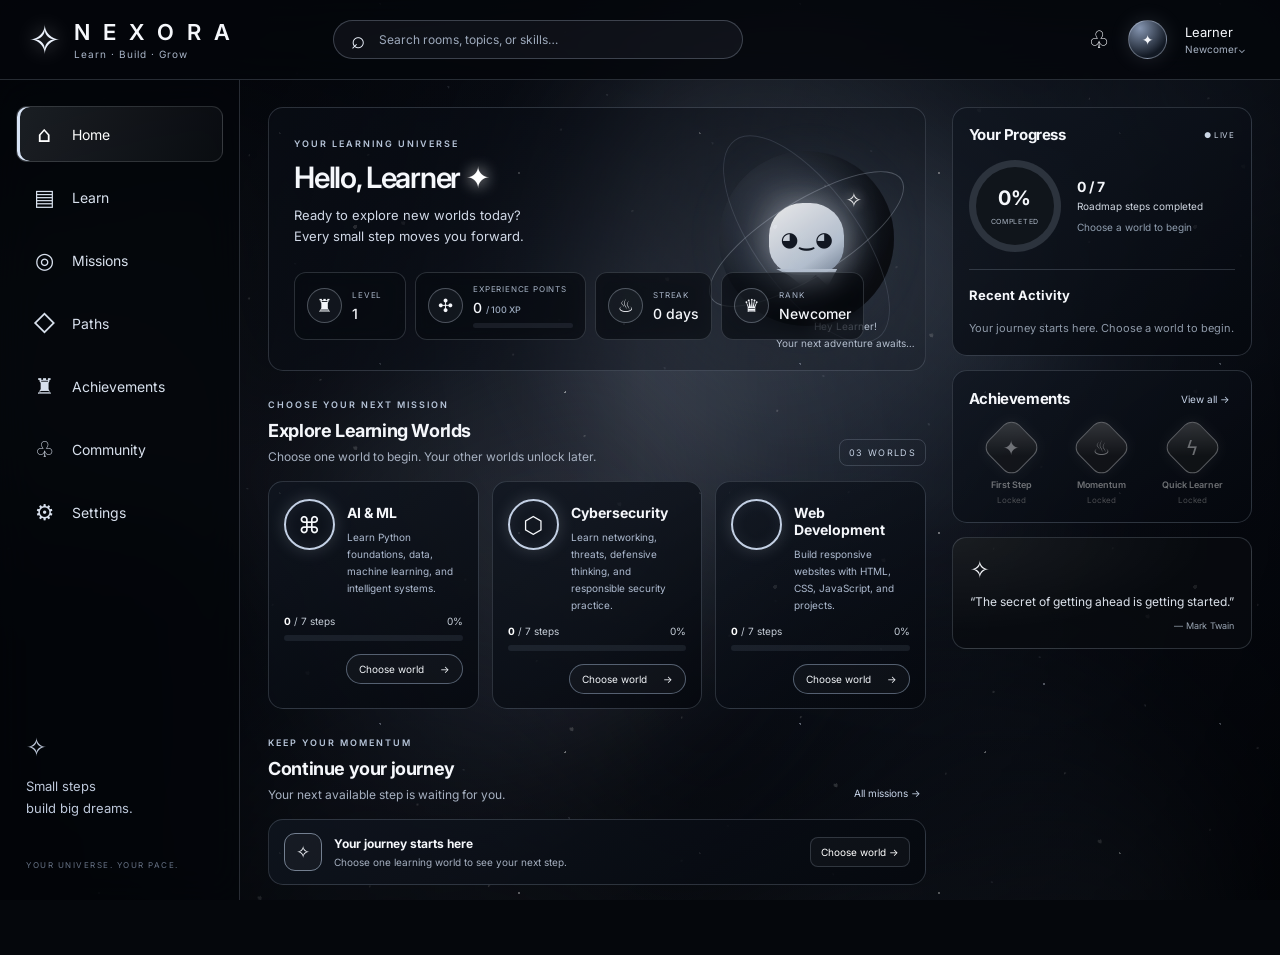
<file: index.html>
<!DOCTYPE html>
<html lang="en">
<head>
<meta charset="UTF-8"><meta name="viewport" content="width=device-width, initial-scale=1.0">
<meta name="theme-color" content="#05070c"><title>NEXORA — Learning Universe</title>
<link rel="preconnect" href="https://fonts.googleapis.com"><link rel="preconnect" href="https://fonts.gstatic.com" crossorigin>
<link href="https://fonts.googleapis.com/css2?family=Inter:wght@400;500;600;700;800&display=swap" rel="stylesheet"><link rel="stylesheet" href="style.css">
</head>
<body>
<div class="space-bg" aria-hidden="true"><div class="nebula nebula-one"></div><div class="nebula nebula-two"></div><div class="nebula nebula-three"></div><div class="starfield"></div><div class="dust"></div></div>
<header class="topbar"><button class="mobile-menu" id="mobileMenu" aria-label="Toggle navigation">☰</button><a class="brand" href="#home"><span class="brand-star">✧</span><span><strong>N E X O R A</strong><small>Learn · Build · Grow</small></span></a><label class="search"><span>⌕</span><input id="searchInput" type="search" placeholder="Search rooms, topics, or skills…" autocomplete="off"></label><div class="top-actions"><button class="icon-button" id="notifications" aria-label="Notifications" title="Notifications">♧</button><span class="avatar">✦</span><button id="profileButton" class="profile-button"><span id="topUsername">Learner</span><small id="topRank">Newcomer⌄</small></button></div></header>
<aside class="sidebar" id="sidebar"><nav aria-label="Main navigation"><button class="nav-link active" data-view="home"><span>⌂</span>Home</button><button class="nav-link" data-view="learn"><span>▤</span>Learn</button><button class="nav-link" data-view="missions"><span>◎</span>Missions</button><button class="nav-link" data-view="paths"><span>◇</span>Paths</button><button class="nav-link" data-view="achievements"><span>♜</span>Achievements</button><button class="nav-link" data-view="community"><span>♧</span>Community</button><button class="nav-link" data-view="settings"><span>⚙</span>Settings</button></nav><div class="sidebar-quote"><span>✧</span><p>Small steps<br>build big dreams.</p></div><div class="sidebar-foot">YOUR UNIVERSE. YOUR PACE.</div></aside>
<main class="app-main">
<section class="view active" id="view-home"><div class="home-grid"><div class="main-column"><section class="welcome panel"><div class="welcome-copy"><p class="eyebrow">YOUR LEARNING UNIVERSE</p><h1>Hello, <span id="greetingName">Learner</span> <span class="shine">✦</span></h1><p class="subheading">Ready to explore new worlds today?<br>Every small step moves you forward.</p><div class="stat-row"><article class="stat-card"><span class="stat-icon">♜</span><div><small>LEVEL</small><strong id="levelValue">1</strong></div></article><article class="stat-card xp-stat"><span class="stat-icon">✣</span><div><small>EXPERIENCE POINTS</small><strong><span id="xpValue">0</span> <em>/ <span id="nextLevelXP">100</span> XP</em></strong><div class="mini-track"><span id="xpBar"></span></div></div></article><article class="stat-card"><span class="stat-icon">♨</span><div><small>STREAK</small><strong><span id="streakValue">0</span> days</strong></div></article><article class="stat-card"><span class="stat-icon">♛</span><div><small>RANK</small><strong id="rankValue">Newcomer</strong></div></article></div></div><div class="ghost-scene" aria-hidden="true"><div class="planet"></div><div class="orbit orbit-one"></div><div class="orbit orbit-two"></div><div class="ghost">◕‿◕<span>✧</span></div><p>Hey <span id="ghostName">Learner</span>!<br>Your next adventure awaits…</p></div></section>
<section class="section-block" id="worlds"><div class="section-heading"><div><p class="eyebrow">CHOOSE YOUR NEXT MISSION</p><h2>Explore Learning Worlds</h2><p>Choose one world to begin. Your other worlds unlock later.</p></div><span class="section-count">03 WORLDS</span></div><div class="world-grid" id="worldGrid"></div></section>
<section class="section-block" id="missionsPreview"><div class="section-heading"><div><p class="eyebrow">KEEP YOUR MOMENTUM</p><h2>Continue your journey</h2><p>Your next available step is waiting for you.</p></div><button class="text-link" data-view="missions">All missions →</button></div><div id="lessonList" class="lesson-list"></div></section>
</div><aside class="right-column"><section class="side-panel"><div class="panel-heading"><h2>Your Progress</h2><span class="live-dot">● LIVE</span></div><div class="completion-wrap"><div class="ring" id="completionRing"><div><strong id="completionPct">0%</strong><small>COMPLETED</small></div></div><div><strong id="completedCount">0 / 7</strong><p>Roadmap steps completed</p><small class="muted" id="selectedWorldText">No world selected</small></div></div><div class="divider"></div><div class="panel-heading"><h3>Recent Activity</h3></div><div id="activityList" class="activity-list"><p class="empty-state">Your journey starts here. Choose a world to begin.</p></div></section><section class="side-panel"><div class="panel-heading"><h2>Achievements</h2><button class="text-link" data-view="achievements">View all →</button></div><div id="achievementPreview" class="achievement-grid"></div></section><div class="quote-panel"><span>✧</span><blockquote>“The secret of getting ahead is getting started.”</blockquote><small>— Mark Twain</small></div></aside></div></section>
<section class="view" id="view-learn"><div class="page-heading"><p class="eyebrow">YOUR LEARNING UNIVERSE</p><h1>Learning Worlds</h1><p>Choose a world to unlock its seven-step roadmap.</p></div><div class="world-grid large-grid" id="learnWorldGrid"></div></section>
<section class="view" id="view-missions"><div class="page-heading"><p class="eyebrow">ONE STEP AT A TIME</p><h1>Missions</h1><p>Continue the selected world or revisit completed lessons.</p></div><div id="missionPageList" class="mission-page-list"></div></section>
<section class="view" id="view-paths"><div class="page-heading"><p class="eyebrow">YOUR ROADMAP</p><h1>Learning Paths</h1><p>A path contains seven numbered steps. Topic names appear after you enter the path.</p></div><div id="pathContent" class="path-content"></div></section>
<section class="view" id="view-achievements"><div class="page-heading"><p class="eyebrow">EVERY MILESTONE COUNTS</p><h1>Achievements</h1><p>These unlock from real activity in this browser profile.</p></div><div id="allAchievements" class="all-achievements"></div></section>
<section class="view" id="view-community"><div class="page-heading"><p class="eyebrow">LEARN TOGETHER</p><h1>Community</h1><p>Community features are a future module. For now, share your progress with your learning team.</p></div><div class="feature-panel"><span class="feature-icon">♧</span><h2>Your learning circle is coming soon</h2><p>This demo has no accounts or shared database yet, so other students cannot see your progress. A real community needs authentication and a backend.</p></div></section>
<section class="view" id="view-settings"><div class="page-heading"><p class="eyebrow">MAKE IT YOURS</p><h1>Settings</h1><p>Personalize your NEXORA profile and manage this demo's progress.</p></div><div class="settings-grid"><section class="side-panel settings-panel"><h2>Profile</h2><label class="field-label" for="usernameInput">Display name</label><div class="name-edit"><input id="usernameInput" maxlength="24" placeholder="Enter your name"><button id="saveName">Save</button></div><p class="tiny-note">Saved in this browser on this device.</p></section><section class="side-panel settings-panel"><h2>Learning access</h2><p id="settingsWorldText">No world selected yet.</p><button id="changeWorld" class="outline-button">Choose / change world</button><p class="tiny-note">This demo stores your choice locally. Production access rules must be enforced by a server.</p></section><section class="side-panel settings-panel"><h2>Reset demo</h2><p>This removes this browser's saved name, selected world, XP, activity, and completed steps.</p><button id="resetProgress" class="danger-button">Reset all demo progress</button></section></div></section>
<section class="view" id="view-roadmap"><button class="back-button" data-view="paths">← Back to paths</button><div class="page-heading roadmap-heading"><p class="eyebrow" id="roadmapEyebrow">YOUR SELECTED WORLD</p><h1 id="roadmapTitle">Roadmap</h1><p>Seven steps. One steady journey. Choose a number to open its access prompt.</p></div><div class="roadmap-shell"><div class="roadmap-line"></div><div id="roadmapNodes" class="roadmap-nodes"></div></div></section>
<section class="view" id="view-python"><button class="back-button" data-view="roadmap">← Back to roadmap</button><div class="python-welcome"><span class="python-orb">⌘</span><p class="eyebrow">ACCESS GRANTED · AI &amp; ML WORLD</p><h1>Welcome to the <span id="pythonWorldTitle">Python</span> World</h1><p id="pythonStepDescription">Your next learning step begins here.</p></div><div class="python-page-grid"><article class="lesson-content panel"><p class="eyebrow">LESSON SPACE</p><h2 id="pythonStepTitle">Python Foundations</h2><p>This is the connection point for your friends' Python lesson page. The current starter includes a placeholder so you can test the flow. Replace this content with your friends' existing Python page when you share their files.</p><div class="lesson-placeholder"><span>⌘</span><h3>Your lesson content goes here</h3><p>Embed or link the existing Python lesson interface, examples, exercises, and quiz here.</p></div><button class="primary-button" id="completeStep">Mark step complete · Earn XP</button></article><aside class="side-panel"><h2>Step details</h2><div class="detail-row"><span>World</span><strong id="detailWorld">AI &amp; ML</strong></div><div class="detail-row"><span>Step</span><strong id="detailStep">1 of 7</strong></div><div class="detail-row"><span>Reward</span><strong id="detailXP">+25 XP</strong></div><p class="tiny-note">Progress updates only when you click the completion button in this demo.</p></aside></div></section>
</main>
<dialog id="passwordDialog" class="modal"><form method="dialog" class="modal-close-form"><button class="modal-close" aria-label="Close">×</button></form><p class="eyebrow">RESTRICTED LEARNING AREA</p><h2 id="passwordTitle">Unlock step</h2><p id="passwordDescription">Enter the access password to continue.</p><form id="passwordForm"><label class="field-label" for="stepPassword">Access password</label><input id="stepPassword" class="password-input" type="password" autocomplete="off" placeholder="Enter password" required><p class="tiny-note">Demo access code: <code>python123</code>. This is only a front-end demo, not secure authentication.</p><p id="passwordError" class="error-message" role="alert"></p><button class="primary-button" type="submit">Unlock step →</button></form></dialog>
<div id="toast" class="toast" role="status" aria-live="polite"></div><script src="script.js"></script></body></html>
</file>
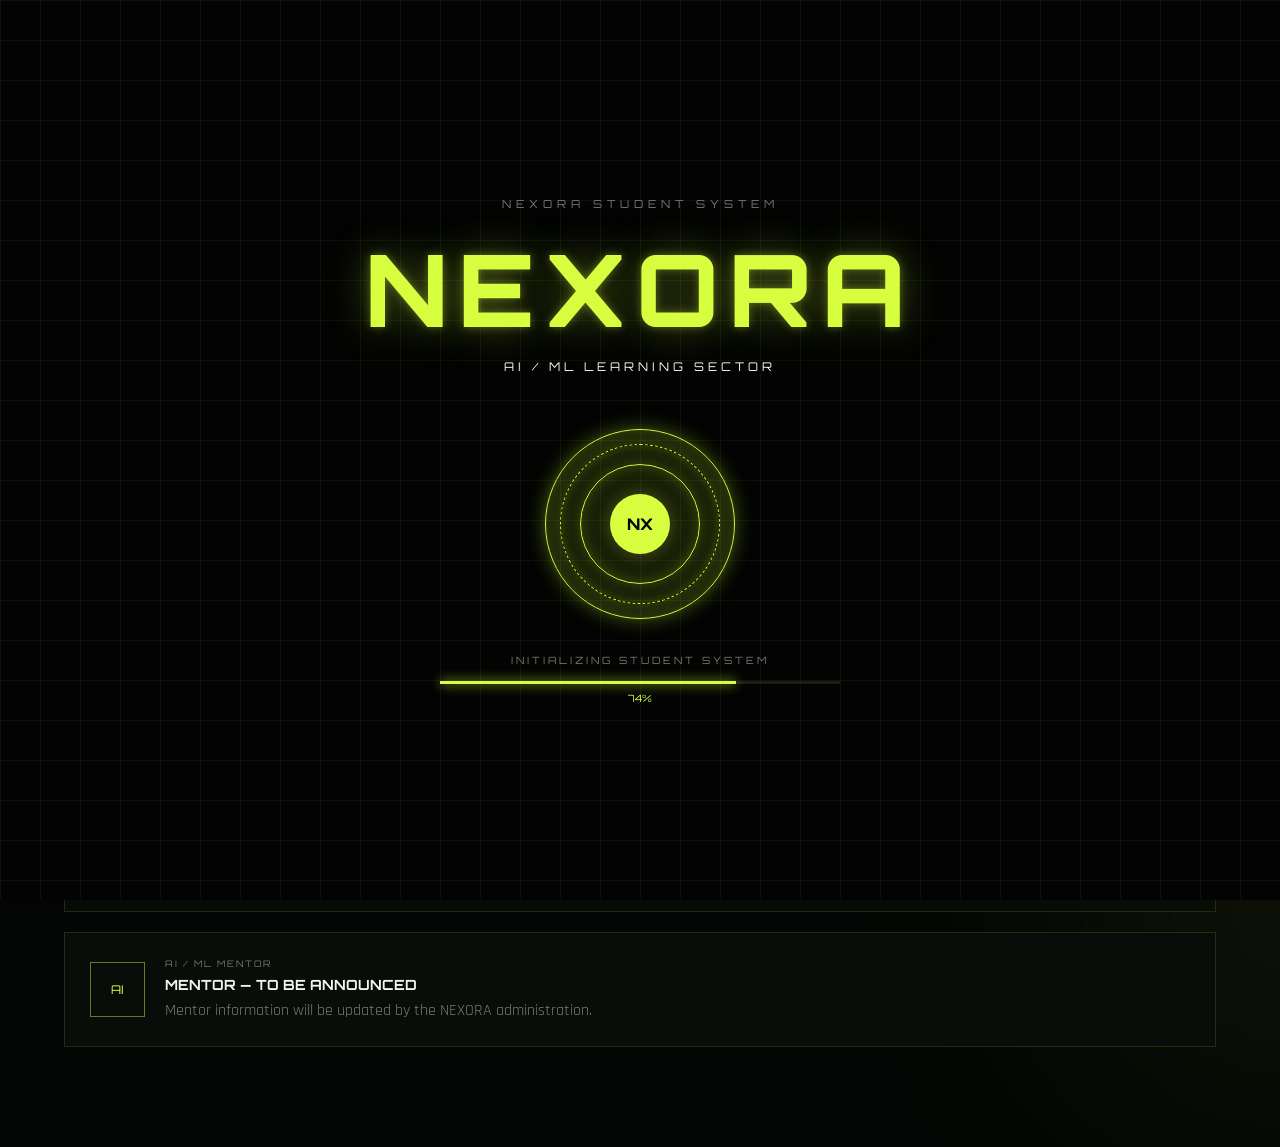
<file: aiml-dashboard.html>
<!DOCTYPE html>
<html lang="en">

<head>
    <meta charset="UTF-8">
    <meta name="viewport" content="width=device-width, initial-scale=1.0">

    <title>NEXORA | AI/ML Dashboard</title>

    <link rel="preconnect" href="https://fonts.googleapis.com">
    <link rel="preconnect" href="https://fonts.gstatic.com" crossorigin>

    <link
        href="https://fonts.googleapis.com/css2?family=Orbitron:wght@400;500;600;700;800&family=Rajdhani:wght@400;500;600;700&display=swap"
        rel="stylesheet">

    <link rel="stylesheet" href="aiml-dashboard.css">
</head>

<body>

    <!-- =====================================================
         BACKGROUND
         ===================================================== -->

    <div class="background-grid"></div>
    <div class="noise"></div>

    <div class="ambient ambient-one"></div>
    <div class="ambient ambient-two"></div>


    <!-- =====================================================
         INTRO SCREEN
         ===================================================== -->

    <section class="intro-screen" id="introScreen">

        <div class="intro-grid"></div>

        <div class="intro-content">

            <div class="intro-small">
                NEXORA STUDENT SYSTEM
            </div>

            <div class="intro-logo">
                NEXORA
            </div>

            <div class="intro-subtitle">
                AI / ML LEARNING SECTOR
            </div>

            <div class="portal">

                <div class="portal-ring ring-one"></div>
                <div class="portal-ring ring-two"></div>
                <div class="portal-ring ring-three"></div>

                <div class="portal-core">
                    NX
                </div>

            </div>

            <div class="boot-text">
                INITIALIZING STUDENT SYSTEM
            </div>

            <div class="boot-bar">
                <div id="bootProgress"></div>
            </div>

            <div class="boot-percent" id="bootPercent">
                0%
            </div>

        </div>

    </section>


    <!-- =====================================================
         NAVBAR
         ===================================================== -->

    <nav class="navbar">

        <div class="brand">

            <div class="brand-symbol">
                NX
            </div>

            <div>
                <div class="brand-name">
                    NEXORA
                </div>

                <div class="brand-tag">
                    STUDENT SYSTEM
                </div>
            </div>

        </div>


        <div class="nav-center">

            <span class="nav-sector">
                SECTOR
            </span>

            <span class="nav-divider">
                /
            </span>

            <span class="nav-current">
                AI / ML
            </span>

        </div>


        <div class="nav-right">

            <div class="xp-display">

                <span class="xp-label">
                    XP
                </span>

                <span id="xpValue">
                    0
                </span>

            </div>

            <button
                class="nav-button"
                onclick="showDashboard()">
                DASHBOARD
            </button>

            <button
                class="nav-button"
                onclick="showProfile()">
                PROFILE
            </button>

        </div>

    </nav>


    <!-- =====================================================
         DASHBOARD PAGE
         ===================================================== -->

    <main id="dashboardPage" class="page active">

        <div class="dashboard-wrapper">

            <div class="section-label">
                NEXORA / STUDENT PORTAL
            </div>


            <section class="hero">

                <div class="hero-content">

                    <div class="system-status">

                        <span class="status-dot"></span>

                        SYSTEM ONLINE

                    </div>

                    <h1>
                        FIND
                        <br>
                        YOUR
                        <br>
                        <span>PATH.</span>
                    </h1>

                    <p>
                        Enter the AI / ML learning sector and build
                        your technical journey level by level.
                    </p>

                    <button
                        class="primary-button"
                        onclick="openAIML()">

                        ENTER AI / ML

                        <span>
                            →
                        </span>

                    </button>

                </div>


                <div class="hud-card">

                    <div class="hud-title">
                        STUDENT SYSTEM
                    </div>

                    <div class="hud-sector">
                        AI / ML
                    </div>

                    <div class="hud-line"></div>

                    <div class="hud-row">

                        <span>
                            LEVELS
                        </span>

                        <strong>
                            10
                        </strong>

                    </div>

                    <div class="hud-row">

                        <span>
                            COMPLETED
                        </span>

                        <strong id="dashboardCompleted">
                            0 / 10
                        </strong>

                    </div>

                    <div class="hud-row">

                        <span>
                            PROGRESS
                        </span>

                        <strong
                            class="green-text"
                            id="dashboardProgress">
                            0%
                        </strong>

                    </div>

                    <div class="hud-row">

                        <span>
                            XP
                        </span>

                        <strong
                            class="green-text"
                            id="dashboardXP">
                            0
                        </strong>

                    </div>

                </div>

            </section>


            <!-- =================================================
                 AI/ML SECTOR CARD
                 ================================================= -->

            <section class="sector-card">

                <div class="sector-card-top">

                    <div>

                        <div class="card-label">
                            ACTIVE SECTOR
                        </div>

                        <h2>
                            Artificial Intelligence /
                            Machine Learning
                        </h2>

                        <p>
                            Your structured AI / ML learning path.
                        </p>

                    </div>

                    <div class="sector-symbol">
                        AI
                    </div>

                </div>


                <div class="sector-card-bottom">

                    <div class="mini-stat">

                        <span>
                            LEVELS
                        </span>

                        <strong>
                            10
                        </strong>

                    </div>

                    <div class="mini-stat">

                        <span>
                            COMPLETED
                        </span>

                        <strong id="sectorCompleted">
                            0
                        </strong>

                    </div>

                    <div class="mini-stat">

                        <span>
                            PROGRESS
                        </span>

                        <strong id="sectorProgress">
                            0%
                        </strong>

                    </div>

                    <button
                        class="outline-button"
                        onclick="openAIML()">

                        OPEN ROADMAP

                    </button>

                </div>

            </section>


            <!-- =================================================
                 MENTOR
                 ================================================= -->

            <section class="mentor-card">

                <div class="mentor-icon">
                    AI
                </div>

                <div class="mentor-info">

                    <div class="card-label">
                        AI / ML MENTOR
                    </div>

                    <h3>
                        MENTOR — TO BE ANNOUNCED
                    </h3>

                    <p>
                        Mentor information will be updated
                        by the NEXORA administration.
                    </p>

                </div>

            </section>

        </div>

    </main>


    <!-- =====================================================
         AI/ML ROADMAP PAGE
         ===================================================== -->

    <main id="aimlPage" class="page">

        <div class="aiml-wrapper">

            <div class="page-heading">

                <div>

                    <div class="section-label">
                        NEXORA / AI / ML
                    </div>

                    <h1>
                        AI / <span>ML</span>
                    </h1>

                    <p>
                        Select a level to reveal its concept.
                        Access requires the level password.
                    </p>

                </div>


                <div class="roadmap-hud">

                    <div>

                        <span>
                            LEVELS
                        </span>

                        <strong>
                            10
                        </strong>

                    </div>

                    <div>

                        <span>
                            COMPLETED
                        </span>

                        <strong id="roadmapCompleted">
                            0
                        </strong>

                    </div>

                    <div>

                        <span>
                            PROGRESS
                        </span>

                        <strong id="roadmapProgress">
                            0%
                        </strong>

                    </div>

                </div>

            </div>


            <!-- =================================================
                 ROADMAP
                 ================================================= -->

            <section class="roadmap-container">

                <div class="roadmap-line"></div>


                <!-- CONNECTORS -->

                <div class="connector connector-1"></div>
                <div class="connector connector-2"></div>
                <div class="connector connector-3"></div>
                <div class="connector connector-4"></div>
                <div class="connector connector-5"></div>
                <div class="connector connector-6"></div>
                <div class="connector connector-7"></div>
                <div class="connector connector-8"></div>
                <div class="connector connector-9"></div>


                <!-- LEVEL 1 -->

                <div class="roadmap-level level-left level-1">

                    <button
                        class="level-circle"
                        onclick="selectLevel(1)">
                        01
                    </button>

                    <div
                        class="level-reveal"
                        id="reveal-1">

                        <div class="reveal-tag">
                            LEVEL 01
                        </div>

                        <h2>
                            Python Foundation
                        </h2>

                        <p>
                            Build the programming foundation
                            required for AI and machine learning.
                        </p>

                        <button
                            onclick="openPassword(1)">
                            ACCESS LEVEL →
                        </button>

                    </div>

                </div>


                <!-- LEVEL 2 -->

                <div class="roadmap-level level-right level-2">

                    <button
                        class="level-circle"
                        onclick="selectLevel(2)">
                        02
                    </button>

                    <div
                        class="level-reveal"
                        id="reveal-2">

                        <div class="reveal-tag">
                            LEVEL 02
                        </div>

                        <h2>
                            Python for AI
                        </h2>

                        <p>
                            Learn Python concepts and libraries
                            used in AI development.
                        </p>

                        <button
                            onclick="openPassword(2)">
                            ACCESS LEVEL →
                        </button>

                    </div>

                </div>


                <!-- LEVEL 3 -->

                <div class="roadmap-level level-left level-3">

                    <button
                        class="level-circle"
                        onclick="selectLevel(3)">
                        03
                    </button>

                    <div
                        class="level-reveal"
                        id="reveal-3">

                        <div class="reveal-tag">
                            LEVEL 03
                        </div>

                        <h2>
                            Mathematics for AI
                        </h2>

                        <p>
                            Explore the mathematical foundations
                            behind AI and machine learning.
                        </p>

                        <button
                            onclick="openPassword(3)">
                            ACCESS LEVEL →
                        </button>

                    </div>

                </div>


                <!-- LEVEL 4 -->

                <div class="roadmap-level level-right level-4">

                    <button
                        class="level-circle"
                        onclick="selectLevel(4)">
                        04
                    </button>

                    <div
                        class="level-reveal"
                        id="reveal-4">

                        <div class="reveal-tag">
                            LEVEL 04
                        </div>

                        <h2>
                            Machine Learning
                        </h2>

                        <p>
                            Understand machine learning concepts,
                            algorithms and workflows.
                        </p>

                        <button
                            onclick="openPassword(4)">
                            ACCESS LEVEL →
                        </button>

                    </div>

                </div>


                <!-- LEVEL 5 -->

                <div class="roadmap-level level-left level-5">

                    <button
                        class="level-circle"
                        onclick="selectLevel(5)">
                        05
                    </button>

                    <div
                        class="level-reveal"
                        id="reveal-5">

                        <div class="reveal-tag">
                            LEVEL 05
                        </div>

                        <h2>
                            Data & Model Training
                        </h2>

                        <p>
                            Learn data preparation, model training
                            and evaluation workflows.
                        </p>

                        <button
                            onclick="openPassword(5)">
                            ACCESS LEVEL →
                        </button>

                    </div>

                </div>


                <!-- LEVEL 6 -->

                <div class="roadmap-level level-right level-6">

                    <button
                        class="level-circle"
                        onclick="selectLevel(6)">
                        06
                    </button>

                    <div
                        class="level-reveal"
                        id="reveal-6">

                        <div class="reveal-tag">
                            LEVEL 06
                        </div>

                        <h2>
                            Deep Learning
                        </h2>

                        <p>
                            Explore neural networks and deep learning
                            architectures.
                        </p>

                        <button
                            onclick="openPassword(6)">
                            ACCESS LEVEL →
                        </button>

                    </div>

                </div>


                <!-- LEVEL 7 -->

                <div class="roadmap-level level-left level-7">

                    <button
                        class="level-circle"
                        onclick="selectLevel(7)">
                        07
                    </button>

                    <div
                        class="level-reveal"
                        id="reveal-7">

                        <div class="reveal-tag">
                            LEVEL 07
                        </div>

                        <h2>
                            Computer Vision
                        </h2>

                        <p>
                            Learn how AI systems understand
                            and process visual information.
                        </p>

                        <button
                            onclick="openPassword(7)">
                            ACCESS LEVEL →
                        </button>

                    </div>

                </div>


                <!-- LEVEL 8 -->

                <div class="roadmap-level level-right level-8">

                    <button
                        class="level-circle"
                        onclick="selectLevel(8)">
                        08
                    </button>

                    <div
                        class="level-reveal"
                        id="reveal-8">

                        <div class="reveal-tag">
                            LEVEL 08
                        </div>

                        <h2>
                            Natural Language Processing
                        </h2>

                        <p>
                            Understand how AI systems process
                            and work with human language.
                        </p>

                        <button
                            onclick="openPassword(8)">
                            ACCESS LEVEL →
                        </button>

                    </div>

                </div>


                <!-- LEVEL 9 -->

                <div class="roadmap-level level-left level-9">

                    <button
                        class="level-circle"
                        onclick="selectLevel(9)">
                        09
                    </button>

                    <div
                        class="level-reveal"
                        id="reveal-9">

                        <div class="reveal-tag">
                            LEVEL 09
                        </div>

                        <h2>
                            Generative AI
                        </h2>

                        <p>
                            Explore modern generative AI systems,
                            models and applications.
                        </p>

                        <button
                            onclick="openPassword(9)">
                            ACCESS LEVEL →
                        </button>

                    </div>

                </div>


                <!-- LEVEL 10 -->

                <div class="roadmap-level level-right level-10">

                    <button
                        class="level-circle"
                        onclick="selectLevel(10)">
                        10
                    </button>

                    <div
                        class="level-reveal"
                        id="reveal-10">

                        <div class="reveal-tag">
                            LEVEL 10
                        </div>

                        <h2>
                            AI Capstone
                        </h2>

                        <p>
                            Bring your AI / ML knowledge together
                            through a final capstone journey.
                        </p>

                        <button
                            onclick="openPassword(10)">
                            ACCESS LEVEL →
                        </button>

                    </div>

                </div>

            </section>

        </div>

    </main>


    <!-- =====================================================
         PROFILE PAGE
         ===================================================== -->

    <main id="profilePage" class="page">

        <div class="profile-wrapper">

            <div class="section-label">
                NEXORA / STUDENT PROFILE
            </div>

            <h1>
                YOUR <span>PROFILE</span>
            </h1>


            <div class="profile-card">

                <div class="profile-avatar" id="profileAvatar">
                    ST
                </div>


                <div class="profile-details">

                    <label for="studentName">
                        STUDENT NAME
                    </label>

                    <input
                        type="text"
                        id="studentName"
                        placeholder="Enter your name">

                    <button
                        class="primary-button"
                        onclick="saveProfile()">
                        SAVE PROFILE
                    </button>

                </div>

            </div>


            <div class="profile-stats">

                <div>

                    <span>
                        COMPLETED LEVELS
                    </span>

                    <strong id="profileCompleted">
                        0 / 10
                    </strong>

                </div>

                <div>

                    <span>
                        PROGRESS
                    </span>

                    <strong id="profileProgress">
                        0%
                    </strong>

                </div>

                <div>

                    <span>
                        TOTAL XP
                    </span>

                    <strong id="profileXP">
                        0
                    </strong>

                </div>

            </div>

        </div>

    </main>


    <!-- =====================================================
         PASSWORD MODAL
         ===================================================== -->

    <div
        class="modal-overlay"
        id="passwordModal">

        <div class="password-modal">

            <button
                class="close-modal"
                onclick="closePassword()">
                ×
            </button>


            <div class="security-icon">
                LOCK
            </div>

            <div class="modal-tag">
                SECURE ACCESS
            </div>

            <h2>
                LEVEL <span id="passwordLevel">01</span>
            </h2>

            <p>
                Enter the password assigned to this
                AI / ML learning level.
            </p>


            <div class="selected-level">

                SELECTED LEVEL:

                <strong id="selectedLevelName">
                    Python Foundation
                </strong>

            </div>


            <input
                type="password"
                id="levelPassword"
                placeholder="ENTER PASSWORD"
                autocomplete="off">


            <button
                class="access-button"
                onclick="verifyPassword()">

                VERIFY & ENTER

            </button>


            <div
                class="password-error"
                id="passwordError">

                ACCESS DENIED

            </div>


            <div class="demo-hint">
                Password access is currently configured
                by the NEXORA system.
            </div>

        </div>

    </div>


    <!-- =====================================================
         SUCCESS MODAL
         ===================================================== -->

    <div
        class="modal-overlay"
        id="successModal">

        <div class="success-modal">

            <button
                class="close-modal"
                onclick="closeSuccess()">
                ×
            </button>


            <div class="success-symbol">
                ✓
            </div>

            <div class="modal-tag">
                ACCESS GRANTED
            </div>

            <h2>
                LEVEL UNLOCKED
            </h2>

            <p id="successMessage">
                Welcome to the learning module.
            </p>

            <button
                class="access-button"
                onclick="enterModule()">

                ENTER MODULE →

            </button>

        </div>

    </div>


    <!-- =====================================================
         TOAST
         ===================================================== -->

    <div
        class="toast"
        id="toast">
    </div>


    <!-- =====================================================
         JAVASCRIPT
         ===================================================== -->

    <script src="aiml-dashboard.js"></script>

</body>

</html>
</file>
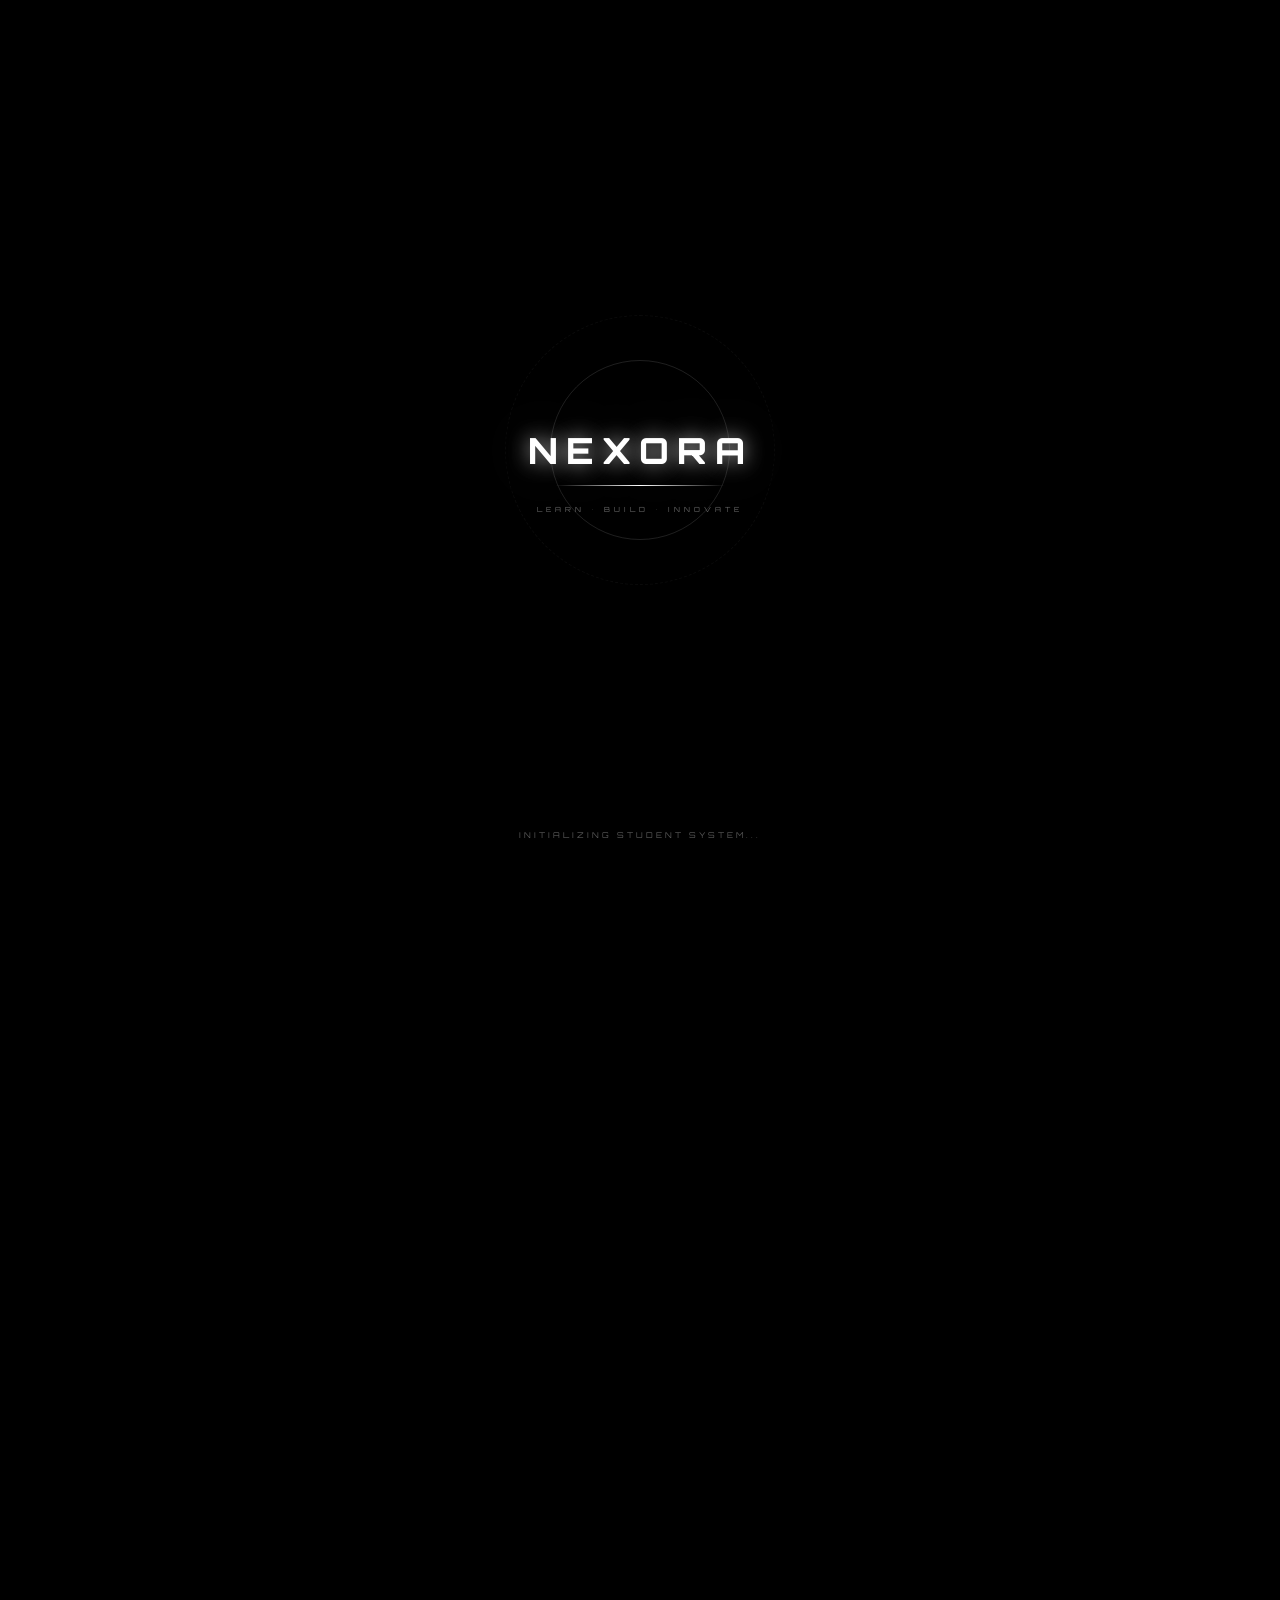
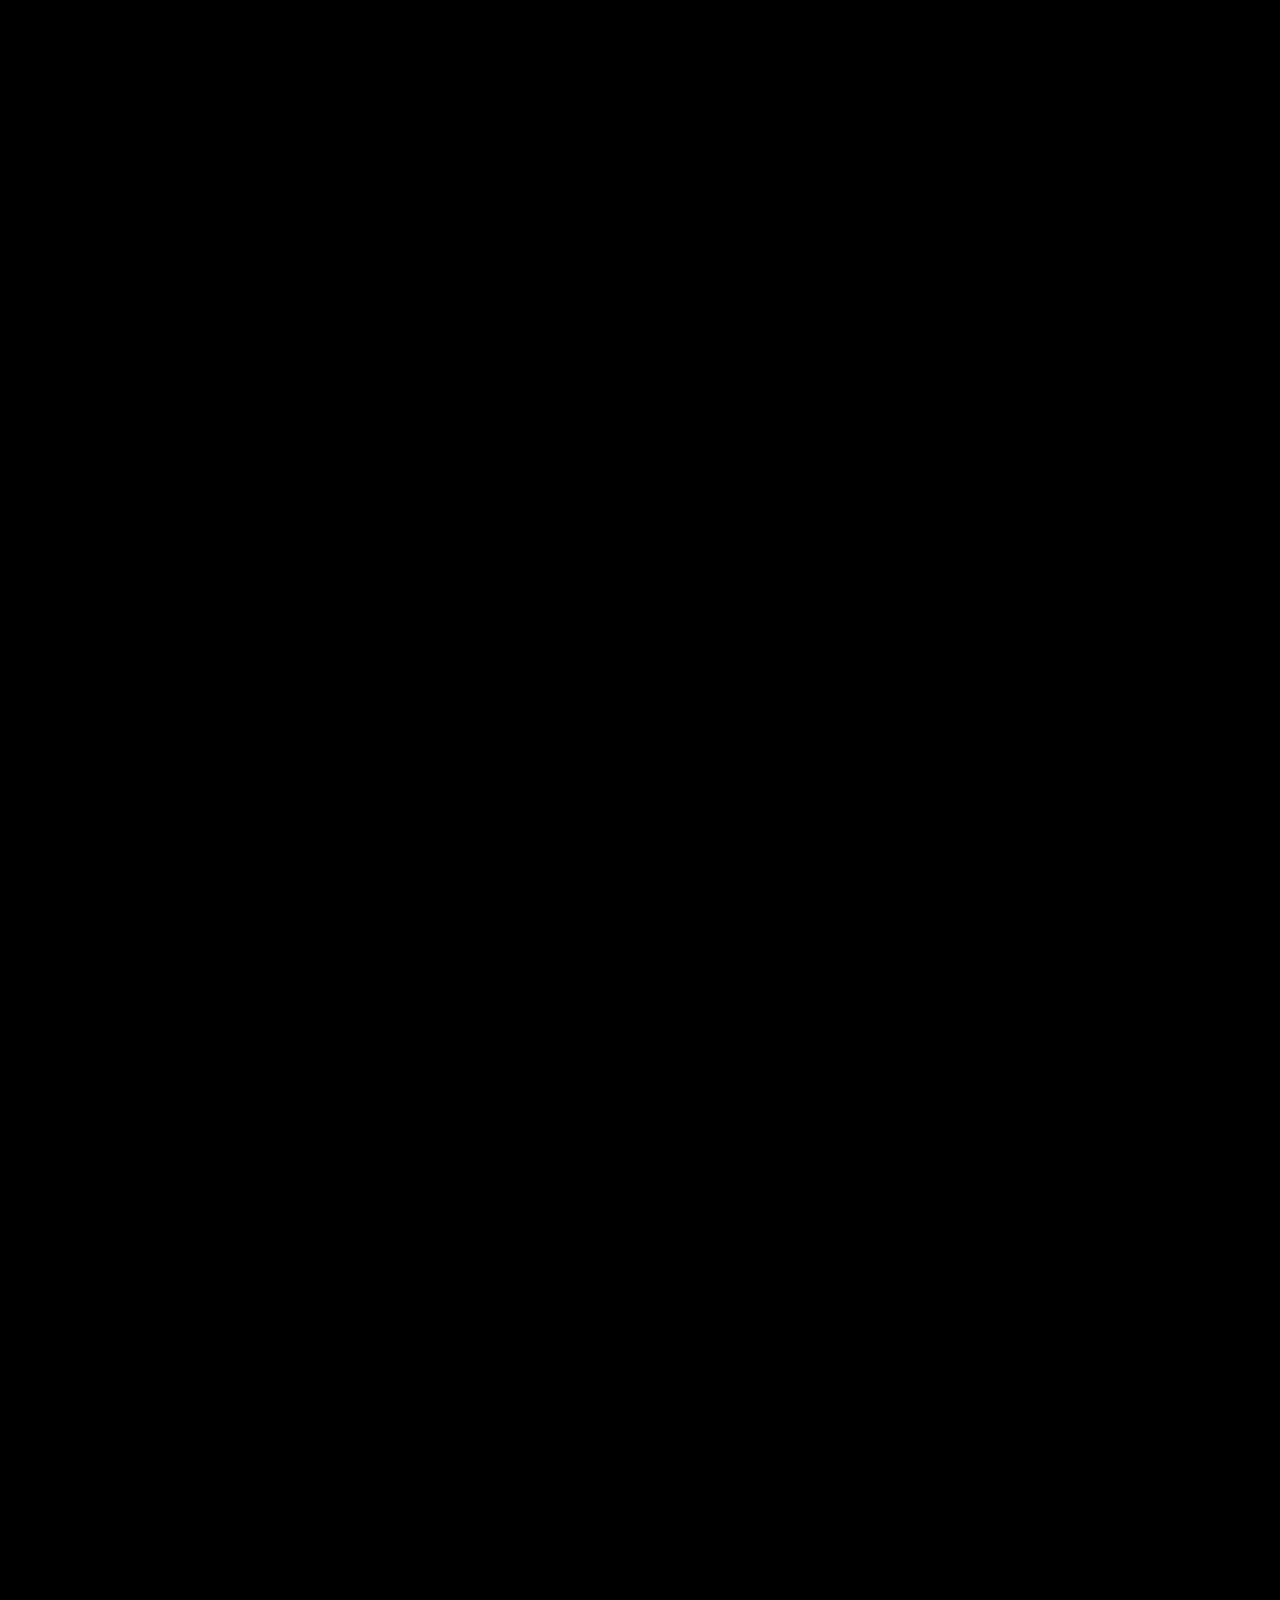
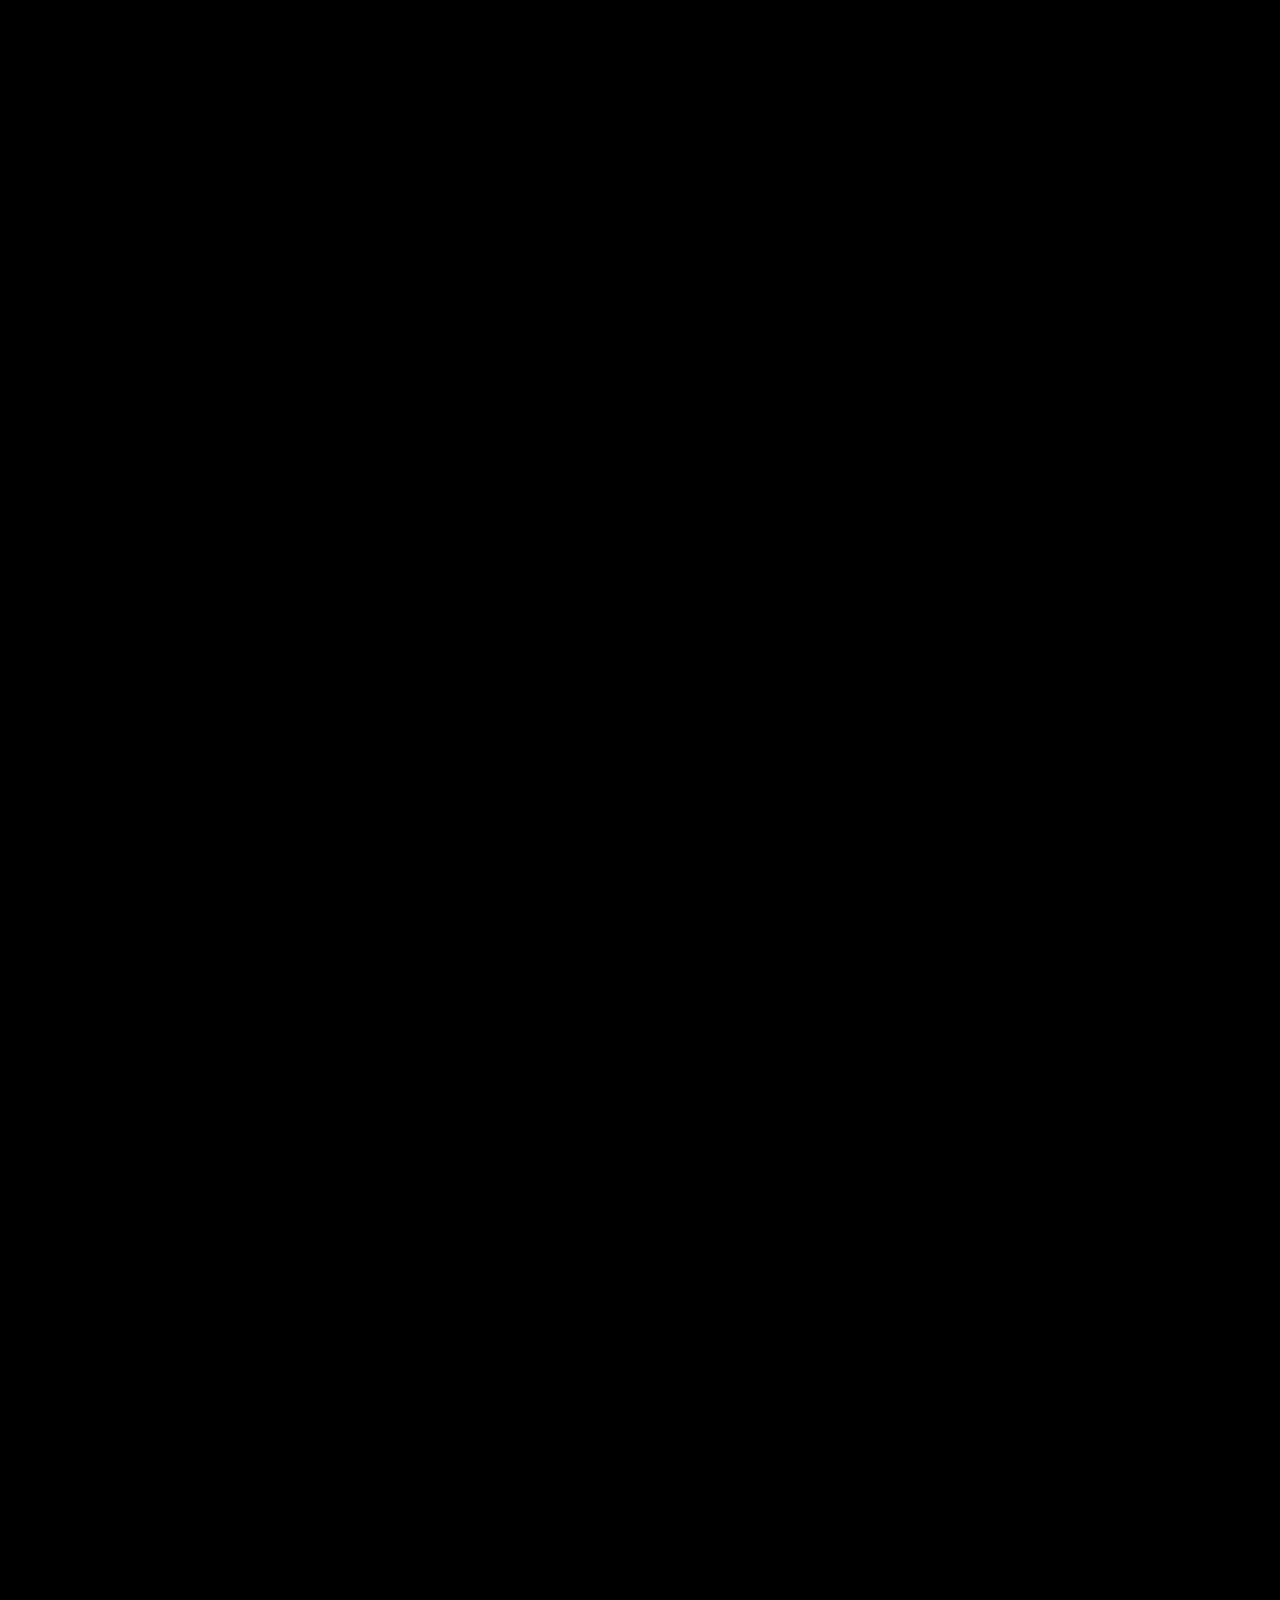
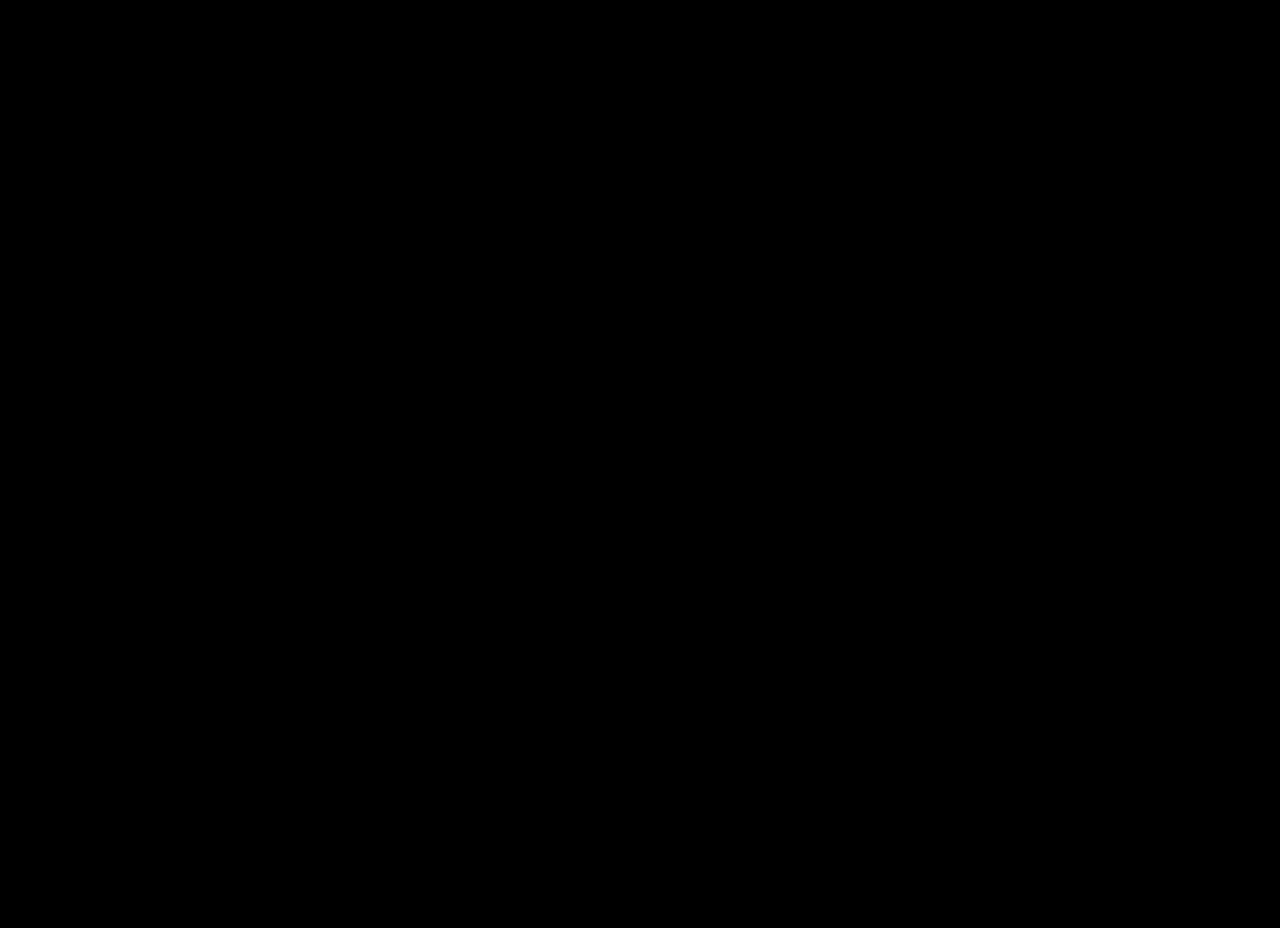
<file: dashbd.html>
<!DOCTYPE html>
<html lang="en">
<head>
    <meta charset="UTF-8">
    <meta name="viewport" content="width=device-width, initial-scale=1.0">

    <title>NEXORA | Student Dashboard</title>

    <link rel="stylesheet" href="dashbd.css">
</head>

<body>

    <!-- =====================================================
         GALAXY BACKGROUND
    ====================================================== -->

    <canvas id="galaxyCanvas"></canvas>

    <div class="space-overlay"></div>

    <div id="shootingStars"></div>


    <!-- =====================================================
         CINEMATIC INTRO
    ====================================================== -->

    <div id="introScreen">

        <div class="intro-stars"></div>

        <div class="intro-core">
            <div class="intro-ring ring-one"></div>
            <div class="intro-ring ring-two"></div>

            <div class="intro-logo">
                NEXORA
            </div>

            <div class="intro-line"></div>

            <div class="intro-tagline">
                LEARN • BUILD • INNOVATE
            </div>
        </div>

        <div class="intro-status">
            INITIALIZING STUDENT SYSTEM...
        </div>

    </div>


    <!-- =====================================================
         APP
    ====================================================== -->

    <div id="app" class="app hidden">


        <!-- =================================================
             NAVIGATION
        ================================================== -->

        <header class="topbar">

            <div class="brand">
                <div class="brand-mark">NX</div>

                <div>
                    <div class="brand-name">NEXORA</div>
                    <div class="brand-sub">STUDENT SYSTEM</div>
                </div>
            </div>


            <nav class="main-nav">

                <button class="nav-link active" data-target="home">
                    HOME
                </button>

                <button class="nav-link" data-target="learning">
                    LEARN
                </button>

                <button class="nav-link" data-target="quizzes">
                    QUIZZES
                </button>

                <button class="nav-link" data-target="projects">
                    PROJECTS
                </button>

                <button class="nav-link" data-target="achievements">
                    ACHIEVEMENTS
                </button>

                <button class="nav-link" data-target="community">
                    COMMUNITY
                </button>

            </nav>


            <div class="nav-actions">

                <button class="icon-button" id="notificationBtn">
                    ◇
                    <span class="notification-dot"></span>
                </button>

                <button class="profile-mini" id="profileNavBtn">
                    <span id="navAvatar">S</span>
                </button>

                <button class="icon-button" id="settingsBtn">
                    ⚙
                </button>

                <button class="logout-button" id="logoutBtn">
                    LOGOUT
                </button>

            </div>


            <button class="mobile-menu-button" id="mobileMenuButton">
                ☰
            </button>

        </header>


        <!-- MOBILE NAV -->

        <div class="mobile-nav" id="mobileNav">

            <button data-target="home">HOME</button>
            <button data-target="learning">LEARN</button>
            <button data-target="quizzes">QUIZZES</button>
            <button data-target="projects">PROJECTS</button>
            <button data-target="achievements">ACHIEVEMENTS</button>
            <button data-target="community">COMMUNITY</button>

        </div>


        <!-- =================================================
             MAIN
        ================================================== -->

        <main class="dashboard-container">


            <!-- =================================================
                 HOME
            ================================================== -->

            <section id="home" class="dashboard-section">


                <!-- WELCOME -->

                <div class="welcome-section reveal">

                    <div>

                        <div class="system-label">
                            NEXORA // STUDENT OPERATING SYSTEM
                        </div>

                        <h1>
                            WELCOME BACK,
                            <span id="welcomeName">SIDRAH</span>
                        </h1>

                        <p>
                            Explore your six learning domains.
                            Learn, build and practice.
                        </p>

                    </div>


                    <div class="welcome-date">

                        <span id="currentDate">
                            SYSTEM DATE
                        </span>

                        <strong id="currentTime">
                            00:00:00
                        </strong>

                    </div>

                </div>


                <!-- PROFILE + LEARNING -->

                <div class="profile-grid reveal">


                    <article class="profile-card glass-card">

                        <div class="card-topline">

                            <span>01 // IDENTITY</span>

                            <button id="editProfileBtn" class="text-button">
                                EDIT
                            </button>

                        </div>


                        <div class="profile-main">

                            <div class="avatar-large" id="profileAvatar">
                                S
                            </div>

                            <div class="profile-info">

                                <h2 id="profileName">
                                    Yejjipurapu Vasavi
                                </h2>

                                <span id="profileUsername">
                                    @sid
                                </span>

                                <p>
                                    Computer Science Engineering
                                </p>

                                <small>
                                    NEXORA STUDENT
                                </small>

                            </div>

                        </div>


                        <div class="profile-stats">

                            <div>
                                <span>STREAK</span>
                                <strong id="streakValue">12</strong>
                                <small>DAYS</small>
                            </div>

                            <div>
                                <span>COURSES</span>
                                <strong id="coursesValue">8</strong>
                                <small>DONE</small>
                            </div>

                            <div>
                                <span>PROJECTS</span>
                                <strong id="projectsValue">4</strong>
                                <small>DONE</small>
                            </div>

                        </div>

                    </article>


                    <!-- LEARNING STATUS -->

                    <article class="xp-card glass-card">

                        <div class="card-topline">
                            <span>02 // LEARNING SYSTEM</span>
                            <span>ACTIVE</span>
                        </div>

                        <div class="level-header">
                            <div>
                                <small>CURRENT FOCUS</small>
                                <strong>6 LEARNING DOMAINS</strong>
                            </div>

                            <div class="xp-total">
                                <strong>6</strong>
                                <span>TOPICS</span>
                            </div>
                        </div>

                        <div class="learning-details">
                            AI • CYBER SECURITY • WEB • DATA • CLOUD • APP DEVELOPMENT
                        </div>

                    </article>


                <!-- LEARNING DOMAINS -->

                <div class="today-grid reveal">

                    <article class="today-card glass-card">
                        <div class="card-topline">
                            <span>03 // LEARNING DOMAINS</span>
                            <span>NO FAKE PROGRESS</span>
                        </div>

                        <div class="progress-row">
                            <div class="progress-info">
                                <span>ARTIFICIAL INTELLIGENCE</span>
                                <strong>01</strong>
                            </div>
                        </div>

                        <div class="progress-row">
                            <div class="progress-info">
                                <span>CYBER SECURITY</span>
                                <strong>02</strong>
                            </div>
                        </div>

                        <div class="progress-row">
                            <div class="progress-info">
                                <span>WEB DEVELOPMENT</span>
                                <strong>03</strong>
                            </div>
                        </div>

                    </article>

                    <article class="coins-card glass-card">
                        <div class="card-topline">
                            <span>04 // LEARNING DOMAINS</span>
                            <span>CONTINUED</span>
                        </div>

                        <div class="coin-number">
                            <span>04</span>
                            <strong>06</strong>
                        </div>

                        <p>
                            Data Science • Cloud Computing • App Development
                        </p>

                        <div class="coin-source">
                            LEARN • BUILD • PRACTICE
                        </div>
                    </article>

                </div>


                <!-- FEATURED LEARNING -->

                <article class="continue-card glass-card reveal">

                    <div class="continue-left">
                        <div class="system-label">
                            FEATURED LEARNING DOMAIN
                        </div>

                        <h2>
                            Artificial Intelligence
                        </h2>

                        <p>
                            Explore AI concepts, intelligent systems, machine learning fundamentals and practical problem solving.
                        </p>

                        <button
                            class="primary-button"
                            data-target="learning"
                        >
                            EXPLORE LEARNING
                            <span>→</span>
                        </button>
                    </div>

                    <div class="continue-visual">
                        <div class="orbit orbit-one"></div>
                        <div class="orbit orbit-two"></div>
                        <div class="orbit-core">AI</div>
                    </div>

                </article>

            </section>


            <!-- =================================================
                 LEARNING
            ================================================== -->

            <section id="learning" class="dashboard-section">

                <div class="section-heading reveal">

                    <div>
                        <span>05 // LEARNING SYSTEM</span>

                        <h2>
                            MY LEARNING
                        </h2>

                        <p>
                            Build your skills one chapter at a time.
                        </p>
                    </div>

                </div>


                <div class="learning-grid">

                    <article class="learning-card glass-card reveal">
                        <div class="learning-icon">AI</div>
                        <div class="learning-title"><div><span>01</span><h3>Artificial Intelligence</h3></div></div>
                        <div class="learning-details">Intelligent systems • Machine Learning • Generative AI</div>
                        <button class="secondary-button" data-learning="Artificial Intelligence">EXPLORE</button>
                    </article>

                    <article class="learning-card glass-card reveal">
                        <div class="learning-icon">CY</div>
                        <div class="learning-title"><div><span>02</span><h3>Cyber Security</h3></div></div>
                        <div class="learning-details">Security fundamentals • Networks • Threat awareness</div>
                        <button class="secondary-button" data-learning="Cyber Security">EXPLORE</button>
                    </article>

                    <article class="learning-card glass-card reveal">
                        <div class="learning-icon">&lt;/&gt;</div>
                        <div class="learning-title"><div><span>03</span><h3>Web Development</h3></div></div>
                        <div class="learning-details">HTML • CSS • JavaScript • Web applications</div>
                        <button class="secondary-button" data-learning="Web Development">EXPLORE</button>
                    </article>

                    <article class="learning-card glass-card reveal">
                        <div class="learning-icon">DS</div>
                        <div class="learning-title"><div><span>04</span><h3>Data Science</h3></div></div>
                        <div class="learning-details">Data analysis • Visualization • Statistics • Python</div>
                        <button class="secondary-button" data-learning="Data Science">EXPLORE</button>
                    </article>

                    <article class="learning-card glass-card reveal">
                        <div class="learning-icon">CL</div>
                        <div class="learning-title"><div><span>05</span><h3>Cloud Computing</h3></div></div>
                        <div class="learning-details">Cloud fundamentals • Storage • Compute • Services</div>
                        <button class="secondary-button" data-learning="Cloud Computing">EXPLORE</button>
                    </article>

                    <article class="learning-card glass-card reveal">
                        <div class="learning-icon">AP</div>
                        <div class="learning-title"><div><span>06</span><h3>App Development</h3></div></div>
                        <div class="learning-details">Application design • Mobile concepts • User experience</div>
                        <button class="secondary-button" data-learning="App Development">EXPLORE</button>
                    </article>

                </div>

            </section>


            <!-- =================================================
                 QUIZZES
            ================================================== -->

            <section id="quizzes" class="dashboard-section">

                <div class="section-heading reveal">

                    <div>
                        <span>06 // KNOWLEDGE ENGINE</span>

                        <h2>
                            NEXORA QUIZ CENTER
                        </h2>

                        <p>
                            Test what you learned. Practice your knowledge.
                        </p>
                    </div>

                </div>


                <!-- DAILY QUIZ -->

                <article class="daily-quiz glass-card reveal">

                    <div class="daily-quiz-info">

                        <span class="system-label">
                            DAILY QUIZ
                        </span>

                        <h2>
                            Test what you learned today.
                        </h2>

                        <p>
                            A quick knowledge challenge designed
                            to keep your learning streak alive.
                        </p>

                        <div class="quiz-meta">

                            <span>10 QUESTIONS</span>
                            <span>MEDIUM</span>
                            <span>KNOWLEDGE CHECK</span>

                        </div>

                    </div>


                    <button
                        class="primary-button quiz-start"
                        data-quiz="daily"
                    >
                        START QUIZ
                        <span>→</span>
                    </button>

                </article>


                <!-- EXTRA CHALLENGES -->

                <div class="sub-heading">
                    EXTRA CHALLENGES
                </div>


                <div class="quiz-grid">


                    <article class="quiz-card glass-card">

                        <span>01</span>

                        <h3>Quick Quiz</h3>

                        <p>
                            5 questions
                        </p>

                        <div class="quiz-card-bottom">
                            <strong>KNOWLEDGE</strong>

                            <button
                                class="small-button"
                                data-quiz="quick"
                            >
                                START
                            </button>
                        </div>

                    </article>


                    <article class="quiz-card glass-card">

                        <span>02</span>

                        <h3>Brain Challenge</h3>

                        <p>
                            10 questions
                        </p>

                        <div class="quiz-card-bottom">
                            <strong>KNOWLEDGE</strong>

                            <button
                                class="small-button"
                                data-quiz="brain"
                            >
                                START
                            </button>
                        </div>

                    </article>


                    <article class="quiz-card glass-card">

                        <span>03</span>

                        <h3>Coding Quiz</h3>

                        <p>
                            Programming questions
                        </p>

                        <div class="quiz-card-bottom">
                            <strong>KNOWLEDGE</strong>

                            <button
                                class="small-button"
                                data-quiz="coding"
                            >
                                START
                            </button>
                        </div>

                    </article>


                    <article class="quiz-card glass-card">

                        <span>04</span>

                        <h3>Cyber Challenge</h3>

                        <p>
                            Cybersecurity questions
                        </p>

                        <div class="quiz-card-bottom">
                            <strong>KNOWLEDGE</strong>

                            <button
                                class="small-button"
                                data-quiz="cyber"
                            >
                                START
                            </button>
                        </div>

                    </article>


                    <article class="quiz-card glass-card">

                        <span>05</span>

                        <h3>AI Challenge</h3>

                        <p>
                            AI / ML questions
                        </p>

                        <div class="quiz-card-bottom">
                            <strong>KNOWLEDGE</strong>

                            <button
                                class="small-button"
                                data-quiz="ai"
                            >
                                START
                            </button>
                        </div>

                    </article>


                    <article class="quiz-card glass-card">

                        <span>06</span>

                        <h3>Random Challenge</h3>

                        <p>
                            Mixed questions
                        </p>

                        <div class="quiz-card-bottom">
                            <strong>KNOWLEDGE</strong>

                            <button
                                class="small-button"
                                data-quiz="random"
                            >
                                START
                            </button>
                        </div>

                    </article>

                </div>


                <!-- QUIZ STATISTICS -->

                <div class="quiz-stat-grid">

                    <article class="stats-card glass-card">

                        <div class="card-topline">
                            <span>07 // PERFORMANCE</span>
                            <span>QUIZ PERFORMANCE</span>
                        </div>

                        <div class="stat-numbers">

                            <div>
                                <strong id="quizzesCompleted">0</strong>
                                <span>QUIZZES</span>
                            </div>

                            <div>
                                <strong id="averageScore">0%</strong>
                                <span>AVERAGE</span>
                            </div>

                            <div>
                                <strong id="bestScore">0%</strong>
                                <span>BEST</span>
                            </div>

                            <div>
                                <strong id="questionsSolved">0</strong>
                                <span>QUESTIONS</span>
                            </div>

                            <div>
                                <strong id="correctAnswers">0</strong>
                                <span>CORRECT</span>
                            </div>

                            <div>
                                <strong id="accuracy">0%</strong>
                                <span>ACCURACY</span>
                            </div>

                        </div>

                    </article>


                    <!-- STREAK -->

                    <article class="streak-card glass-card">

                        <div class="card-topline">
                            <span>08 // CONSISTENCY</span>
                            <span>LEARNING STREAK</span>
                        </div>

                        <div class="streak-number">
                            <strong id="streakBig">
                                12
                            </strong>

                            <span>
                                DAYS
                            </span>
                        </div>

                        <p>
                            Keep your streak alive.
                        </p>


                        <div class="week">

                            <div class="day"><span>MON</span><b>○</b></div>
                            <div class="day"><span>TUE</span><b>○</b></div>
                            <div class="day"><span>WED</span><b>○</b></div>
                            <div class="day"><span>THU</span><b>○</b></div>
                            <div class="day"><span>FRI</span><b>○</b></div>
                            <div class="day"><span>SAT</span><b>○</b></div>
                            <div class="day"><span>SUN</span><b>○</b></div>

                        </div>

                    </article>

                </div>

            </section>


            <!-- =================================================
                 ACHIEVEMENTS
            ================================================== -->

            <section id="achievements" class="dashboard-section">

                <div class="section-heading reveal">

                    <div>
                        <span>09 // PROGRESSION</span>

                        <h2>
                            ACHIEVEMENTS
                        </h2>

                        <p>
                            Every milestone becomes part of your story.
                        </p>
                    </div>

                </div>


                <div class="achievement-grid" id="achievementGrid">


                    <article
                        class="achievement-card"
                        data-achievement="quiz"
                    >
                        <div class="achievement-icon">01</div>
                        <h3>First Quiz</h3>
                        <p>Complete your first quiz.</p>
                    </article>


                    <article
                        class="achievement-card"
                        data-achievement="streak"
                    >
                        <div class="achievement-icon">02</div>
                        <h3>7 Day Streak</h3>
                        <p>Maintain a seven-day streak.</p>
                    </article>


                    <article
                        class="achievement-card"
                        data-achievement="tenquiz"
                    >
                        <div class="achievement-icon">03</div>
                        <h3>10 Quizzes</h3>
                        <p>Complete ten quizzes.</p>
                    </article>


                    <article
                        class="achievement-card"
                        data-achievement="project"
                    >
                        <div class="achievement-icon">04</div>
                        <h3>First Project</h3>
                        <p>Build your first project.</p>
                    </article>

                </div>

            </section>


            <!-- =================================================
                 PROJECTS
            ================================================== -->

            <section id="projects" class="dashboard-section">

                <div class="section-heading reveal">

                    <div>
                        <span>10 // BUILD SYSTEM</span>

                        <h2>
                            PROJECT TRACKS
                        </h2>

                        <p>
                            Turn what you learn into something real.
                        </p>
                    </div>

                    <button
                        class="secondary-button"
                        id="newProjectBtn"
                    >
                        + NEW PROJECT
                    </button>

                </div>


                <div class="project-grid">

                    <article class="project-card glass-card">
                        <div class="project-number">PROJECT TRACK 01</div>
                        <h3>AI Document Intelligence</h3>
                        <span>ARTIFICIAL INTELLIGENCE</span>
                        <p>Build a system that classifies, summarizes or answers questions from documents.</p>
                    </article>

                    <article class="project-card glass-card">
                        <div class="project-number">PROJECT TRACK 02</div>
                        <h3>PhishLens</h3>
                        <span>CYBER SECURITY</span>
                        <p>Analyze suspicious emails and identify potential phishing indicators.</p>
                    </article>

                    <article class="project-card glass-card">
                        <div class="project-number">PROJECT TRACK 03</div>
                        <h3>Interactive Web Portal</h3>
                        <span>WEB DEVELOPMENT</span>
                        <p>Create a responsive web application with structured pages, forms and client-side interactions.</p>
                    </article>

                    <article class="project-card glass-card">
                        <div class="project-number">PROJECT TRACK 04</div>
                        <h3>Student Performance Analytics</h3>
                        <span>DATA SCIENCE</span>
                        <p>Analyze student data and present useful trends through tables and visualizations.</p>
                    </article>

                    <article class="project-card glass-card">
                        <div class="project-number">PROJECT TRACK 05</div>
                        <h3>Cloud File Workspace</h3>
                        <span>CLOUD COMPUTING</span>
                        <p>Design a cloud-based workspace for storing, organizing and accessing files.</p>
                    </article>

                    <article class="project-card glass-card">
                        <div class="project-number">PROJECT TRACK 06</div>
                        <h3>Campus Companion App</h3>
                        <span>APP DEVELOPMENT</span>
                        <p>Design a student-focused mobile application for schedules, tasks and campus information.</p>
                    </article>

                </div>

            </section>


            <!-- =================================================
                 AI
            ================================================== -->

            <section id="community" class="dashboard-section">

                <div class="section-heading reveal">

                    <div>
                        <span>11 // INTELLIGENCE</span>

                        <h2>
                            NEXORA AI
                        </h2>

                        <p>
                            Your learning companion is ready.
                        </p>
                    </div>

                </div>


                <article class="ai-card glass-card reveal">

                    <div class="ai-visual">

                        <div class="ai-orbit orbit-a"></div>
                        <div class="ai-orbit orbit-b"></div>
                        <div class="ai-orbit orbit-c"></div>

                        <div class="ai-core">

                            <div class="ai-core-inner">
                                NX
                            </div>

                        </div>

                    </div>


                    <div class="ai-content">

                        <span class="system-label">
                            NEXORA AI // ONLINE
                        </span>

                        <h2>
                            Your learning companion
                            is ready.
                        </h2>

                        <p>
                            Ask questions, understand difficult
                            topics, debug your code and plan your
                            next learning step.
                        </p>


                        <div class="ai-actions">

                            <button
                                class="primary-button ai-button"
                                data-ai="ASK NEXORA AI"
                            >
                                ASK NEXORA AI
                            </button>

                            <button
                                class="secondary-button ai-button"
                                data-ai="GET STUDY HELP"
                            >
                                GET STUDY HELP
                            </button>

                            <button
                                class="secondary-button ai-button"
                                data-ai="EXPLAIN THIS"
                            >
                                EXPLAIN THIS
                            </button>

                            <button
                                class="secondary-button ai-button"
                                data-ai="DEBUG MY CODE"
                            >
                                DEBUG MY CODE
                            </button>

                        </div>

                        <div
                            class="ai-response"
                            id="aiResponse"
                        >
                            NEXORA AI IS WAITING...
                        </div>

                    </div>

                </article>


                <!-- RECENT ACTIVITY -->

                <div class="activity-grid">

                    <article class="activity-card glass-card">

                        <div class="card-topline">
                            <span>12 // TIMELINE</span>
                            <span>RECENT ACTIVITY</span>
                        </div>


                        <div class="timeline">

                            <div class="timeline-item">
                                <span>•</span>
                                <div>
                                    <strong>No activity recorded yet.</strong>
                                    <small>Start learning to build your real activity history.</small>
                                </div>
                            </div>

                        </div>

                    </article>

                </div>

            </section>

        </main>


        <!-- =================================================
             FOOTER
        ================================================== -->

        <footer class="dashboard-footer">

            <span>
                NEXORA
            </span>

            <span>
                LEARN • BUILD • INNOVATE
            </span>

            <span>
                STUDENT SYSTEM ONLINE
            </span>

        </footer>

    </div>


    <!-- =====================================================
         QUIZ MODAL
    ====================================================== -->

    <div class="modal-overlay" id="quizModal">

        <div class="quiz-modal">

            <button class="modal-close" id="closeQuiz">
                ×
            </button>

            <div class="quiz-header">

                <span id="quizCategory">
                    NEXORA QUIZ
                </span>

                <strong id="quizProgress">
                    01 / 05
                </strong>

            </div>


            <div class="quiz-question">

                <span id="quizQuestionNumber">
                    QUESTION 01
                </span>

                <h2 id="quizQuestion">
                    Loading question...
                </h2>

            </div>


            <div
                class="quiz-options"
                id="quizOptions"
            ></div>


            <div class="quiz-footer">

                <span id="quizXpReward">
                    KNOWLEDGE CHECK
                </span>

                <button
                    class="primary-button"
                    id="nextQuestion"
                    disabled
                >
                    NEXT
                    <span>→</span>
                </button>

            </div>

        </div>

    </div>


    <!-- =====================================================
         QUIZ RESULT
    ====================================================== -->

    <div class="modal-overlay" id="resultModal">

        <div class="result-modal">

            <div class="result-icon">
                NX
            </div>

            <span>
                QUIZ COMPLETE
            </span>

            <h2 id="resultScore">
                --
            </h2>

            <p id="resultText">
                Great work.
            </p>

            <div class="result-stats">

                <div>
                    <strong id="resultCorrect">
                        --
                    </strong>

                    <span>
                        CORRECT
                    </span>
                </div>

                <div>
                    <strong id="resultQuestions">
                        --
                    </strong>

                    <span>
                        QUESTIONS
                    </span>
                </div>

                <div>
                    <strong id="resultXp">
                        CHECKED
                    </strong>

                    <span>
                        RESULT
                    </span>
                </div>

            </div>

            <button
                class="primary-button"
                id="closeResult"
            >
                CONTINUE
            </button>

        </div>

    </div>


    <!-- =====================================================
         PROFILE MODAL
    ====================================================== -->

    <div class="modal-overlay" id="profileModal">

        <div class="edit-modal">

            <button class="modal-close" id="closeProfile">
                ×
            </button>

            <span>
                NEXORA // PROFILE EDITOR
            </span>

            <h2>
                Edit Profile
            </h2>

            <label>
                NAME

                <input
                    type="text"
                    id="editName"
                    placeholder="Your name"
                >
            </label>

            <label>
                USERNAME

                <input
                    type="text"
                    id="editUsername"
                    placeholder="@username"
                >
            </label>

            <button
                class="primary-button"
                id="saveProfile"
            >
                SAVE PROFILE
            </button>

        </div>

    </div>


    <!-- =====================================================
         TOAST
    ====================================================== -->

    <div id="toast"></div>


    <script src="dashbd.js"></script>

</body>
</html>
</file>
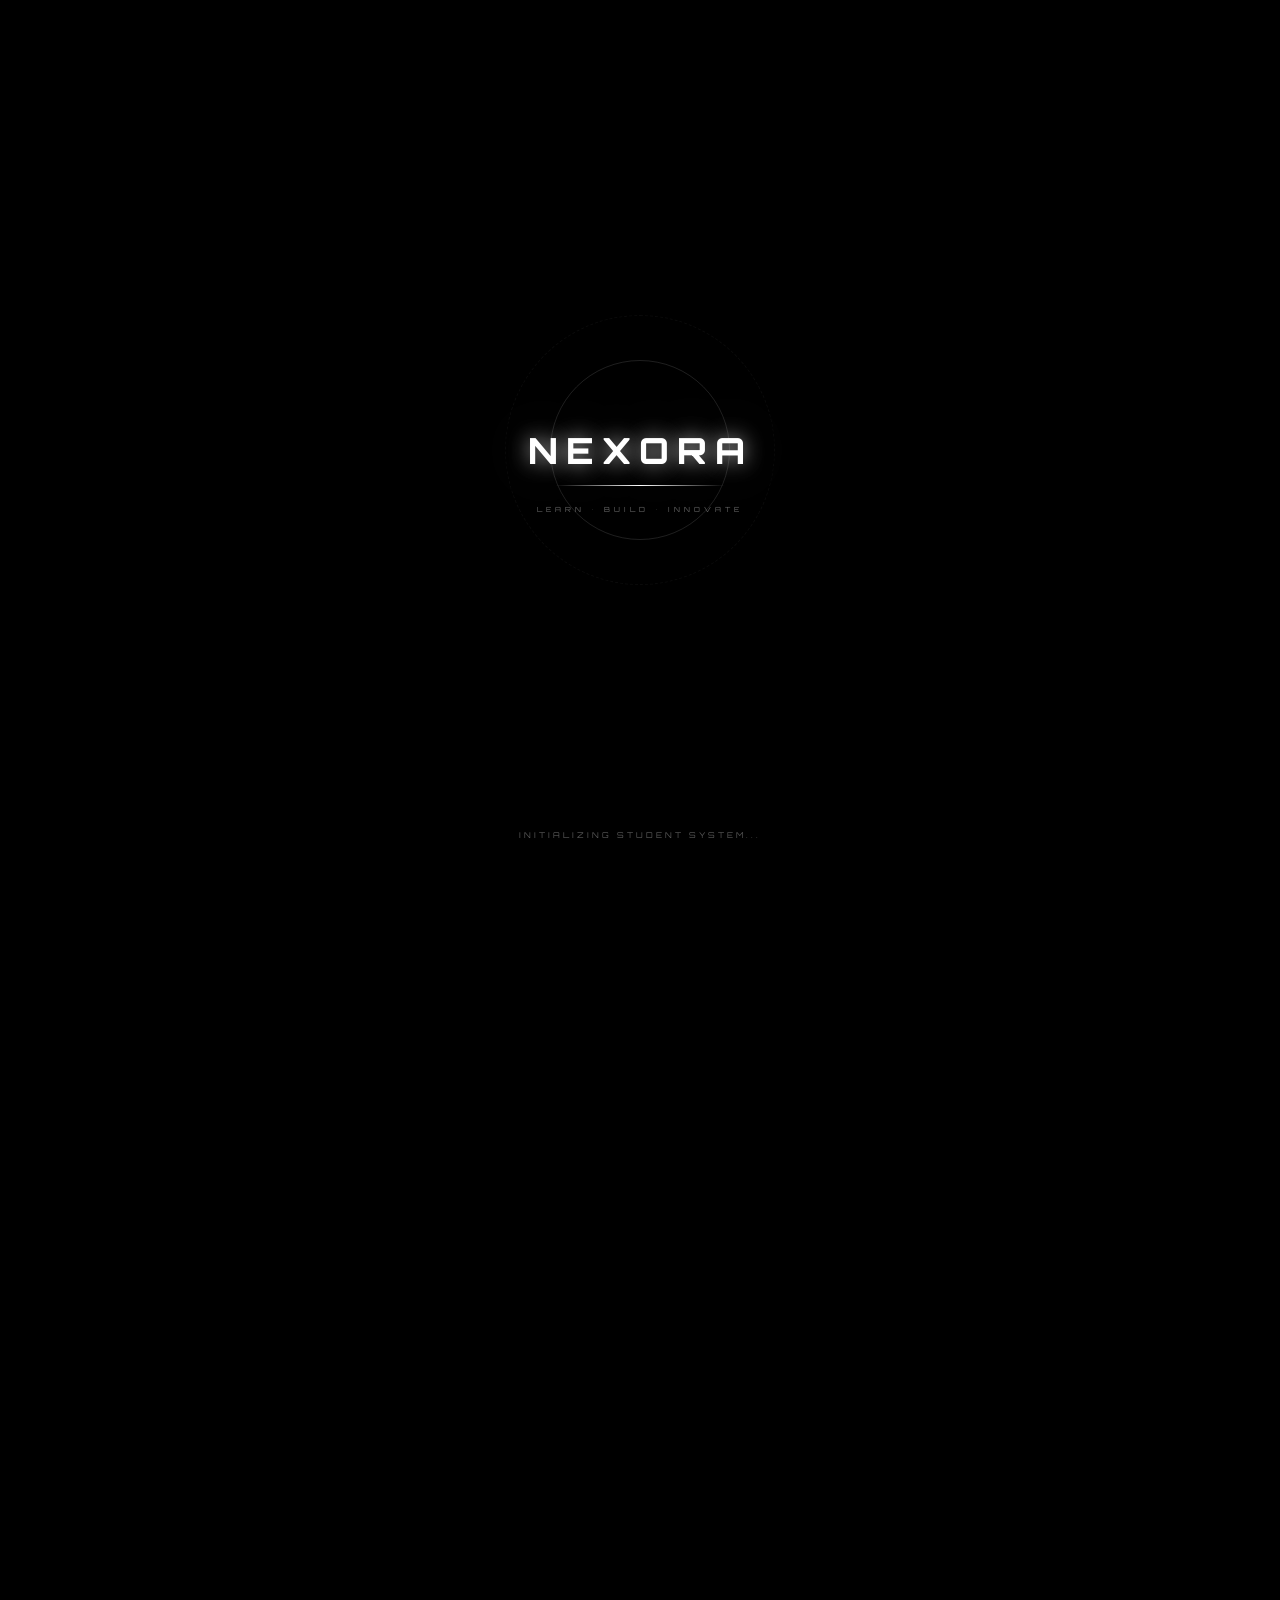
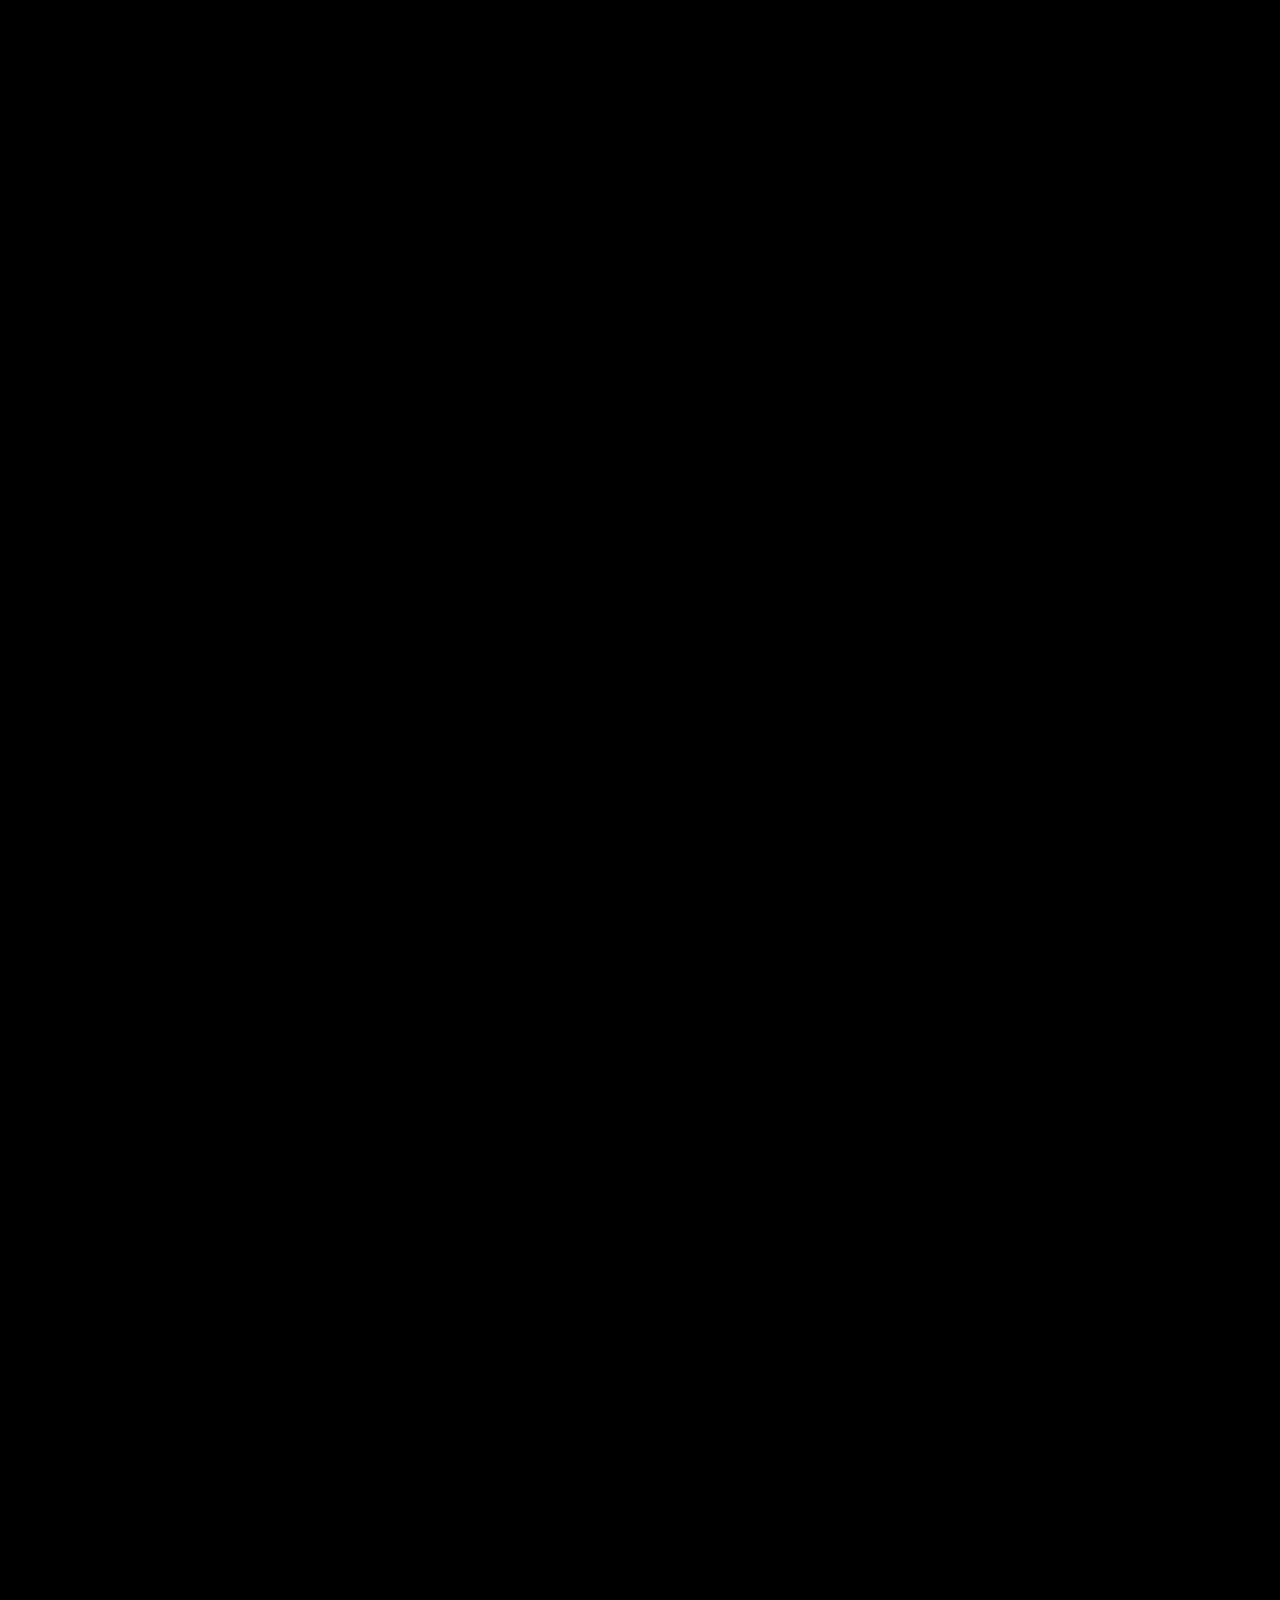
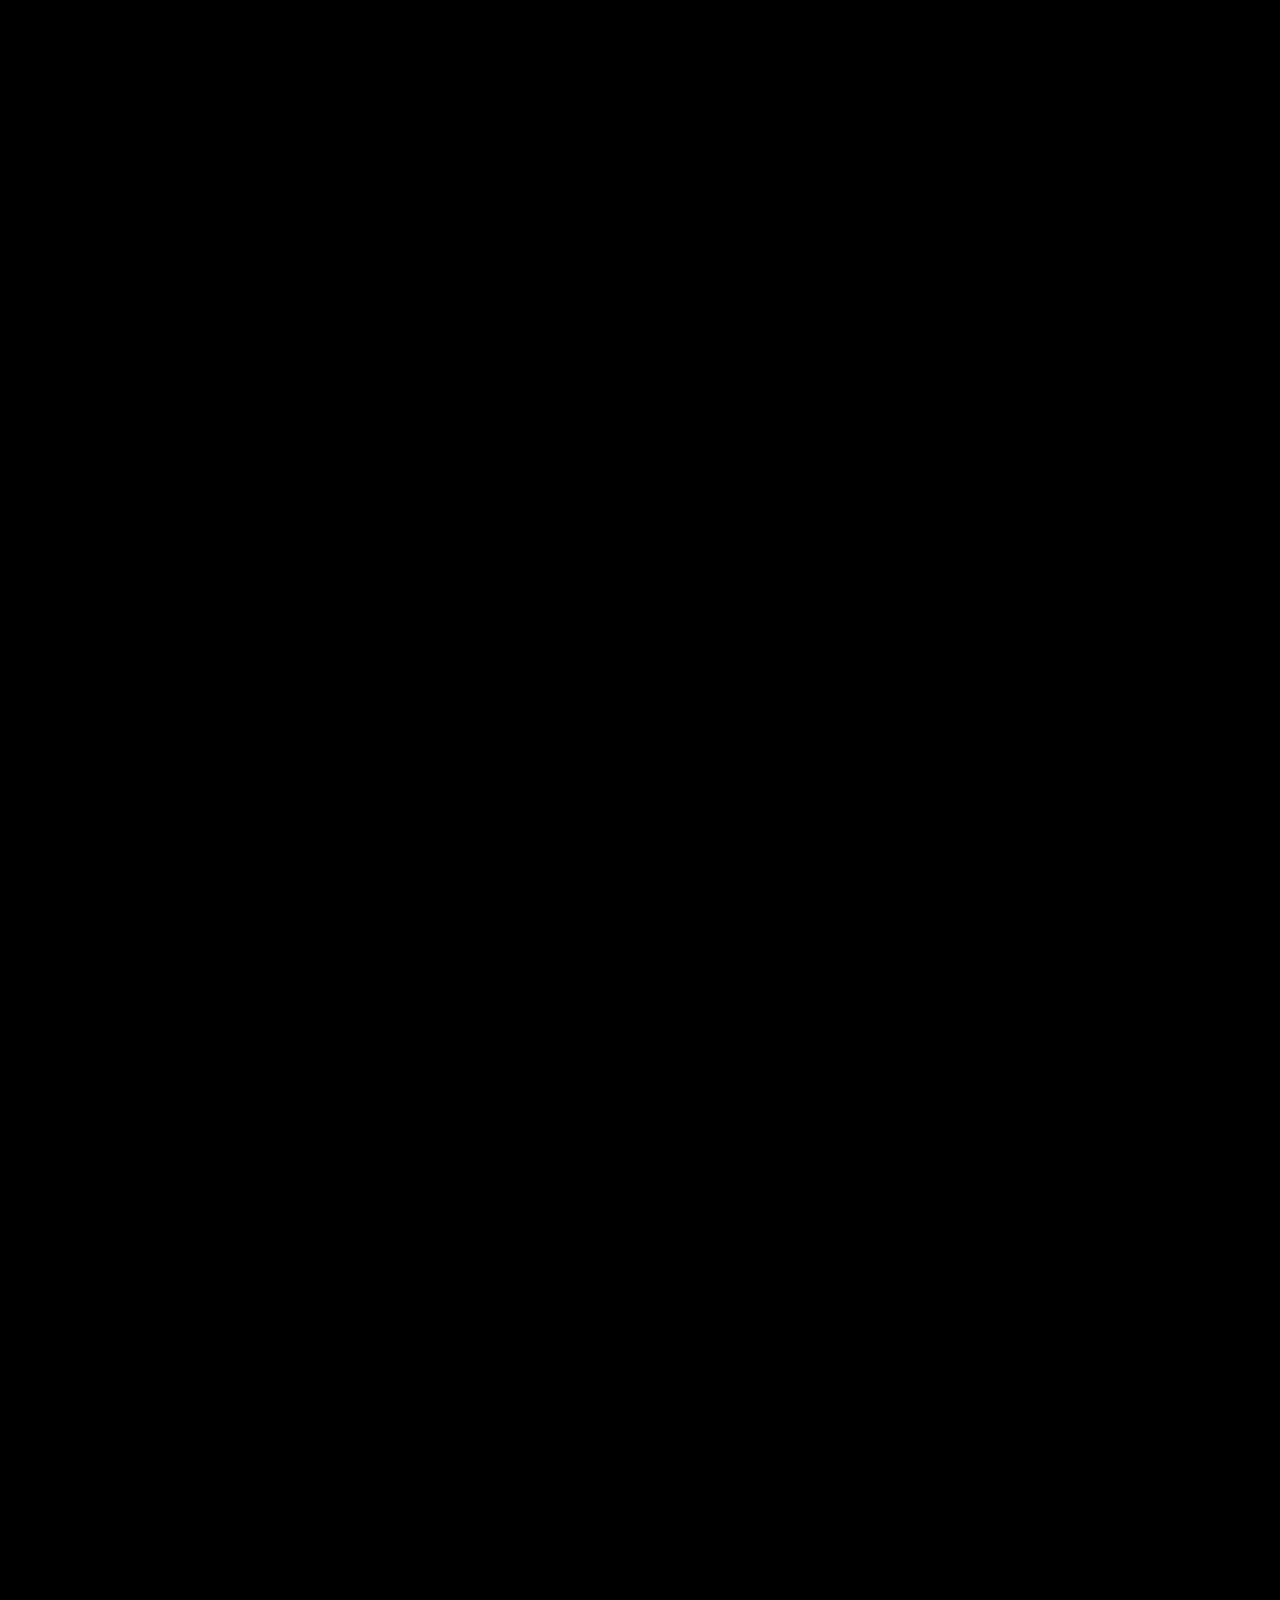
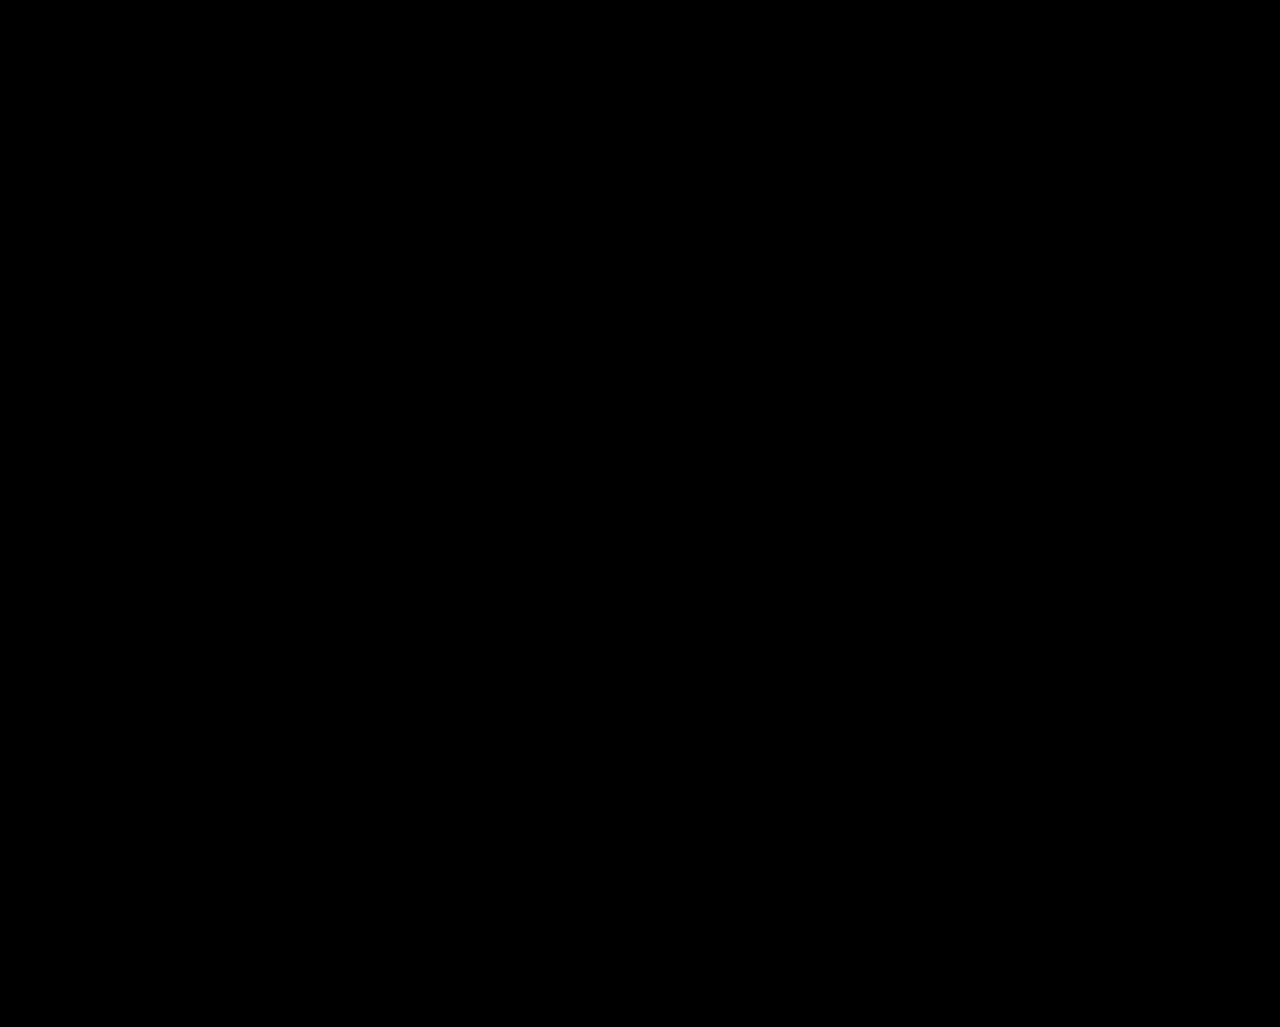
<file: dashboard.html>
<!DOCTYPE html>
<html lang="en">
<head>
    <meta charset="UTF-8">
    <meta name="viewport" content="width=device-width, initial-scale=1.0">

    <title>NEXORA | Student Dashboard</title>

    <link rel="stylesheet" href="dashboard.css">
</head>

<body>

    <!-- =====================================================
         GALAXY BACKGROUND
    ====================================================== -->

    <canvas id="galaxyCanvas"></canvas>

    <div class="space-overlay"></div>

    <div id="shootingStars"></div>


    <!-- =====================================================
         CINEMATIC INTRO
    ====================================================== -->

    <div id="introScreen">

        <div class="intro-stars"></div>

        <div class="intro-core">
            <div class="intro-ring ring-one"></div>
            <div class="intro-ring ring-two"></div>

            <div class="intro-logo">
                NEXORA
            </div>

            <div class="intro-line"></div>

            <div class="intro-tagline">
                LEARN • BUILD • INNOVATE
            </div>
        </div>

        <div class="intro-status">
            INITIALIZING STUDENT SYSTEM...
        </div>

    </div>


    <!-- =====================================================
         APP
    ====================================================== -->

    <div id="app" class="app hidden">


        <!-- =================================================
             NAVIGATION
        ================================================== -->

        <header class="topbar">

            <div class="brand">
                <div class="brand-mark">NX</div>

                <div>
                    <div class="brand-name">NEXORA</div>
                    <div class="brand-sub">STUDENT SYSTEM</div>
                </div>
            </div>


            <nav class="main-nav">

                <button class="nav-link active" data-target="home">
                    HOME
                </button>

                <button class="nav-link" data-target="learning">
                    LEARN
                </button>

                <button class="nav-link" data-target="quizzes">
                    QUIZZES
                </button>

                <button class="nav-link" data-target="projects">
                    PROJECTS
                </button>

                <button class="nav-link" data-target="achievements">
                    ACHIEVEMENTS
                </button>

                <button class="nav-link" data-target="community">
                    COMMUNITY
                </button>

            </nav>


            <div class="nav-actions">

                <button class="icon-button" id="notificationBtn">
                    ◇
                    <span class="notification-dot"></span>
                </button>

                <button class="profile-mini" id="profileNavBtn">
                    <span id="navAvatar">S</span>
                </button>

                <button class="icon-button" id="settingsBtn">
                    ⚙
                </button>

                <button class="logout-button" id="logoutBtn">
                    LOGOUT
                </button>

            </div>


            <button class="mobile-menu-button" id="mobileMenuButton">
                ☰
            </button>

        </header>


        <!-- MOBILE NAV -->

        <div class="mobile-nav" id="mobileNav">

            <button data-target="home">HOME</button>
            <button data-target="learning">LEARN</button>
            <button data-target="quizzes">QUIZZES</button>
            <button data-target="projects">PROJECTS</button>
            <button data-target="achievements">ACHIEVEMENTS</button>
            <button data-target="community">COMMUNITY</button>

        </div>


        <!-- =================================================
             MAIN
        ================================================== -->

        <main class="dashboard-container">


            <!-- =================================================
                 HOME
            ================================================== -->

            <section id="home" class="dashboard-section">


                <!-- WELCOME -->

                <div class="welcome-section reveal">

                    <div>

                        <div class="system-label">
                            NEXORA // STUDENT OPERATING SYSTEM
                        </div>

                        <h1>
                            WELCOME BACK,
                            <span id="welcomeName">SIDRAH</span>
                        </h1>

                        <p>
                            Your next level is waiting.
                            Keep learning. Keep building.
                        </p>

                    </div>


                    <div class="welcome-date">

                        <span id="currentDate">
                            SYSTEM DATE
                        </span>

                        <strong id="currentTime">
                            00:00:00
                        </strong>

                    </div>

                </div>


                <!-- PROFILE + XP -->

                <div class="profile-grid reveal">


                    <article class="profile-card glass-card">

                        <div class="card-topline">

                            <span>01 // IDENTITY</span>

                            <button id="editProfileBtn" class="text-button">
                                EDIT
                            </button>

                        </div>


                        <div class="profile-main">

                            <div class="avatar-large" id="profileAvatar">
                                S
                            </div>

                            <div class="profile-info">

                                <h2 id="profileName">
                                    Sidrah Mohamed
                                </h2>

                                <span id="profileUsername">
                                    @sid
                                </span>

                                <p>
                                    Computer Science Engineering
                                </p>

                                <small>
                                    NEXORA STUDENT
                                </small>

                            </div>

                        </div>


                        <div class="profile-stats">

                            <div>
                                <span>STREAK</span>
                                <strong id="streakValue">12</strong>
                                <small>DAYS</small>
                            </div>

                            <div>
                                <span>COURSES</span>
                                <strong id="coursesValue">8</strong>
                                <small>DONE</small>
                            </div>

                            <div>
                                <span>PROJECTS</span>
                                <strong id="projectsValue">4</strong>
                                <small>DONE</small>
                            </div>

                        </div>

                    </article>


                    <!-- XP CARD -->

                    <article class="xp-card glass-card">

                        <div class="card-topline">

                            <span>02 // LEVEL SYSTEM</span>

                            <span id="levelStatus">
                                ACTIVE
                            </span>

                        </div>


                        <div class="level-header">

                            <div>

                                <small>CURRENT LEVEL</small>

                                <strong>
                                    LEVEL
                                    <span id="levelNumber">
                                        07
                                    </span>
                                </strong>

                            </div>

                            <div class="xp-total">

                                <strong id="xpCurrent">
                                    2840
                                </strong>

                                <span>
                                    /
                                    <span id="xpRequired">
                                        4000
                                    </span>
                                    XP
                                </span>

                            </div>

                        </div>


                        <div class="xp-bar">

                            <div
                                class="xp-fill"
                                id="xpFill"
                            ></div>

                        </div>


                        <div class="xp-bottom">

                            <span>
                                CURRENT XP
                                <strong id="currentXpText">
                                    2,840
                                </strong>
                            </span>

                            <span>
                                NEXT LEVEL
                                <strong id="remainingXp">
                                    1,160 XP
                                </strong>
                            </span>

                        </div>


                        <!-- LEVEL ROAD -->

                        <div class="level-road">

                            <div class="level-node">
                                01
                            </div>

                            <div class="level-line"></div>

                            <div class="level-node">
                                02
                            </div>

                            <div class="level-line"></div>

                            <div class="level-node">
                                03
                            </div>

                            <div class="level-line"></div>

                            <div class="level-node">
                                04
                            </div>

                            <div class="level-line"></div>

                            <div class="level-node">
                                05
                            </div>

                            <div class="level-line"></div>

                            <div class="level-node">
                                06
                            </div>

                            <div class="level-line"></div>

                            <div class="level-node current">
                                07
                            </div>

                            <div class="level-line"></div>

                            <div class="level-node next">
                                08
                            </div>

                        </div>

                    </article>

                </div>


                <!-- TODAY -->

                <div class="today-grid reveal">

                    <article class="today-card glass-card">

                        <div class="card-topline">
                            <span>03 // TODAY</span>
                            <span>TODAY'S PROGRESS</span>
                        </div>


                        <div class="progress-row">

                            <div class="progress-info">
                                <span>LEARNING</span>
                                <strong>72%</strong>
                            </div>

                            <div class="thin-progress">
                                <div style="width:72%"></div>
                            </div>

                        </div>


                        <div class="progress-row">

                            <div class="progress-info">
                                <span>QUIZ</span>
                                <strong>86%</strong>
                            </div>

                            <div class="thin-progress">
                                <div style="width:86%"></div>
                            </div>

                        </div>


                        <div class="progress-row">

                            <div class="progress-info">
                                <span>PROJECTS</span>
                                <strong>45%</strong>
                            </div>

                            <div class="thin-progress">
                                <div style="width:45%"></div>
                            </div>

                        </div>

                    </article>


                    <article class="coins-card glass-card">

                        <div class="card-topline">
                            <span>04 // REWARDS</span>
                            <span>NEXORA COINS</span>
                        </div>

                        <div class="coin-number">
                            <span>◈</span>
                            <strong id="coinValue">
                                1280
                            </strong>
                        </div>

                        <p>
                            +<span id="todayCoins">35</span>
                            coins earned today
                        </p>

                        <div class="coin-source">
                            DAILY LOGIN • LESSONS • QUIZZES • PROJECTS
                        </div>

                    </article>

                </div>


                <!-- CONTINUE -->

                <article class="continue-card glass-card reveal">

                    <div class="continue-left">

                        <div class="system-label">
                            CONTINUE WHERE YOU LEFT OFF
                        </div>

                        <h2>
                            JavaScript Basics
                        </h2>

                        <p>
                            Chapter 08 —
                            <strong>Functions & Scope</strong>
                        </p>

                        <div class="continue-progress">

                            <div class="progress-label">
                                <span>68% COMPLETE</span>
                                <span>08 / 12</span>
                            </div>

                            <div class="thin-progress">
                                <div style="width:68%"></div>
                            </div>

                        </div>

                        <button
                            class="primary-button"
                            data-target="learning"
                        >
                            CONTINUE LEARNING
                            <span>→</span>
                        </button>

                    </div>


                    <div class="continue-visual">

                        <div class="orbit orbit-one"></div>
                        <div class="orbit orbit-two"></div>
                        <div class="orbit-core">JS</div>

                    </div>

                </article>

            </section>


            <!-- =================================================
                 LEARNING
            ================================================== -->

            <section id="learning" class="dashboard-section">

                <div class="section-heading reveal">

                    <div>
                        <span>05 // LEARNING SYSTEM</span>

                        <h2>
                            MY LEARNING
                        </h2>

                        <p>
                            Build your skills one chapter at a time.
                        </p>
                    </div>

                </div>


                <div class="learning-grid">


                    <article class="learning-card glass-card reveal">

                        <div class="learning-icon">
                            &lt;/&gt;
                        </div>

                        <div class="learning-title">

                            <div>
                                <span>WEB DEVELOPMENT</span>
                                <h3>JavaScript Basics</h3>
                            </div>

                            <strong>68%</strong>

                        </div>

                        <div class="thin-progress">
                            <div style="width:68%"></div>
                        </div>

                        <div class="learning-details">
                            HTML • CSS • JavaScript
                        </div>

                        <div class="chapter">
                            CHAPTER 08 / 12
                        </div>

                        <button
                            class="secondary-button"
                            data-learning="Web Development"
                        >
                            CONTINUE
                        </button>

                    </article>


                    <article class="learning-card glass-card reveal">

                        <div class="learning-icon">
                            C
                        </div>

                        <div class="learning-title">

                            <div>
                                <span>PROGRAMMING</span>
                                <h3>DSA Foundations</h3>
                            </div>

                            <strong>54%</strong>

                        </div>

                        <div class="thin-progress">
                            <div style="width:54%"></div>
                        </div>

                        <div class="learning-details">
                            C • Python • DSA
                        </div>

                        <div class="chapter">
                            CHAPTER 06 / 11
                        </div>

                        <button
                            class="secondary-button"
                            data-learning="Programming"
                        >
                            CONTINUE
                        </button>

                    </article>


                    <article class="learning-card glass-card reveal">

                        <div class="learning-icon">
                            &
lt;
                        </div>

                        <div class="learning-title">

                            <div>
                                <span>CYBERSECURITY</span>
                                <h3>Cyber Basics</h3>
                            </div>

                            <strong>42%</strong>

                        </div>

                        <div class="thin-progress">
                            <div style="width:42%"></div>
                        </div>

                        <div class="learning-details">
                            Cyber Basics • Networking • Ethical Hacking
                        </div>

                        <div class="chapter">
                            CHAPTER 04 / 10
                        </div>

                        <button
                            class="secondary-button"
                            data-learning="Cybersecurity"
                        >
                            CONTINUE
                        </button>

                    </article>


                    <article class="learning-card glass-card reveal">

                        <div class="learning-icon">
                            AI
                        </div>

                        <div class="learning-title">

                            <div>
                                <span>AI / ML</span>
                                <h3>Python for AI</h3>
                            </div>

                            <strong>31%</strong>

                        </div>

                        <div class="thin-progress">
                            <div style="width:31%"></div>
                        </div>

                        <div class="learning-details">
                            Python • ML • AI Fundamentals
                        </div>

                        <div class="chapter">
                            CHAPTER 03 / 10
                        </div>

                        <button
                            class="secondary-button"
                            data-learning="AI / ML"
                        >
                            CONTINUE
                        </button>

                    </article>

                </div>

            </section>


            <!-- =================================================
                 QUIZZES
            ================================================== -->

            <section id="quizzes" class="dashboard-section">

                <div class="section-heading reveal">

                    <div>
                        <span>06 // KNOWLEDGE ENGINE</span>

                        <h2>
                            NEXORA QUIZ CENTER
                        </h2>

                        <p>
                            Test what you learned. Earn XP. Level up.
                        </p>
                    </div>

                </div>


                <!-- DAILY QUIZ -->

                <article class="daily-quiz glass-card reveal">

                    <div class="daily-quiz-info">

                        <span class="system-label">
                            DAILY QUIZ
                        </span>

                        <h2>
                            Test what you learned today.
                        </h2>

                        <p>
                            A quick knowledge challenge designed
                            to keep your learning streak alive.
                        </p>

                        <div class="quiz-meta">

                            <span>10 QUESTIONS</span>
                            <span>MEDIUM</span>
                            <span>+100 XP</span>

                        </div>

                    </div>


                    <button
                        class="primary-button quiz-start"
                        data-quiz="daily"
                    >
                        START QUIZ
                        <span>→</span>
                    </button>

                </article>


                <!-- EXTRA CHALLENGES -->

                <div class="sub-heading">
                    EXTRA CHALLENGES
                </div>


                <div class="quiz-grid">


                    <article class="quiz-card glass-card">

                        <span>01</span>

                        <h3>Quick Quiz</h3>

                        <p>
                            5 questions
                        </p>

                        <div class="quiz-card-bottom">
                            <strong>+50 XP</strong>

                            <button
                                class="small-button"
                                data-quiz="quick"
                            >
                                START
                            </button>
                        </div>

                    </article>


                    <article class="quiz-card glass-card">

                        <span>02</span>

                        <h3>Brain Challenge</h3>

                        <p>
                            10 questions
                        </p>

                        <div class="quiz-card-bottom">
                            <strong>+100 XP</strong>

                            <button
                                class="small-button"
                                data-quiz="brain"
                            >
                                START
                            </button>
                        </div>

                    </article>


                    <article class="quiz-card glass-card">

                        <span>03</span>

                        <h3>Coding Quiz</h3>

                        <p>
                            Programming questions
                        </p>

                        <div class="quiz-card-bottom">
                            <strong>+150 XP</strong>

                            <button
                                class="small-button"
                                data-quiz="coding"
                            >
                                START
                            </button>
                        </div>

                    </article>


                    <article class="quiz-card glass-card">

                        <span>04</span>

                        <h3>Cyber Challenge</h3>

                        <p>
                            Cybersecurity questions
                        </p>

                        <div class="quiz-card-bottom">
                            <strong>+150 XP</strong>

                            <button
                                class="small-button"
                                data-quiz="cyber"
                            >
                                START
                            </button>
                        </div>

                    </article>


                    <article class="quiz-card glass-card">

                        <span>05</span>

                        <h3>AI Challenge</h3>

                        <p>
                            AI / ML questions
                        </p>

                        <div class="quiz-card-bottom">
                            <strong>+150 XP</strong>

                            <button
                                class="small-button"
                                data-quiz="ai"
                            >
                                START
                            </button>
                        </div>

                    </article>


                    <article class="quiz-card glass-card">

                        <span>06</span>

                        <h3>Random Challenge</h3>

                        <p>
                            Mixed questions
                        </p>

                        <div class="quiz-card-bottom">
                            <strong>+200 XP</strong>

                            <button
                                class="small-button"
                                data-quiz="random"
                            >
                                START
                            </button>
                        </div>

                    </article>

                </div>


                <!-- QUIZ STATISTICS -->

                <div class="quiz-stat-grid">

                    <article class="stats-card glass-card">

                        <div class="card-topline">
                            <span>07 // PERFORMANCE</span>
                            <span>QUIZ PERFORMANCE</span>
                        </div>

                        <div class="stat-numbers">

                            <div>
                                <strong id="quizzesCompleted">38</strong>
                                <span>QUIZZES</span>
                            </div>

                            <div>
                                <strong id="averageScore">86%</strong>
                                <span>AVERAGE</span>
                            </div>

                            <div>
                                <strong id="bestScore">100%</strong>
                                <span>BEST</span>
                            </div>

                            <div>
                                <strong id="questionsSolved">420</strong>
                                <span>QUESTIONS</span>
                            </div>

                            <div>
                                <strong id="correctAnswers">361</strong>
                                <span>CORRECT</span>
                            </div>

                            <div>
                                <strong id="accuracy">86%</strong>
                                <span>ACCURACY</span>
                            </div>

                        </div>

                        <div class="performance-chart">

                            <div style="height:55%"></div>
                            <div style="height:72%"></div>
                            <div style="height:64%"></div>
                            <div style="height:86%"></div>
                            <div style="height:78%"></div>
                            <div style="height:92%"></div>
                            <div style="height:86%"></div>

                        </div>

                    </article>


                    <!-- STREAK -->

                    <article class="streak-card glass-card">

                        <div class="card-topline">
                            <span>08 // CONSISTENCY</span>
                            <span>LEARNING STREAK</span>
                        </div>

                        <div class="streak-number">
                            <strong id="streakBig">
                                12
                            </strong>

                            <span>
                                DAYS
                            </span>
                        </div>

                        <p>
                            Keep your streak alive.
                        </p>


                        <div class="week">

                            <div class="day completed">
                                <span>MON</span>
                                <b>✓</b>
                            </div>

                            <div class="day completed">
                                <span>TUE</span>
                                <b>✓</b>
                            </div>

                            <div class="day completed">
                                <span>WED</span>
                                <b>✓</b>
                            </div>

                            <div class="day completed">
                                <span>THU</span>
                                <b>✓</b>
                            </div>

                            <div class="day completed">
                                <span>FRI</span>
                                <b>✓</b>
                            </div>

                            <div class="day">
                                <span>SAT</span>
                                <b>○</b>
                            </div>

                            <div class="day">
                                <span>SUN</span>
                                <b>○</b>
                            </div>

                        </div>

                    </article>

                </div>

            </section>


            <!-- =================================================
                 ACHIEVEMENTS
            ================================================== -->

            <section id="achievements" class="dashboard-section">

                <div class="section-heading reveal">

                    <div>
                        <span>09 // PROGRESSION</span>

                        <h2>
                            ACHIEVEMENTS
                        </h2>

                        <p>
                            Every milestone becomes part of your story.
                        </p>
                    </div>

                </div>


                <div class="achievement-grid" id="achievementGrid">


                    <article
                        class="achievement-card unlocked"
                        data-achievement="quiz"
                    >
                        <div class="achievement-icon">01</div>
                        <h3>First Quiz</h3>
                        <p>Complete your first quiz.</p>
                    </article>


                    <article
                        class="achievement-card unlocked"
                        data-achievement="streak"
                    >
                        <div class="achievement-icon">02</div>
                        <h3>7 Day Streak</h3>
                        <p>Maintain a seven-day streak.</p>
                    </article>


                    <article
                        class="achievement-card unlocked"
                        data-achievement="tenquiz"
                    >
                        <div class="achievement-icon">03</div>
                        <h3>10 Quizzes</h3>
                        <p>Complete ten quizzes.</p>
                    </article>


                    <article
                        class="achievement-card unlocked"
                        data-achievement="project"
                    >
                        <div class="achievement-icon">04</div>
                        <h3>First Project</h3>
                        <p>Build your first project.</p>
                    </article>


                    <article
                        class="achievement-card"
                        data-achievement="ai"
                    >
                        <div class="achievement-icon">05</div>
                        <h3>AI Explorer</h3>
                        <p>Reach 50% AI / ML progress.</p>
                    </article>


                    <article
                        class="achievement-card"
                        data-achievement="cyber"
                    >
                        <div class="achievement-icon">06</div>
                        <h3>Cyber Rookie</h3>
                        <p>Reach 50% cybersecurity progress.</p>
                    </article>


                    <article
                        class="achievement-card"
                        data-achievement="builder"
                    >
                        <div class="achievement-icon">07</div>
                        <h3>Project Builder</h3>
                        <p>Complete four projects.</p>
                    </article>


                    <article
                        class="achievement-card"
                        data-achievement="level10"
                    >
                        <div class="achievement-icon">08</div>
                        <h3>Level 10</h3>
                        <p>Reach level ten.</p>
                    </article>

                </div>

            </section>


            <!-- =================================================
                 PROJECTS
            ================================================== -->

            <section id="projects" class="dashboard-section">

                <div class="section-heading reveal">

                    <div>
                        <span>10 // BUILD SYSTEM</span>

                        <h2>
                            MY PROJECTS
                        </h2>

                        <p>
                            Turn what you learn into something real.
                        </p>
                    </div>

                    <button
                        class="secondary-button"
                        id="newProjectBtn"
                    >
                        + NEW PROJECT
                    </button>

                </div>


                <div class="project-grid">


                    <article class="project-card glass-card">

                        <div class="project-number">
                            PROJECT 01
                        </div>

                        <h3>
                            PhishLens
                        </h3>

                        <span>
                            CYBERSECURITY
                        </span>

                        <div class="project-progress">
                            <div style="width:100%"></div>
                        </div>

                        <div class="project-bottom">
                            <strong>COMPLETED</strong>
                            <small>RECENTLY</small>
                        </div>

                    </article>


                    <article class="project-card glass-card">

                        <div class="project-number">
                            PROJECT 02
                        </div>

                        <h3>
                            NEXORA Bus Saver
                        </h3>

                        <span>
                            WEB DEVELOPMENT
                        </span>

                        <div class="project-progress">
                            <div style="width:62%"></div>
                        </div>

                        <div class="project-bottom">
                            <strong>PROTOTYPE</strong>
                            <small>ACTIVE</small>
                        </div>

                    </article>


                    <article class="project-card glass-card">

                        <div class="project-number">
                            PROJECT 03
                        </div>

                        <h3>
                            AI Learning Assistant
                        </h3>

                        <span>
                            AI / ML
                        </span>

                        <div class="project-progress">
                            <div style="width:38%"></div>
                        </div>

                        <div class="project-bottom">
                            <strong>IN PROGRESS</strong>
                            <small>ACTIVE</small>
                        </div>

                    </article>

                </div>

            </section>


            <!-- =================================================
                 AI
            ================================================== -->

            <section id="community" class="dashboard-section">

                <div class="section-heading reveal">

                    <div>
                        <span>11 // INTELLIGENCE</span>

                        <h2>
                            NEXORA AI
                        </h2>

                        <p>
                            Your learning companion is ready.
                        </p>
                    </div>

                </div>


                <article class="ai-card glass-card reveal">

                    <div class="ai-visual">

                        <div class="ai-orbit orbit-a"></div>
                        <div class="ai-orbit orbit-b"></div>
                        <div class="ai-orbit orbit-c"></div>

                        <div class="ai-core">

                            <div class="ai-core-inner">
                                NX
                            </div>

                        </div>

                    </div>


                    <div class="ai-content">

                        <span class="system-label">
                            NEXORA AI // ONLINE
                        </span>

                        <h2>
                            Your learning companion
                            is ready.
                        </h2>

                        <p>
                            Ask questions, understand difficult
                            topics, debug your code and plan your
                            next learning step.
                        </p>


                        <div class="ai-actions">

                            <button
                                class="primary-button ai-button"
                                data-ai="ASK NEXORA AI"
                            >
                                ASK NEXORA AI
                            </button>

                            <button
                                class="secondary-button ai-button"
                                data-ai="GET STUDY HELP"
                            >
                                GET STUDY HELP
                            </button>

                            <button
                                class="secondary-button ai-button"
                                data-ai="EXPLAIN THIS"
                            >
                                EXPLAIN THIS
                            </button>

                            <button
                                class="secondary-button ai-button"
                                data-ai="DEBUG MY CODE"
                            >
                                DEBUG MY CODE
                            </button>

                        </div>

                        <div
                            class="ai-response"
                            id="aiResponse"
                        >
                            NEXORA AI IS WAITING...
                        </div>

                    </div>

                </article>


                <!-- RECENT ACTIVITY -->

                <div class="activity-grid">

                    <article class="activity-card glass-card">

                        <div class="card-topline">
                            <span>12 // TIMELINE</span>
                            <span>RECENT ACTIVITY</span>
                        </div>


                        <div class="timeline">

                            <div class="timeline-item">
                                <span>✓</span>
                                <div>
                                    <strong>
                                        Completed JavaScript Basics
                                    </strong>
                                    <small>
                                        Today
                                    </small>
                                </div>
                            </div>

                            <div class="timeline-item">
                                <span>✓</span>
                                <div>
                                    <strong>
                                        Scored 86% in Daily Quiz
                                    </strong>
                                    <small>
                                        Today
                                    </small>
                                </div>
                            </div>

                            <div class="timeline-item">
                                <span>+</span>
                                <div>
                                    <strong>
                                        Earned 100 XP
                                    </strong>
                                    <small>
                                        Yesterday
                                    </small>
                                </div>
                            </div>

                            <div class="timeline-item">
                                <span>✓</span>
                                <div>
                                    <strong>
                                        Completed Cybersecurity Module
                                    </strong>
                                    <small>
                                        Yesterday
                                    </small>
                                </div>
                            </div>

                            <div class="timeline-item">
                                <span>→</span>
                                <div>
                                    <strong>
                                        Started Python Basics
                                    </strong>
                                    <small>
                                        2 days ago
                                    </small>
                                </div>
                            </div>

                        </div>

                    </article>

                </div>

            </section>

        </main>


        <!-- =================================================
             FOOTER
        ================================================== -->

        <footer class="dashboard-footer">

            <span>
                NEXORA
            </span>

            <span>
                LEARN • BUILD • INNOVATE
            </span>

            <span>
                STUDENT SYSTEM ONLINE
            </span>

        </footer>

    </div>


    <!-- =====================================================
         QUIZ MODAL
    ====================================================== -->

    <div class="modal-overlay" id="quizModal">

        <div class="quiz-modal">

            <button class="modal-close" id="closeQuiz">
                ×
            </button>

            <div class="quiz-header">

                <span id="quizCategory">
                    NEXORA QUIZ
                </span>

                <strong id="quizProgress">
                    01 / 05
                </strong>

            </div>


            <div class="quiz-question">

                <span id="quizQuestionNumber">
                    QUESTION 01
                </span>

                <h2 id="quizQuestion">
                    Loading question...
                </h2>

            </div>


            <div
                class="quiz-options"
                id="quizOptions"
            ></div>


            <div class="quiz-footer">

                <span id="quizXpReward">
                    +50 XP
                </span>

                <button
                    class="primary-button"
                    id="nextQuestion"
                    disabled
                >
                    NEXT
                    <span>→</span>
                </button>

            </div>

        </div>

    </div>


    <!-- =====================================================
         QUIZ RESULT
    ====================================================== -->

    <div class="modal-overlay" id="resultModal">

        <div class="result-modal">

            <div class="result-icon">
                NX
            </div>

            <span>
                QUIZ COMPLETE
            </span>

            <h2 id="resultScore">
                86%
            </h2>

            <p id="resultText">
                Great work.
            </p>

            <div class="result-stats">

                <div>
                    <strong id="resultCorrect">
                        4
                    </strong>

                    <span>
                        CORRECT
                    </span>
                </div>

                <div>
                    <strong id="resultQuestions">
                        5
                    </strong>

                    <span>
                        QUESTIONS
                    </span>
                </div>

                <div>
                    <strong id="resultXp">
                        +50
                    </strong>

                    <span>
                        XP
                    </span>
                </div>

            </div>

            <button
                class="primary-button"
                id="closeResult"
            >
                CONTINUE
            </button>

        </div>

    </div>


    <!-- =====================================================
         PROFILE MODAL
    ====================================================== -->

    <div class="modal-overlay" id="profileModal">

        <div class="edit-modal">

            <button class="modal-close" id="closeProfile">
                ×
            </button>

            <span>
                NEXORA // PROFILE EDITOR
            </span>

            <h2>
                Edit Profile
            </h2>

            <label>
                NAME

                <input
                    type="text"
                    id="editName"
                    placeholder="Your name"
                >
            </label>

            <label>
                USERNAME

                <input
                    type="text"
                    id="editUsername"
                    placeholder="@username"
                >
            </label>

            <button
                class="primary-button"
                id="saveProfile"
            >
                SAVE PROFILE
            </button>

        </div>

    </div>


    <!-- =====================================================
         TOAST
    ====================================================== -->

    <div id="toast"></div>


    <script src="dashboard.js"></script>

</body>
</html>
</file>
<file: style.css>
:root{--bg:#05070c;--panel:rgba(8,12,19,.82);--panel2:rgba(14,19,28,.82);--line:rgba(196,211,232,.19);--text:#f5f7fb;--muted:#a6b0c0;--silver:#e2eaf7;--glow:rgba(203,220,255,.25);font-family:Inter,system-ui,-apple-system,Segoe UI,sans-serif;color:var(--text);color-scheme:dark}*{box-sizing:border-box}html{scroll-behavior:smooth;scroll-padding-top:92px}body{margin:0;min-height:100vh;background:var(--bg);color:var(--text);font-size:14px;overflow-x:hidden}button,input{font:inherit}button{color:inherit}.space-bg{position:fixed;inset:0;z-index:-2;overflow:hidden;background:radial-gradient(ellipse at 72% 25%,#202a3a 0,#0a0e17 35%,#03050a 75%)}.space-bg:after{content:"";position:absolute;inset:0;background:linear-gradient(90deg,rgba(1,3,7,.56),rgba(2,4,8,.1) 50%,rgba(1,3,7,.35)),radial-gradient(ellipse at center,transparent 20%,rgba(0,0,0,.38) 100%);pointer-events:none}.nebula{position:absolute;width:80vw;height:55vw;min-width:700px;min-height:460px;border-radius:50%;filter:blur(65px);opacity:.19;mix-blend-mode:screen;will-change:transform}.nebula-one{left:-22%;top:15%;background:conic-gradient(from 30deg,transparent,#6b7890,#c5d1e5 18%,#202c42 35%,transparent 58%,#a7b8d6 72%,transparent);animation:nebulaDrift 48s ease-in-out infinite alternate}.nebula-two{right:-25%;top:-10%;background:conic-gradient(from 180deg,transparent,#7787a1 13%,#d5deec 25%,transparent 43%,#4c5d7b 59%,transparent 75%);animation:nebulaDriftTwo 64s ease-in-out infinite alternate}.nebula-three{left:15%;bottom:-42%;background:conic-gradient(transparent,#35445d 20%,#aab9d4 35%,transparent 52%,#66748e 68%,transparent);animation:nebulaDrift 75s ease-in-out infinite alternate-reverse}.starfield,.dust{position:absolute;inset:-30%;background-image:radial-gradient(1px 1px at 15% 23%,#fff 98%,transparent),radial-gradient(1px 1px at 40% 65%,#e4edff 98%,transparent),radial-gradient(2px 2px at 76% 38%,#fff 98%,transparent),radial-gradient(1px 1px at 82% 76%,#dbe5fa 98%,transparent),radial-gradient(1px 1px at 58% 12%,#fff 98%,transparent),radial-gradient(1px 1px at 26% 84%,#fff 98%,transparent);background-size:420px 360px;opacity:.55;animation:starDrift 110s linear infinite}.dust{background-size:270px 230px;opacity:.22;transform:rotate(12deg);animation:starDrift 155s linear infinite reverse}@keyframes nebulaDrift{from{transform:translate(-5%,-2%) rotate(-10deg) scale(1)}to{transform:translate(8%,7%) rotate(13deg) scale(1.15)}}@keyframes nebulaDriftTwo{from{transform:translate(5%,-3%) rotate(8deg) scale(1.1)}to{transform:translate(-9%,10%) rotate(-12deg) scale(.95)}}@keyframes starDrift{from{transform:translate3d(0,0,0) rotate(0)}to{transform:translate3d(6%,4%,0) rotate(3deg)}}.topbar{height:80px;position:sticky;top:0;z-index:20;display:flex;align-items:center;gap:25px;padding:0 28px;border-bottom:1px solid var(--line);background:rgba(4,7,12,.83);backdrop-filter:blur(22px)}.brand{display:flex;align-items:center;gap:12px;min-width:280px;color:inherit;text-decoration:none}.brand-star{font-size:40px;color:#edf4ff;text-shadow:0 0 20px #fff8}.brand strong{display:block;font-size:22px;letter-spacing:4px;font-weight:600}.brand small{display:block;color:#a9b5c8;font-size:10px;letter-spacing:1px;margin-top:3px}.search{display:flex;align-items:center;gap:12px;width:min(410px,42vw);padding:10px 17px;border:1px solid #b7c7dd45;border-radius:28px;background:#cbd9ee0d;color:#eaf0fa}.search span{font-size:24px;line-height:15px}.search input{width:100%;border:0;outline:0;background:transparent;color:var(--text);font-size:12px}.search input::placeholder{color:#9da9bb}.top-actions{margin-left:auto;display:flex;align-items:center;gap:12px}.icon-button,.mobile-menu{background:transparent;border:0;font-size:24px;cursor:pointer}.avatar{width:39px;height:39px;display:grid;place-items:center;border:1px solid #dbe7fa5c;border-radius:50%;background:radial-gradient(circle at 30% 20%,#8494af,#121924 72%);box-shadow:0 0 20px #dbe7fa20}.profile-button{background:transparent;border:0;text-align:left;cursor:pointer;font-size:13px}.profile-button small{display:block;color:#a7b2c3;font-size:10px;margin-top:3px}.mobile-menu{display:none}.sidebar{position:fixed;top:80px;bottom:0;left:0;width:240px;padding:26px 16px 20px;border-right:1px solid var(--line);background:rgba(3,6,11,.72);backdrop-filter:blur(18px);display:flex;flex-direction:column;z-index:15}.sidebar nav{display:grid;gap:7px}.nav-link{display:flex;align-items:center;gap:16px;width:100%;padding:14px 16px;text-align:left;border:1px solid transparent;border-radius:11px;background:transparent;color:#d8e0ed;cursor:pointer;transition:background .2s,border-color .2s,transform .2s}.nav-link span{width:23px;text-align:center;font-size:22px}.nav-link:hover{background:#cbd8eb0c;border-color:#dce7f21c;transform:translateX(2px)}.nav-link.active{background:linear-gradient(110deg,#dce7f01d,#e5eef508);border-color:#e1e9f124;color:#fff;box-shadow:inset 3px 0 #d8e4f6}.sidebar-quote{margin-top:auto;padding:18px 10px;color:#bdc8da}.sidebar-quote span{font-size:25px}.sidebar-quote p{font-size:13px;line-height:1.7}.sidebar-foot{font-size:8px;letter-spacing:1.5px;color:#677386;padding:10px}.app-main{margin-left:240px;min-height:calc(100vh - 80px);padding:27px clamp(18px,2.2vw,38px) 70px}.view{display:none;min-height:calc(100vh - 125px);animation:viewIn .28s ease both}.view.active{display:block}@keyframes viewIn{from{opacity:0;transform:translateY(8px)}to{opacity:1;transform:translateY(0)}}.home-grid{display:grid;grid-template-columns:minmax(0,1fr) 300px;gap:26px}.main-column{min-width:0}.panel,.side-panel,.world-card,.lesson-card,.feature-panel{border:1px solid var(--line);border-radius:15px;background:linear-gradient(145deg,rgba(16,22,32,.79),rgba(5,8,14,.82));box-shadow:inset 0 1px #fff04;backdrop-filter:blur(12px)}.welcome{position:relative;min-height:250px;padding:30px 25px;overflow:hidden;background:linear-gradient(105deg,rgba(10,14,22,.72),rgba(8,12,20,.35) 65%,rgba(7,9,15,.12))}.welcome-copy{position:relative;z-index:3}.eyebrow{margin:0 0 10px;color:#b7c5d9;font-size:9px;letter-spacing:2px;font-weight:600}.welcome h1,.page-heading h1{margin:0;font-size:clamp(26px,2.3vw,36px);letter-spacing:-1.3px;font-weight:600}.shine{color:#fff;text-shadow:0 0 16px #fff}.subheading{margin:10px 0 24px;color:#d1d9e7;line-height:1.65;font-size:13px}.stat-row{display:flex;gap:9px;flex-wrap:wrap;max-width:760px}.stat-card{min-width:112px;display:flex;align-items:center;gap:10px;padding:11px 12px;border:1px solid #d2deef2d;border-radius:12px;background:rgba(7,11,17,.58);backdrop-filter:blur(9px)}.stat-icon{display:grid;place-items:center;width:35px;height:35px;border:1px solid #d3e0f04d;border-radius:50%;background:#dbe8ff0d;font-size:18px}.stat-card small{display:block;color:#a8b4c7;font-size:8px;letter-spacing:.8px;margin-bottom:5px}.stat-card strong{font-size:14px;font-weight:500;white-space:nowrap}.stat-card em{font-size:9px;font-style:normal;color:#9caabe}.xp-stat{min-width:170px}.mini-track,.progress-track{height:5px;border-radius:20px;background:#8b9ab51f;overflow:hidden}.mini-track{margin-top:7px;width:100px}.mini-track span,.progress-track span{display:block;height:100%;width:0;background:linear-gradient(90deg,#aabbd6,#f0f5ff);border-radius:20px;box-shadow:0 0 10px #dbe7ff70;transition:width .5s ease}.ghost-scene{position:absolute;right:10px;top:0;bottom:0;width:33%;display:grid;place-items:center;opacity:.9}.planet{position:absolute;width:175px;height:175px;border-radius:50%;background:radial-gradient(circle at 32% 25%,#aab5ca24,#3e4c641b 48%,#03060b80 70%);box-shadow:inset -22px -14px 40px #0009,0 0 70px #d8e4fa0c}.orbit{position:absolute;border:1px solid #e6efff45;border-radius:50%;width:225px;height:76px}.orbit-one{transform:rotate(-32deg)}.orbit-two{width:245px;height:104px;transform:rotate(54deg);border-color:#d6e4ff25}.ghost{position:relative;z-index:2;display:grid;place-items:center;width:75px;height:72px;border-radius:45% 45% 40% 40%;background:linear-gradient(145deg,#fff,#c2cede 70%,#77859a);color:#111722;font-size:20px;font-weight:800;box-shadow:0 0 36px #edf4ff9c;animation:ghostFloat 4s ease-in-out infinite}.ghost:after{content:"";position:absolute;bottom:-11px;left:7px;width:61px;height:17px;background:linear-gradient(#c2cede,transparent);clip-path:polygon(0 0,100% 0,85% 100%,65% 35%,43% 100%,20% 35%)}.ghost span{position:absolute;right:-18px;top:-15px;color:#fff;text-shadow:0 0 12px white}.ghost-scene>p{position:absolute;bottom:8px;right:0;color:#c4cfdf;font-size:10px;line-height:1.7;text-align:center}@keyframes ghostFloat{0%,100%{transform:translateY(0) rotate(-3deg)}50%{transform:translateY(-11px) rotate(3deg)}}.section-block{margin-top:28px}.section-heading{display:flex;align-items:flex-end;justify-content:space-between;gap:12px;margin-bottom:15px}.section-heading h2,.panel-heading h2{font-size:18px;margin:0 0 6px;letter-spacing:-.4px}.section-heading p:not(.eyebrow){margin:0;color:var(--muted);font-size:12px;line-height:1.6}.section-count{font-size:9px;letter-spacing:1.3px;color:#c4d0e2;border:1px solid var(--line);padding:7px 9px;border-radius:8px;white-space:nowrap}.world-grid{display:grid;grid-template-columns:repeat(3,minmax(0,1fr));gap:13px}.world-card{padding:17px 15px 14px;min-height:222px;display:flex;flex-direction:column;transition:transform .25s,border-color .25s,background .25s;position:relative;overflow:hidden}.world-card:hover{transform:translateY(-3px);border-color:#b5c9e75c}.world-card.locked{opacity:.62}.world-card.locked:after{content:"🔒 LOCKED";position:absolute;top:12px;right:12px;padding:5px 8px;border:1px solid #d2dceb30;border-radius:20px;background:#05070cdd;color:#c7d2e2;font-size:8px;letter-spacing:.7px}.world-top{display:flex;gap:12px;align-items:flex-start;min-height:105px}.world-icon{display:grid;place-items:center;flex-shrink:0;width:51px;height:51px;border-radius:50%;border:2px solid #c3d0e4;color:#f7f9fc;font-size:23px;box-shadow:0 0 17px #e4ecff2c,inset 0 0 15px #dbe6ff12}.world-card h3{font-size:14px;margin:5px 0 8px}.world-card p{color:#aebbd0;font-size:10px;line-height:1.7;margin:0}.world-meta{display:flex;justify-content:space-between;color:#c6ced8;font-size:10px;margin:11px 0 8px}.world-meta b{color:#fff}.progress-track{height:6px}.outline-button{display:flex;align-items:center;justify-content:space-between;gap:16px;align-self:flex-end;margin-top:13px;border:1px solid #7e8da3a1;background:#ffffff08;color:#f1f4f8;border-radius:22px;padding:8px 12px;font-size:10px;cursor:pointer;transition:.2s}.outline-button:hover{background:#ffffff16;border-color:#d6deea}.outline-button:disabled{cursor:not-allowed;opacity:.55}.text-link{border:0;background:transparent;color:#c7d4e8;font-size:10px;cursor:pointer;padding:5px}.text-link:hover{text-decoration:underline}.lesson-list,.mission-page-list{display:grid;gap:9px}.lesson-card{display:flex;align-items:center;gap:12px;padding:13px 15px}.lesson-symbol{width:38px;height:38px;display:grid;place-items:center;border:1px solid #737f90;border-radius:11px;background:#ffffff09;font-size:17px;flex-shrink:0}.lesson-info{flex:1;min-width:0}.lesson-info h3{font-size:12px;margin:0 0 5px}.lesson-info p{font-size:10px;color:var(--muted);margin:0}.lesson-reward{font-size:10px;color:#d4dce7;white-space:nowrap}.lesson-action{border:1px solid var(--line);background:#ffffff08;color:white;border-radius:8px;padding:8px 10px;font-size:10px;cursor:pointer}.lesson-action.done{color:#c3d0e2;border-color:#8995a4}.right-column{display:grid;align-content:start;gap:14px}.side-panel{padding:17px 16px}.panel-heading{display:flex;justify-content:space-between;align-items:center;gap:8px;margin-bottom:16px}.panel-heading h2{font-size:15px;margin:0}.panel-heading h3{font-size:13px;margin:0}.live-dot{font-size:8px;color:#cbd6e5;letter-spacing:.7px}.completion-wrap{display:flex;align-items:center;gap:16px}.ring{width:92px;height:92px;border-radius:50%;display:grid;place-items:center;flex-shrink:0;background:conic-gradient(#eef3fb 0deg,#2c333d 0deg);position:relative;transition:background .4s}.ring:before{content:"";position:absolute;inset:7px;background:#10151b;border-radius:50%}.ring>div{z-index:1;text-align:center}.ring strong{display:block;font-size:20px}.ring small{font-size:7px;letter-spacing:.7px;color:#aab4c2}.completion-wrap>div:last-child>strong{font-size:14px}.completion-wrap p{font-size:10px;color:#d0d7e1;margin:5px 0}.muted{color:#909eaf;font-size:10px}.divider{height:1px;background:var(--line);margin:17px 0}.activity-list{display:grid;gap:13px}.activity-item{display:flex;align-items:flex-start;gap:10px}.activity-icon{width:31px;height:31px;flex-shrink:0;display:grid;place-items:center;border-radius:50%;border:1px solid #626e7d;background:#ffffff09}.activity-item strong{font-size:10px;font-weight:500;display:block;line-height:1.5}.activity-item small{display:block;color:#8994a3;font-size:9px;margin-top:3px}.empty-state{color:#8f9aa9;font-size:11px;line-height:1.7;margin:0}.achievement-grid{display:grid;grid-template-columns:repeat(3,1fr);gap:14px 6px}.achievement{text-align:center;opacity:.42;filter:grayscale(1)}.achievement.earned{opacity:1;filter:none}.badge-shape{width:43px;height:43px;border:1px solid #c0cad8;transform:rotate(45deg);border-radius:11px;margin:0 auto 10px;display:grid;place-items:center;background:linear-gradient(135deg,#687382,#171c24 65%);box-shadow:0 0 14px #d9e3f52a}.badge-shape span{transform:rotate(-45deg);font-size:20px}.achievement strong{display:block;font-size:9px;font-weight:600}.achievement small{display:block;color:#9ea8b6;font-size:8px;margin-top:5px}.tiny-note{font-size:10px;line-height:1.65;color:#8994a2;margin:13px 0 0}.field-label{font-size:11px;color:#b6c3d6;display:block;margin-bottom:7px}.name-edit{display:flex;gap:7px;border:1px solid var(--line);border-radius:9px;padding:5px 5px 5px 10px}.name-edit input,.password-input{font-size:12px;min-width:0;background:transparent;color:var(--text);border:0;outline:0;width:100%}.name-edit button{border:1px solid #aab6c5;border-radius:7px;background:#e4eaf3;color:#11151b;padding:7px 10px;font-size:10px;cursor:pointer}.quote-panel{padding:17px;border:1px solid var(--line);border-radius:14px;background:radial-gradient(ellipse at 0 0,#ffffff10,transparent 60%),#090c10b8}.quote-panel>span{font-size:24px}.quote-panel blockquote{font-size:12px;line-height:1.7;color:#dce2eb;margin:8px 0}.quote-panel small{display:block;text-align:right;color:#9ba6b4;font-size:9px}.page-heading{margin:7px 0 27px}.page-heading h1{margin-bottom:9px}.page-heading>p:last-child{color:var(--muted);font-size:13px;line-height:1.7}.large-grid .world-card{min-height:245px}.settings-grid{display:grid;grid-template-columns:repeat(2,minmax(0,1fr));gap:16px;max-width:900px}.settings-panel h2{font-size:15px;margin:0 0 18px}.settings-panel>p{color:#aab7ca;font-size:12px;line-height:1.7}.danger-button{margin-top:10px;padding:10px 14px;border:1px solid #c28b8b7a;border-radius:9px;background:#642d2d36;color:#ffdada;font-size:11px;cursor:pointer}.feature-panel{padding:30px;max-width:660px}.feature-icon{font-size:28px}.feature-panel h2{font-size:20px}.feature-panel p{color:var(--muted);line-height:1.8}.all-achievements{display:grid;grid-template-columns:repeat(3,minmax(0,1fr));gap:14px;max-width:1000px}.all-achievements .achievement{padding:22px;border:1px solid var(--line);border-radius:14px;background:#090d14b5}.back-button{border:1px solid var(--line);border-radius:9px;padding:9px 12px;background:#ffffff08;color:#e3ebf8;cursor:pointer;margin-bottom:20px}.roadmap-heading{text-align:center;margin-top:12px}.roadmap-shell{max-width:680px;min-height:720px;margin:20px auto 60px;padding:28px 10px;position:relative}.roadmap-line{position:absolute;top:52px;bottom:50px;left:50%;width:2px;transform:translateX(-50%);background:linear-gradient(#e7f0ff00,#d4e3ff9c,#e7f0ff00);box-shadow:0 0 12px #d4e3ff4d}.roadmap-nodes{position:relative;display:grid;gap:23px}.roadmap-node{width:100%;display:grid;grid-template-columns:1fr 76px 1fr;align-items:center;min-height:70px;background:transparent;border:0;cursor:pointer;text-align:center}.roadmap-node:nth-child(odd) .node-label{grid-column:1}.roadmap-node:nth-child(odd) .node-number{grid-column:2;grid-row:1}.roadmap-node:nth-child(even) .node-number{grid-column:2;grid-row:1}.roadmap-node:nth-child(even) .node-label{grid-column:3}.node-number{width:58px;height:58px;display:grid;place-items:center;margin:auto;border:1px solid #e2ebfb9c;border-radius:50%;background:radial-gradient(circle at 30% 20%,#5d6b82,#0c121d 75%);font-size:21px;font-weight:600;box-shadow:0 0 22px #b5c8e52a;transition:.2s}.roadmap-node:hover .node-number{transform:scale(1.08);box-shadow:0 0 28px #c8d9f86b}.roadmap-node.completed .node-number{background:linear-gradient(140deg,#edf4ff,#7d8ca2);color:#0b1018}.roadmap-node.locked .node-number{border-color:#78849a55;opacity:.68}.node-label{font-size:10px;color:#aab7cb}.node-label small{display:block;color:#7f8ba0;margin-top:5px}.python-welcome{padding:34px 20px 26px;text-align:center;border:1px solid var(--line);border-radius:18px;background:radial-gradient(ellipse at 50% 0,#8ea5c21d,transparent 60%),#060a11b8}.python-orb{display:grid;place-items:center;width:64px;height:64px;border:1px solid #e4edfc91;border-radius:50%;margin:0 auto 16px;font-size:28px;box-shadow:0 0 30px #dce9ff20}.python-welcome h1{font-size:clamp(25px,3vw,38px);margin:0 0 10px}.python-welcome h1 span{color:#d6e5fb}.python-welcome>p:last-child{color:var(--muted);line-height:1.7}.python-page-grid{display:grid;grid-template-columns:minmax(0,1fr) 270px;gap:16px;margin-top:18px}.lesson-content{padding:25px}.lesson-content h2{margin:0 0 12px}.lesson-content>p:not(.eyebrow){color:#b7c3d5;line-height:1.8}.lesson-placeholder{margin:25px 0;padding:35px 20px;text-align:center;border:1px dashed #a9bdd85c;border-radius:14px;background:#dbe7ff05}.lesson-placeholder>span{font-size:30px}.lesson-placeholder p{color:var(--muted);line-height:1.7}.primary-button{width:100%;padding:12px;border:1px solid #dce5f3;border-radius:9px;background:linear-gradient(110deg,#dce4ef,#929eae);color:#10141a;font-weight:700;cursor:pointer}.primary-button:disabled{opacity:.55;cursor:default}.detail-row{display:flex;justify-content:space-between;gap:12px;padding:13px 0;border-bottom:1px solid var(--line);font-size:11px}.detail-row span{color:var(--muted)}.modal{width:min(430px,calc(100% - 28px));padding:26px;border:1px solid #7d899a;border-radius:17px;background:#0c1117;color:var(--text);box-shadow:0 25px 100px #000b}.modal::backdrop{background:#000c;backdrop-filter:blur(7px)}.modal-close-form{display:flex;justify-content:flex-end}.modal-close{background:transparent;border:0;color:#dfe6ef;font-size:25px;cursor:pointer}.modal h2{font-size:23px;margin:0 0 10px}.modal>p:not(.eyebrow){color:#b2bdcb;line-height:1.7;font-size:12px}.password-input{border:1px solid var(--line);border-radius:9px;padding:12px;margin-bottom:8px}.modal code{color:#f0f4fb;background:#ffffff12;padding:3px 5px;border-radius:4px}.error-message{min-height:15px;color:#ffb8b8;font-size:11px}.toast{position:fixed;bottom:22px;left:calc(50% + 120px);transform:translate(-50%,20px);padding:12px 18px;border:1px solid #8996a8;border-radius:10px;background:#151b23;color:#f5f7fa;font-size:12px;opacity:0;pointer-events:none;transition:.25s;z-index:50;max-width:calc(100vw - 35px)}.toast.show{opacity:1;transform:translate(-50%,0)}@media(min-width:1600px){.home-grid{grid-template-columns:minmax(0,1fr) 330px}.app-main{padding-left:40px;padding-right:40px}}@media(max-width:1250px){.home-grid{grid-template-columns:minmax(0,1fr) 270px;gap:17px}.sidebar{width:205px}.app-main{margin-left:205px;padding-left:20px;padding-right:20px}.brand{min-width:240px}.stat-card{padding:10px 9px}.ghost-scene{opacity:.65}.world-grid{gap:9px}.world-card{padding:14px 11px}.world-top{gap:9px}}@media(max-width:1000px){.home-grid{grid-template-columns:1fr}.right-column{grid-template-columns:repeat(2,minmax(0,1fr));align-items:start}.quote-panel{grid-column:span 2}.ghost-scene{right:1%;width:30%;opacity:.5}.world-grid{grid-template-columns:repeat(3,minmax(0,1fr))}.brand{min-width:190px}.topbar{gap:15px}.python-page-grid{grid-template-columns:1fr}.roadmap-shell{min-height:700px}}@media(max-width:720px){.topbar{height:66px;padding:0 12px;gap:10px}.mobile-menu{display:block;font-size:19px;padding:5px}.brand{min-width:0;gap:7px}.brand strong{font-size:13px;letter-spacing:2px}.brand small{font-size:8px}.brand-star{font-size:27px}.search{display:none}.top-actions{gap:7px}.icon-button{font-size:19px}.avatar{width:32px;height:32px}.profile-button{font-size:10px;padding:0}.sidebar{top:66px;width:64px;padding:15px 6px;transform:translateX(-110%);transition:transform .25s}.sidebar.open{transform:translateX(0)}.nav-link{justify-content:center;padding:12px 0;gap:0;font-size:0}.nav-link span{font-size:20px}.sidebar-quote,.sidebar-foot{display:none}.app-main{margin-left:0;padding:17px 12px 40px}.view{min-height:calc(100vh - 95px)}.welcome{padding:22px 16px;min-height:330px}.welcome h1{font-size:26px}.subheading{font-size:12px}.stat-row{display:grid;grid-template-columns:repeat(2,minmax(0,1fr));max-width:350px}.stat-card{min-width:0;padding:9px 8px;gap:7px}.stat-icon{width:29px;height:29px;font-size:15px}.stat-card strong{font-size:12px}.xp-stat{min-width:0}.mini-track{width:75px}.ghost-scene{right:-10%;top:8%;width:45%;opacity:.28}.world-grid,.large-grid{grid-template-columns:1fr}.world-card{min-height:0}.world-top{min-height:0}.right-column{grid-template-columns:1fr}.quote-panel{grid-column:auto}.section-heading h2{font-size:16px}.section-count{display:none}.completion-wrap{justify-content:flex-start}.lesson-card{flex-wrap:wrap}.lesson-info{min-width:calc(100% - 55px)}.lesson-reward{margin-left:50px}.lesson-action{margin-left:auto}.settings-grid,.all-achievements{grid-template-columns:1fr}.roadmap-shell{min-height:700px;padding:15px 0}.roadmap-node{grid-template-columns:1fr 65px 1fr}.node-number{width:52px;height:52px}.node-label{font-size:9px}.toast{left:50%}.page-heading h1{font-size:28px}}@media(prefers-reduced-motion:reduce){*,*:before,*:after{animation-duration:.01ms!important;animation-iteration-count:1!important;scroll-behavior:auto!important;transition-duration:.01ms!important}}
/* Number-only roadmap: the seven numbered circles are the only roadmap labels. */
.roadmap-nodes{max-width:100%;gap:22px}.roadmap-node{display:flex;justify-content:center;align-items:center;min-height:70px;padding:0}.node-number{width:58px;height:58px}
</file>
<file: aiml-dashboard.css>
/* =========================================================
   NEXORA AI/ML DASHBOARD
   ========================================================= */

:root {

    --bg: #030504;
    --panel: #080d09;
    --panel-2: #0b110d;

    --neon: #d7ff3f;
    --neon-soft: rgba(215, 255, 63, 0.15);
    --neon-glow: rgba(215, 255, 63, 0.35);

    --white: #f2f5ef;
    --muted: #727b73;
    --dim: #4e574f;

    --border: rgba(215, 255, 63, 0.13);
    --border-bright: rgba(215, 255, 63, 0.45);

    --danger: #ff5f56;

    --orbitron: "Orbitron", sans-serif;
    --rajdhani: "Rajdhani", sans-serif;
}


/* =========================================================
   RESET
   ========================================================= */

* {
    margin: 0;
    padding: 0;
    box-sizing: border-box;
}

html {
    scroll-behavior: smooth;
}

body {
    min-height: 100vh;
    background: var(--bg);
    color: var(--white);
    font-family: var(--rajdhani);
    overflow-x: hidden;
}

button,
input {
    font-family: inherit;
}

button {
    cursor: pointer;
}


/* =========================================================
   BACKGROUND
   ========================================================= */

.background-grid {
    position: fixed;
    inset: 0;
    pointer-events: none;
    z-index: -5;

    background-image:
        linear-gradient(rgba(215,255,63,0.035) 1px, transparent 1px),
        linear-gradient(90deg, rgba(215,255,63,0.035) 1px, transparent 1px);

    background-size: 50px 50px;

    mask-image: linear-gradient(
        to bottom,
        black,
        rgba(0,0,0,0.5),
        transparent
    );
}

.noise {
    position: fixed;
    inset: 0;
    pointer-events: none;
    z-index: 100;

    opacity: 0.035;

    background-image:
        repeating-linear-gradient(
            0deg,
            transparent,
            transparent 2px,
            rgba(255,255,255,0.2) 3px
        );
}

.ambient {
    position: fixed;
    width: 500px;
    height: 500px;

    border-radius: 50%;

    filter: blur(120px);

    pointer-events: none;
    z-index: -4;
}

.ambient-one {
    top: -250px;
    left: -200px;
    background: rgba(215,255,63,0.08);
}

.ambient-two {
    right: -250px;
    bottom: -250px;
    background: rgba(215,255,63,0.05);
}


/* =========================================================
   INTRO
   ========================================================= */

.intro-screen {
    position: fixed;
    inset: 0;

    z-index: 1000;

    background: #020302;

    display: flex;
    justify-content: center;
    align-items: center;

    transition:
        opacity 0.8s ease,
        visibility 0.8s ease;
}

.intro-screen.hide {
    opacity: 0;
    visibility: hidden;
    pointer-events: none;
}

.intro-grid {
    position: absolute;
    inset: 0;

    background-image:
        linear-gradient(rgba(215,255,63,0.05) 1px, transparent 1px),
        linear-gradient(90deg, rgba(215,255,63,0.05) 1px, transparent 1px);

    background-size: 40px 40px;
}

.intro-content {
    position: relative;
    z-index: 2;

    width: min(700px, 90%);

    text-align: center;
}

.intro-small {
    font-family: var(--orbitron);
    font-size: 11px;
    letter-spacing: 5px;
    color: var(--muted);
    margin-bottom: 15px;
}

.intro-logo {
    font-family: var(--orbitron);
    font-size: clamp(48px, 9vw, 100px);
    font-weight: 800;

    color: var(--neon);

    letter-spacing: 10px;

    text-shadow:
        0 0 10px var(--neon-glow),
        0 0 40px var(--neon-glow);
}

.intro-subtitle {
    margin-top: 8px;

    color: var(--white);

    font-family: var(--orbitron);
    font-size: 12px;
    letter-spacing: 4px;
}

.portal {
    position: relative;

    width: 190px;
    height: 190px;

    margin: 55px auto 35px;
}

.portal-ring {
    position: absolute;
    inset: 0;

    border: 1px solid var(--neon);

    border-radius: 50%;

    box-shadow:
        0 0 20px var(--neon-glow),
        inset 0 0 20px var(--neon-glow);
}

.ring-one {
    animation: spin 8s linear infinite;
}

.ring-two {
    inset: 15px;
    border-style: dashed;
    animation: spinReverse 5s linear infinite;
}

.ring-three {
    inset: 35px;
    animation: pulseRing 2s ease-in-out infinite;
}

.portal-core {
    position: absolute;
    inset: 65px;

    display: grid;
    place-items: center;

    border-radius: 50%;

    background: var(--neon);

    color: #030504;

    font-family: var(--orbitron);
    font-weight: 800;

    box-shadow:
        0 0 30px var(--neon-glow),
        0 0 70px var(--neon-glow);
}

.boot-text {
    font-family: var(--orbitron);
    font-size: 10px;

    color: var(--muted);

    letter-spacing: 3px;
}

.boot-bar {
    width: min(400px, 90%);
    height: 3px;

    background: #172017;

    margin: 15px auto 8px;
}

#bootProgress {
    width: 0%;
    height: 100%;

    background: var(--neon);

    box-shadow: 0 0 12px var(--neon);

    transition: width 0.1s linear;
}

.boot-percent {
    font-family: var(--orbitron);
    font-size: 10px;
    color: var(--neon);
}


/* =========================================================
   NAVBAR
   ========================================================= */

.navbar {
    position: sticky;
    top: 0;

    z-index: 100;

    height: 76px;

    display: flex;
    align-items: center;
    justify-content: space-between;

    padding: 0 5vw;

    background: rgba(3,5,4,0.9);

    border-bottom: 1px solid var(--border);

    backdrop-filter: blur(18px);
}

.brand {
    display: flex;
    align-items: center;
    gap: 12px;
}

.brand-symbol {
    width: 38px;
    height: 38px;

    display: grid;
    place-items: center;

    border: 1px solid var(--neon);

    color: var(--neon);

    font-family: var(--orbitron);
    font-weight: 800;

    box-shadow: 0 0 12px var(--neon-soft);
}

.brand-name {
    font-family: var(--orbitron);
    font-size: 16px;
    font-weight: 800;

    letter-spacing: 3px;
}

.brand-tag {
    font-size: 9px;
    letter-spacing: 2px;
    color: var(--muted);
}

.nav-center {
    font-family: var(--orbitron);
    font-size: 10px;
    letter-spacing: 2px;
}

.nav-sector {
    color: var(--muted);
}

.nav-divider {
    margin: 0 10px;
    color: var(--dim);
}

.nav-current {
    color: var(--neon);
}

.nav-right {
    display: flex;
    align-items: center;
    gap: 10px;
}

.xp-display {
    display: flex;
    align-items: center;
    gap: 7px;

    margin-right: 10px;

    font-family: var(--orbitron);
    font-size: 10px;
}

.xp-label {
    color: var(--muted);
}

#xpValue {
    color: var(--neon);
}

.nav-button {
    padding: 9px 15px;

    border: 1px solid var(--border);

    background: transparent;

    color: var(--muted);

    font-family: var(--orbitron);
    font-size: 9px;

    transition: 0.3s;
}

.nav-button:hover {
    color: var(--neon);
    border-color: var(--border-bright);
    box-shadow: 0 0 15px var(--neon-soft);
}


/* =========================================================
   PAGES
   ========================================================= */

.page {
    display: none;
    min-height: calc(100vh - 76px);
}

.page.active {
    display: block;
}


/* =========================================================
   DASHBOARD
   ========================================================= */

.dashboard-wrapper {
    width: min(1250px, 90%);
    margin: auto;

    padding: 70px 0 100px;
}

.section-label {
    font-family: var(--orbitron);
    font-size: 9px;

    letter-spacing: 3px;

    color: var(--neon);

    margin-bottom: 14px;
}

.hero {
    display: grid;
    grid-template-columns: 1.4fr 0.8fr;

    gap: 60px;

    align-items: center;

    min-height: 440px;
}

.system-status {
    display: inline-flex;
    align-items: center;
    gap: 9px;

    padding: 7px 12px;

    border: 1px solid var(--border);

    color: var(--muted);

    font-family: var(--orbitron);
    font-size: 9px;

    letter-spacing: 2px;
}

.status-dot {
    width: 6px;
    height: 6px;

    background: var(--neon);

    border-radius: 50%;

    box-shadow: 0 0 10px var(--neon);
}

.hero h1 {
    margin-top: 30px;

    font-family: var(--orbitron);

    font-size: clamp(48px, 8vw, 90px);

    line-height: 0.95;

    letter-spacing: -3px;
}

.hero h1 span {
    color: var(--neon);

    text-shadow: 0 0 25px var(--neon-glow);
}

.hero p {
    max-width: 600px;

    margin: 28px 0;

    color: var(--muted);

    font-size: 17px;

    line-height: 1.6;
}

.primary-button,
.outline-button {
    border: 1px solid var(--neon);

    background: transparent;

    color: var(--neon);

    padding: 14px 20px;

    font-family: var(--orbitron);

    font-size: 10px;

    letter-spacing: 1px;

    transition: 0.3s;
}

.primary-button:hover,
.outline-button:hover {
    background: var(--neon);
    color: #030504;

    box-shadow: 0 0 25px var(--neon-glow);
}

.primary-button span {
    margin-left: 20px;
}

.hud-card {
    padding: 30px;

    border: 1px solid var(--border);

    background:
        linear-gradient(
            135deg,
            rgba(215,255,63,0.06),
            transparent
        );

    position: relative;
}

.hud-card::before,
.hud-card::after {
    content: "";

    position: absolute;

    width: 20px;
    height: 20px;

    border-color: var(--neon);
}

.hud-card::before {
    top: -1px;
    left: -1px;

    border-top: 2px solid;
    border-left: 2px solid;
}

.hud-card::after {
    bottom: -1px;
    right: -1px;

    border-bottom: 2px solid;
    border-right: 2px solid;
}

.hud-title,
.card-label {
    color: var(--muted);

    font-family: var(--orbitron);

    font-size: 9px;

    letter-spacing: 2px;
}

.hud-sector {
    margin: 20px 0;

    color: var(--neon);

    font-family: var(--orbitron);

    font-size: 26px;
    font-weight: 700;
}

.hud-line {
    height: 1px;
    background: var(--border);

    margin-bottom: 20px;
}

.hud-row {
    display: flex;
    justify-content: space-between;

    padding: 12px 0;

    border-bottom: 1px solid rgba(255,255,255,0.04);

    font-family: var(--orbitron);
    font-size: 10px;
}

.hud-row span {
    color: var(--muted);
}

.hud-row strong {
    color: var(--white);
}

.green-text {
    color: var(--neon) !important;
}


/* =========================================================
   SECTOR CARD
   ========================================================= */

.sector-card {
    margin-top: 50px;

    border: 1px solid var(--border);

    background: rgba(8,13,9,0.8);

    transition: 0.3s;
}

.sector-card:hover {
    border-color: var(--border-bright);
    box-shadow: 0 0 30px rgba(215,255,63,0.05);
}

.sector-card-top {
    padding: 35px;

    display: flex;
    justify-content: space-between;
    align-items: center;
}

.sector-card h2 {
    margin: 10px 0;

    font-family: var(--orbitron);

    font-size: clamp(20px, 3vw, 32px);
}

.sector-card p {
    color: var(--muted);
}

.sector-symbol {
    width: 80px;
    height: 80px;

    display: grid;
    place-items: center;

    border: 1px solid var(--neon);

    color: var(--neon);

    font-family: var(--orbitron);
    font-weight: 800;

    box-shadow:
        inset 0 0 20px var(--neon-soft),
        0 0 20px var(--neon-soft);
}

.sector-card-bottom {
    border-top: 1px solid var(--border);

    padding: 22px 35px;

    display: flex;
    align-items: center;
    gap: 45px;
}

.mini-stat {
    display: flex;
    flex-direction: column;
    gap: 5px;
}

.mini-stat span {
    color: var(--muted);

    font-family: var(--orbitron);

    font-size: 8px;
    letter-spacing: 2px;
}

.mini-stat strong {
    color: var(--neon);

    font-family: var(--orbitron);

    font-size: 15px;
}

.sector-card-bottom .outline-button {
    margin-left: auto;
}


/* =========================================================
   MENTOR
   ========================================================= */

.mentor-card {
    margin-top: 20px;

    display: flex;
    align-items: center;
    gap: 20px;

    padding: 25px;

    border: 1px solid var(--border);

    background: var(--panel);
}

.mentor-icon {
    width: 55px;
    height: 55px;

    display: grid;
    place-items: center;

    border: 1px solid var(--border-bright);

    color: var(--neon);

    font-family: var(--orbitron);

    font-size: 12px;
}

.mentor-info h3 {
    margin: 7px 0;

    font-family: var(--orbitron);
    font-size: 14px;
}

.mentor-info p {
    color: var(--muted);
}


/* =========================================================
   AI/ML PAGE
   ========================================================= */

.aiml-wrapper {
    width: min(1400px, 94%);
    margin: auto;

    padding: 65px 0 120px;
}

.page-heading {
    display: flex;
    justify-content: space-between;
    align-items: end;

    gap: 30px;

    margin-bottom: 70px;
}

.page-heading h1,
.profile-wrapper h1 {
    font-family: var(--orbitron);

    font-size: clamp(35px, 6vw, 65px);

    line-height: 1;

    margin-bottom: 18px;
}

.page-heading h1 span,
.profile-wrapper h1 span {
    color: var(--neon);

    text-shadow: 0 0 20px var(--neon-glow);
}

.page-heading p {
    color: var(--muted);
    font-size: 16px;
}

.roadmap-hud {
    display: flex;

    border: 1px solid var(--border);
}

.roadmap-hud div {
    min-width: 100px;

    padding: 15px 20px;

    border-right: 1px solid var(--border);

    display: flex;
    flex-direction: column;
    gap: 5px;
}

.roadmap-hud div:last-child {
    border-right: none;
}

.roadmap-hud span {
    font-family: var(--orbitron);
    font-size: 7px;
    color: var(--muted);
    letter-spacing: 1px;
}

.roadmap-hud strong {
    font-family: var(--orbitron);
    color: var(--neon);
}


/* =========================================================
   COMPACT ZIGZAG ROADMAP
   ========================================================= */

.roadmap-container {
    position: relative;

    width: 100%;

    /* Reduced from 3100px */
    height: 2050px;

    overflow: visible;
}


/* CENTRAL GUIDE */

.roadmap-line {
    position: absolute;

    left: 50%;

    top: 35px;
    bottom: 35px;

    width: 1px;

    background:
        linear-gradient(
            to bottom,
            transparent,
            rgba(215,255,63,0.15) 5%,
            rgba(215,255,63,0.15) 95%,
            transparent
        );
}


/* LEVEL POSITION */

.roadmap-level {
    position: absolute;

    width: 100%;

    /* Reduced from 250px */
    height: 170px;

    left: 0;

    display: flex;
    align-items: center;
}


/* ZIGZAG */

.level-left {
    justify-content: flex-start;
}

.level-right {
    justify-content: flex-end;
}


/* INDIVIDUAL VERTICAL POSITIONS */

.level-1 {
    top: 0;
}

.level-2 {
    top: 205px;
}

.level-3 {
    top: 410px;
}

.level-4 {
    top: 615px;
}

.level-5 {
    top: 820px;
}

.level-6 {
    top: 1025px;
}

.level-7 {
    top: 1230px;
}

.level-8 {
    top: 1435px;
}

.level-9 {
    top: 1640px;
}

.level-10 {
    top: 1845px;
}


/* =========================================================
   CIRCULAR LEVEL BUTTONS
   ========================================================= */

.level-circle {
    position: absolute;

    /* Smaller circles */
    width: 72px;
    height: 72px;

    border-radius: 50%;

    background: #050805;

    border: 2px solid var(--neon);

    color: var(--neon);

    font-family: var(--orbitron);

    font-size: 14px;

    z-index: 10;

    transition:
        transform 0.3s,
        box-shadow 0.3s,
        background 0.3s;
}

.level-left .level-circle {
    left: 10%;
}

.level-right .level-circle {
    right: 10%;
}

.level-circle::before {
    content: "";

    position: absolute;

    inset: 6px;

    border: 1px dashed rgba(215,255,63,0.3);

    border-radius: 50%;
}

.level-circle::after {
    content: "";

    position: absolute;

    width: 4px;
    height: 4px;

    border-radius: 50%;

    background: var(--neon);

    top: 9px;
    right: 14px;

    box-shadow: 0 0 8px var(--neon);
}

.level-circle:hover {
    transform: scale(1.1);

    background: var(--neon);

    color: #030504;

    box-shadow:
        0 0 20px var(--neon-glow),
        0 0 45px rgba(215,255,63,0.12);
}

.level-circle.active {
    animation: levelPulse 1.4s infinite;
}


/* =========================================================
   REVEAL CARD
   ========================================================= */

.level-reveal {
    position: absolute;

    /* Smaller reveal cards */
    width: 330px;

    padding: 20px;

    border: 1px solid var(--border-bright);

    background:
        linear-gradient(
            135deg,
            rgba(11,17,13,0.98),
            rgba(4,7,5,0.98)
        );

    opacity: 0;

    visibility: hidden;

    transform: translateY(12px);

    transition:
        opacity 0.45s ease,
        transform 0.45s ease,
        visibility 0.45s;

    z-index: 8;

    box-shadow:
        0 0 30px rgba(215,255,63,0.08);
}

.level-left .level-reveal {
    left: 18%;
}

.level-right .level-reveal {
    right: 18%;
}

.level-reveal.revealed {
    opacity: 1;
    visibility: visible;

    transform: translateY(0);
}

.reveal-tag {
    font-family: var(--orbitron);

    color: var(--neon);

    font-size: 7px;

    letter-spacing: 2px;

    margin-bottom: 10px;
}

.level-reveal h2 {
    font-family: var(--orbitron);

    font-size: 17px;

    margin-bottom: 8px;
}

.level-reveal p {
    color: var(--muted);

    line-height: 1.5;

    font-size: 13px;

    margin-bottom: 15px;
}

.level-reveal button {
    padding: 9px 13px;

    border: 1px solid var(--neon);

    background: transparent;

    color: var(--neon);

    font-family: var(--orbitron);

    font-size: 8px;

    letter-spacing: 1px;

    transition: 0.3s;
}

.level-reveal button:hover {
    background: var(--neon);
    color: #030504;
}


/* =========================================================
   COMPACT CONNECTORS
   ========================================================= */

.connector {
    position: absolute;

    height: 2px;

    background: linear-gradient(
        90deg,
        transparent,
        var(--neon),
        transparent
    );

    transform-origin: left center;

    opacity: 0.65;

    box-shadow: 0 0 8px var(--neon-soft);

    z-index: 1;
}


/*
   Shorter diagonal lines connecting
   the compact level circles.
*/

.connector-1 {
    width: 42%;
    left: 15%;
    top: 175px;
    transform: rotate(17deg);
}

.connector-2 {
    width: 42%;
    left: 43%;
    top: 380px;
    transform: rotate(-17deg);
}

.connector-3 {
    width: 42%;
    left: 15%;
    top: 585px;
    transform: rotate(17deg);
}

.connector-4 {
    width: 42%;
    left: 43%;
    top: 790px;
    transform: rotate(-17deg);
}

.connector-5 {
    width: 42%;
    left: 15%;
    top: 995px;
    transform: rotate(17deg);
}

.connector-6 {
    width: 42%;
    left: 43%;
    top: 1200px;
    transform: rotate(-17deg);
}

.connector-7 {
    width: 42%;
    left: 15%;
    top: 1405px;
    transform: rotate(17deg);
}

.connector-8 {
    width: 42%;
    left: 43%;
    top: 1610px;
    transform: rotate(-17deg);
}

.connector-9 {
    width: 42%;
    left: 15%;
    top: 1815px;
    transform: rotate(17deg);
}


/* =========================================================
   PROFILE
   ========================================================= */

.profile-wrapper {
    width: min(1100px, 90%);
    margin: auto;

    padding: 80px 0;
}

.profile-card {
    margin-top: 45px;

    display: flex;
    align-items: center;
    gap: 35px;

    padding: 40px;

    border: 1px solid var(--border);

    background: var(--panel);
}

.profile-avatar {
    width: 110px;
    height: 110px;

    display: grid;
    place-items: center;

    border-radius: 50%;

    border: 2px solid var(--neon);

    color: var(--neon);

    font-family: var(--orbitron);

    font-size: 25px;

    box-shadow:
        0 0 25px var(--neon-soft),
        inset 0 0 25px var(--neon-soft);
}

.profile-details {
    flex: 1;
}

.profile-details label {
    display: block;

    color: var(--muted);

    font-family: var(--orbitron);

    font-size: 9px;

    letter-spacing: 2px;

    margin-bottom: 10px;
}

.profile-details input {
    width: 100%;

    padding: 14px;

    background: #050805;

    border: 1px solid var(--border);

    outline: none;

    color: var(--white);

    font-size: 16px;

    margin-bottom: 20px;
}

.profile-details input:focus {
    border-color: var(--neon);
}

.profile-stats {
    margin-top: 20px;

    display: grid;
    grid-template-columns: repeat(3, 1fr);

    border: 1px solid var(--border);
}

.profile-stats div {
    padding: 25px;

    border-right: 1px solid var(--border);

    display: flex;
    flex-direction: column;
    gap: 8px;
}

.profile-stats div:last-child {
    border-right: none;
}

.profile-stats span {
    color: var(--muted);

    font-family: var(--orbitron);

    font-size: 8px;

    letter-spacing: 2px;
}

.profile-stats strong {
    color: var(--neon);

    font-family: var(--orbitron);

    font-size: 20px;
}


/* =========================================================
   MODALS
   ========================================================= */

.modal-overlay {
    position: fixed;
    inset: 0;

    z-index: 500;

    display: flex;
    align-items: center;
    justify-content: center;

    padding: 20px;

    background: rgba(0,0,0,0.82);

    backdrop-filter: blur(12px);

    opacity: 0;
    visibility: hidden;

    transition: 0.3s;
}

.modal-overlay.active {
    opacity: 1;
    visibility: visible;
}

.password-modal,
.success-modal {
    position: relative;

    width: min(450px, 95%);

    padding: 40px;

    background: #070b08;

    border: 1px solid var(--border-bright);

    text-align: center;

    box-shadow:
        0 0 60px rgba(215,255,63,0.1);
}

.close-modal {
    position: absolute;

    top: 15px;
    right: 18px;

    background: transparent;

    border: none;

    color: var(--muted);

    font-size: 28px;
}

.close-modal:hover {
    color: var(--neon);
}

.security-icon,
.success-symbol {
    width: 70px;
    height: 70px;

    display: grid;
    place-items: center;

    margin: 0 auto 25px;

    border: 1px solid var(--neon);

    color: var(--neon);

    font-family: var(--orbitron);

    font-size: 18px;

    box-shadow: 0 0 25px var(--neon-soft);
}

.success-symbol {
    border-radius: 50%;
    font-size: 28px;
}

.modal-tag {
    font-family: var(--orbitron);

    font-size: 8px;

    letter-spacing: 3px;

    color: var(--neon);
}

.password-modal h2,
.success-modal h2 {
    margin: 15px 0;

    font-family: var(--orbitron);

    font-size: 25px;
}

.password-modal h2 span {
    color: var(--neon);
}

.password-modal p,
.success-modal p {
    color: var(--muted);

    line-height: 1.5;

    margin-bottom: 20px;
}

.selected-level {
    margin-bottom: 18px;

    font-family: var(--orbitron);

    font-size: 11px;

    color: var(--muted);
}

.selected-level strong {
    color: var(--neon);

    font-size: 18px;
}

#levelPassword {
    width: 100%;

    padding: 15px;

    background: #030504;

    border: 1px solid var(--border);

    color: var(--white);

    outline: none;

    text-align: center;

    letter-spacing: 3px;

    margin-bottom: 15px;
}

#levelPassword:focus {
    border-color: var(--neon);

    box-shadow: 0 0 15px var(--neon-soft);
}

.access-button {
    width: 100%;

    padding: 14px;

    background: var(--neon);

    border: 1px solid var(--neon);

    color: #030504;

    font-family: var(--orbitron);

    font-size: 9px;

    font-weight: 700;

    letter-spacing: 1px;

    transition: 0.3s;
}

.access-button:hover {
    box-shadow: 0 0 25px var(--neon-glow);
}

.password-error {
    margin-top: 15px;

    color: var(--danger);

    font-family: var(--orbitron);

    font-size: 9px;

    letter-spacing: 2px;

    opacity: 0;
}

.password-error.show {
    opacity: 1;

    animation: shake 0.3s ease;
}

.demo-hint {
    margin-top: 20px;

    color: var(--dim);

    font-size: 10px;

    line-height: 1.4;
}


/* =========================================================
   TOAST
   ========================================================= */

.toast {
    position: fixed;

    bottom: 25px;
    right: 25px;

    z-index: 800;

    padding: 14px 20px;

    border: 1px solid var(--border-bright);

    background: #070b08;

    color: var(--neon);

    font-family: var(--orbitron);

    font-size: 9px;

    letter-spacing: 1px;

    transform: translateY(100px);

    opacity: 0;

    transition: 0.4s;
}

.toast.show {
    transform: translateY(0);
    opacity: 1;
}


/* =========================================================
   ANIMATIONS
   ========================================================= */

@keyframes spin {
    from {
        transform: rotate(0);
    }

    to {
        transform: rotate(360deg);
    }
}

@keyframes spinReverse {
    from {
        transform: rotate(360deg);
    }

    to {
        transform: rotate(0);
    }
}

@keyframes pulseRing {
    0%,
    100% {
        transform: scale(1);
        opacity: 0.5;
    }

    50% {
        transform: scale(1.08);
        opacity: 1;
    }
}

@keyframes levelPulse {

    0%,
    100% {
        box-shadow:
            0 0 10px var(--neon-glow);
    }

    50% {
        box-shadow:
            0 0 35px var(--neon-glow),
            0 0 70px rgba(215,255,63,0.18);
    }
}

@keyframes shake {

    0%,
    100% {
        transform: translateX(0);
    }

    25% {
        transform: translateX(-6px);
    }

    75% {
        transform: translateX(6px);
    }
}


/* =========================================================
   RESPONSIVE
   ========================================================= */

@media (max-width: 900px) {

    .nav-center {
        display: none;
    }

    .hero {
        grid-template-columns: 1fr;
    }

    .sector-card-bottom {
        flex-wrap: wrap;
    }

    /* Keep roadmap compact on tablets */
    .roadmap-container {
        height: 2050px;
    }

    .level-left .level-circle {
        left: 3%;
    }

    .level-right .level-circle {
        right: 3%;
    }

    .level-left .level-reveal {
        left: 15%;
    }

    .level-right .level-reveal {
        right: 15%;
    }

    .level-reveal {
        width: 330px;
    }
}


@media (max-width: 650px) {

    .navbar {
        padding: 0 20px;
    }

    .brand-tag {
        display: none;
    }

    .xp-display {
        display: none;
    }

    .nav-button {
        padding: 8px;
        font-size: 8px;
    }

    .dashboard-wrapper,
    .aiml-wrapper,
    .profile-wrapper {
        width: 92%;
    }

    .hero h1 {
        font-size: 48px;
    }

    .sector-card-top {
        padding: 25px;
    }

    .sector-symbol {
        width: 55px;
        height: 55px;
    }

    .sector-card-bottom {
        padding: 20px;
        gap: 20px;
    }

    .sector-card-bottom .outline-button {
        width: 100%;
        margin-left: 0;
    }

    .mentor-card {
        align-items: flex-start;
    }

    .page-heading {
        flex-direction: column;
        align-items: flex-start;
    }

    .roadmap-hud {
        width: 100%;
    }

    .roadmap-hud div {
        flex: 1;
        min-width: 0;
        padding: 12px;
    }

    /*
       Mobile keeps the compact zigzag.
    */

    .roadmap-container {
        height: 2050px;
    }

    .level-left .level-circle {
        left: 3%;
    }

    .level-right .level-circle {
        right: 3%;
    }

    .level-circle {
        width: 62px;
        height: 62px;

        font-size: 12px;
    }

    .level-circle::before {
        inset: 5px;
    }

    .level-circle::after {
        width: 3px;
        height: 3px;

        top: 8px;
        right: 11px;
    }

    .level-reveal {
        width: 245px;
        padding: 17px;
    }

    .level-left .level-reveal {
        left: 17%;
    }

    .level-right .level-reveal {
        right: 17%;
    }

    .level-reveal h2 {
        font-size: 14px;
    }

    .level-reveal p {
        font-size: 12px;
    }

    .connector {
        opacity: 0.4;
    }

    .profile-card {
        flex-direction: column;
        align-items: stretch;
    }

    .profile-avatar {
        margin: auto;
    }

    .profile-stats {
        grid-template-columns: 1fr;
    }

    .profile-stats div {
        border-right: none;
        border-bottom: 1px solid var(--border);
    }

    .profile-stats div:last-child {
        border-bottom: none;
    }

}
</file>
<file: dashbd.css>
/* =========================================================
   NEXORA STUDENT DASHBOARD
   PURE BLACK + WHITE GALAXY
   ========================================================= */

@import url('https://fonts.googleapis.com/css2?family=Orbitron:wght@400;500;600;700;800&family=Rajdhani:wght@400;500;600;700&display=swap');


/* =========================================================
   RESET
   ========================================================= */

* {
    margin: 0;
    padding: 0;
    box-sizing: border-box;
}

html {
    scroll-behavior: smooth;
}

body {
    background: #000;
    color: #fff;
    font-family: 'Rajdhani', sans-serif;
    overflow-x: hidden;
}

button,
input {
    font: inherit;
}

button {
    border: 0;
}

button:focus-visible,
input:focus-visible {
    outline: 1px solid #fff;
}


/* =========================================================
   GALAXY
   ========================================================= */

#galaxyCanvas {
    position: fixed;
    inset: 0;
    width: 100%;
    height: 100%;
    z-index: -10;
    background: #000;
}

.space-overlay {
    position: fixed;
    inset: 0;
    z-index: -9;
    pointer-events: none;

    background:
        radial-gradient(
            circle at 20% 30%,
            rgba(255,255,255,.025),
            transparent 25%
        ),
        radial-gradient(
            circle at 80% 70%,
            rgba(255,255,255,.018),
            transparent 30%
        ),
        linear-gradient(
            rgba(0,0,0,.35),
            rgba(0,0,0,.7)
        );
}

#shootingStars {
    position: fixed;
    inset: 0;
    z-index: -5;
    pointer-events: none;
    overflow: hidden;
}

.shooting-star {
    position: absolute;
    width: 120px;
    height: 1px;

    background: linear-gradient(
        90deg,
        transparent,
        rgba(255,255,255,.9),
        transparent
    );

    transform: rotate(-35deg);
    opacity: 0;

    animation: shooting 1.4s linear forwards;
}

@keyframes shooting {

    0% {
        opacity: 0;
        transform: translate(0,0) rotate(-35deg);
    }

    15% {
        opacity: 1;
    }

    100% {
        opacity: 0;
        transform: translate(-450px,450px) rotate(-35deg);
    }
}


/* =========================================================
   INTRO
   ========================================================= */

#introScreen {
    position: fixed;
    inset: 0;
    z-index: 9999;

    background: #000;

    display: flex;
    flex-direction: column;
    align-items: center;
    justify-content: center;

    transition:
        opacity 1s ease,
        visibility 1s ease;
}

#introScreen.hide {
    opacity: 0;
    visibility: hidden;
    pointer-events: none;
}

.intro-core {
    position: relative;

    width: 330px;
    height: 330px;

    display: flex;
    align-items: center;
    justify-content: center;
}

.intro-logo {
    position: relative;
    z-index: 5;

    font-family: 'Orbitron', sans-serif;
    font-size: 36px;
    font-weight: 800;
    letter-spacing: 8px;

    text-shadow:
        0 0 20px rgba(255,255,255,.7),
        0 0 60px rgba(255,255,255,.18);

    animation: logoPulse 2s ease infinite;
}

.intro-line {
    position: absolute;

    width: 170px;
    height: 1px;

    top: calc(50% + 35px);

    background: linear-gradient(
        90deg,
        transparent,
        #fff,
        transparent
    );

    animation: lineExpand 1.4s ease forwards;
}

.intro-tagline {
    position: absolute;

    top: calc(50% + 55px);

    font-family: 'Orbitron', sans-serif;
    font-size: 7px;
    letter-spacing: 4px;

    color: rgba(255,255,255,.4);
}

.intro-ring {
    position: absolute;

    border: 1px solid rgba(255,255,255,.12);
    border-radius: 50%;
}

.ring-one {
    width: 180px;
    height: 180px;
    animation: rotateIntro 7s linear infinite;
}

.ring-two {
    width: 270px;
    height: 270px;
    border-style: dashed;
    opacity: .35;
    animation: rotateIntroReverse 11s linear infinite;
}

.intro-status {
    position: absolute;
    bottom: 60px;

    font-family: 'Orbitron', sans-serif;
    font-size: 8px;
    letter-spacing: 3px;

    color: rgba(255,255,255,.35);

    animation: blink 1s infinite;
}

@keyframes logoPulse {
    0%,100% {
        opacity: .65;
    }

    50% {
        opacity: 1;
    }
}

@keyframes lineExpand {
    from {
        width: 0;
    }

    to {
        width: 170px;
    }
}

@keyframes rotateIntro {
    to {
        transform: rotate(360deg);
    }
}

@keyframes rotateIntroReverse {
    to {
        transform: rotate(-360deg);
    }
}

@keyframes blink {
    50% {
        opacity: .25;
    }
}


/* =========================================================
   APP
   ========================================================= */

.app {
    min-height: 100vh;

    opacity: 1;
    transition: opacity .8s ease;
}

.app.hidden {
    opacity: 0;
}


/* =========================================================
   TOPBAR
   ========================================================= */

.topbar {
    position: sticky;
    top: 0;

    z-index: 500;

    height: 76px;

    padding: 0 32px;

    display: flex;
    align-items: center;
    justify-content: space-between;

    background: rgba(0,0,0,.72);

    border-bottom:
        1px solid rgba(255,255,255,.07);

    backdrop-filter: blur(18px);
}

.brand {
    display: flex;
    align-items: center;
    gap: 12px;

    min-width: 190px;
}

.brand-mark {
    width: 34px;
    height: 34px;

    display: flex;
    align-items: center;
    justify-content: center;

    border:
        1px solid rgba(255,255,255,.5);

    font-family: 'Orbitron', sans-serif;
    font-size: 9px;
    font-weight: 700;

    box-shadow:
        0 0 20px rgba(255,255,255,.08);
}

.brand-name {
    font-family: 'Orbitron', sans-serif;
    font-size: 14px;
    font-weight: 800;
    letter-spacing: 3px;
}

.brand-sub {
    margin-top: 2px;

    font-family: 'Orbitron', sans-serif;
    font-size: 6px;
    letter-spacing: 2px;

    color: rgba(255,255,255,.35);
}

.main-nav {
    display: flex;
    align-items: center;
    gap: 5px;
}

.nav-link {
    position: relative;

    padding: 10px 12px;

    background: transparent;

    color: rgba(255,255,255,.42);

    font-family: 'Orbitron', sans-serif;
    font-size: 7px;
    letter-spacing: 1.3px;

    cursor: pointer;

    transition: .3s ease;
}

.nav-link::after {
    content: "";

    position: absolute;

    left: 50%;
    bottom: 3px;

    width: 0;
    height: 1px;

    background: #fff;

    transform: translateX(-50%);

    transition: .3s ease;
}

.nav-link:hover,
.nav-link.active {
    color: #fff;
}

.nav-link:hover::after,
.nav-link.active::after {
    width: 60%;
}

.nav-actions {
    display: flex;
    align-items: center;
    gap: 10px;

    min-width: 190px;
    justify-content: flex-end;
}

.icon-button,
.profile-mini {
    position: relative;

    width: 34px;
    height: 34px;

    display: flex;
    align-items: center;
    justify-content: center;

    color: rgba(255,255,255,.55);

    background: rgba(255,255,255,.025);

    border:
        1px solid rgba(255,255,255,.09);

    cursor: pointer;

    transition: .3s ease;
}

.icon-button:hover,
.profile-mini:hover {
    color: #fff;

    border-color:
        rgba(255,255,255,.35);

    box-shadow:
        0 0 18px rgba(255,255,255,.08);
}

.profile-mini {
    border-radius: 50%;

    font-family: 'Orbitron', sans-serif;
    font-size: 9px;
}

.notification-dot {
    position: absolute;

    width: 5px;
    height: 5px;

    right: 5px;
    top: 5px;

    background: #fff;
    border-radius: 50%;

    box-shadow: 0 0 8px #fff;
}

.logout-button {
    padding: 9px 13px;

    background: transparent;

    color: rgba(255,255,255,.42);

    border:
        1px solid rgba(255,255,255,.1);

    font-family: 'Orbitron', sans-serif;
    font-size: 7px;
    letter-spacing: 1px;

    cursor: pointer;

    transition: .3s ease;
}

.logout-button:hover {
    color: #fff;
    border-color: rgba(255,255,255,.5);
}

.mobile-menu-button {
    display: none;

    width: 38px;
    height: 38px;

    background: transparent;
    color: #fff;

    border: 1px solid rgba(255,255,255,.15);

    cursor: pointer;
}


/* =========================================================
   MOBILE NAV
   ========================================================= */

.mobile-nav {
    display: none;
}


/* =========================================================
   CONTAINER
   ========================================================= */

.dashboard-container {
    width: min(1400px, 92%);
    margin: 0 auto;
}

.dashboard-section {
    padding: 80px 0 30px;
    scroll-margin-top: 80px;
}


/* =========================================================
   WELCOME
   ========================================================= */

.welcome-section {
    min-height: 300px;

    display: flex;
    align-items: flex-end;
    justify-content: space-between;

    padding: 60px 0 35px;
}

.system-label {
    font-family: 'Orbitron', sans-serif;
    font-size: 8px;
    letter-spacing: 2.5px;

    color: rgba(255,255,255,.38);
}

.welcome-section h1 {
    margin-top: 15px;

    max-width: 750px;

    font-family: 'Orbitron', sans-serif;
    font-size: clamp(35px, 5vw, 70px);
    line-height: 1;

    letter-spacing: -3px;
}

.welcome-section h1 span {
    display: block;

    color: #fff;

    text-shadow:
        0 0 35px rgba(255,255,255,.12);
}

.welcome-section p {
    margin-top: 20px;

    font-size: 17px;

    color: rgba(255,255,255,.42);

    letter-spacing: .6px;
}

.welcome-date {
    display: flex;
    flex-direction: column;
    align-items: flex-end;

    font-family: 'Orbitron', sans-serif;
}

.welcome-date span {
    font-size: 7px;
    letter-spacing: 2px;
    color: rgba(255,255,255,.3);
}

.welcome-date strong {
    margin-top: 7px;

    font-size: 16px;
    letter-spacing: 2px;
}


/* =========================================================
   GLASS CARD
   ========================================================= */

.glass-card {
    position: relative;

    background:
        linear-gradient(
            145deg,
            rgba(15,15,15,.8),
            rgba(3,3,3,.72)
        );

    border:
        1px solid rgba(255,255,255,.08);

    box-shadow:
        0 20px 70px rgba(0,0,0,.35);

    backdrop-filter: blur(14px);

    overflow: hidden;
}

.glass-card::before {
    content: "";

    position: absolute;

    top: 0;
    left: 12%;
    right: 12%;

    height: 1px;

    background:
        linear-gradient(
            90deg,
            transparent,
            rgba(255,255,255,.35),
            transparent
        );

    opacity: .6;
}

.glass-card:hover {
    border-color:
        rgba(255,255,255,.18);

    box-shadow:
        0 25px 80px rgba(0,0,0,.45),
        0 0 30px rgba(255,255,255,.025);
}


/* =========================================================
   PROFILE
   ========================================================= */

.profile-grid {
    display: grid;

    grid-template-columns:
        minmax(320px, .85fr)
        minmax(500px, 1.5fr);

    gap: 20px;
}

.profile-card,
.xp-card {
    padding: 28px;
    min-height: 330px;
}

.card-topline {
    display: flex;
    justify-content: space-between;
    align-items: center;

    font-family: 'Orbitron', sans-serif;
    font-size: 7px;
    letter-spacing: 2px;

    color: rgba(255,255,255,.32);
}

.text-button {
    background: transparent;

    color: rgba(255,255,255,.4);

    font-family: 'Orbitron', sans-serif;
    font-size: 7px;
    letter-spacing: 1px;

    cursor: pointer;
}

.text-button:hover {
    color: #fff;
}

.profile-main {
    display: flex;
    align-items: center;

    gap: 22px;

    margin-top: 40px;
}

.avatar-large {
    width: 92px;
    height: 92px;

    flex: 0 0 auto;

    display: flex;
    align-items: center;
    justify-content: center;

    border-radius: 50%;

    border:
        1px solid rgba(255,255,255,.45);

    background:
        radial-gradient(
            circle,
            rgba(255,255,255,.08),
            transparent 70%
        );

    font-family: 'Orbitron', sans-serif;
    font-size: 27px;

    box-shadow:
        0 0 35px rgba(255,255,255,.08);
}

.profile-info h2 {
    font-family: 'Orbitron', sans-serif;
    font-size: 21px;
}

.profile-info > span {
    display: block;

    margin-top: 5px;

    color: rgba(255,255,255,.45);

    font-size: 14px;
}

.profile-info p {
    margin-top: 13px;

    color: rgba(255,255,255,.65);

    font-size: 14px;
}

.profile-info small {
    display: block;

    margin-top: 5px;

    font-family: 'Orbitron', sans-serif;
    font-size: 7px;
    letter-spacing: 1.5px;

    color: rgba(255,255,255,.28);
}

.profile-stats {
    display: grid;
    grid-template-columns: repeat(3,1fr);

    margin-top: 45px;

    border-top:
        1px solid rgba(255,255,255,.07);

    padding-top: 22px;
}

.profile-stats div {
    display: flex;
    flex-direction: column;
    gap: 3px;
}

.profile-stats span,
.profile-stats small {
    font-family: 'Orbitron', sans-serif;
    font-size: 6px;
    letter-spacing: 1px;

    color: rgba(255,255,255,.28);
}

.profile-stats strong {
    font-family: 'Orbitron', sans-serif;
    font-size: 24px;
}


/* =========================================================
   XP
   ========================================================= */

.level-header {
    display: flex;
    justify-content: space-between;

    margin-top: 40px;
}

.level-header small {
    display: block;

    font-family: 'Orbitron', sans-serif;
    font-size: 7px;
    letter-spacing: 1.5px;

    color: rgba(255,255,255,.3);
}

.level-header strong {
    display: block;

    margin-top: 7px;

    font-family: 'Orbitron', sans-serif;
    font-size: 34px;
}

.xp-total {
    text-align: right;
}

.xp-total strong {
    font-size: 25px;
}

.xp-total span {
    color: rgba(255,255,255,.35);
}

.xp-bar {
    width: 100%;
    height: 5px;

    margin-top: 25px;

    background:
        rgba(255,255,255,.07);

    overflow: hidden;
}

.xp-fill {
    height: 100%;
    width: 71%;

    background: #fff;

    box-shadow:
        0 0 16px rgba(255,255,255,.5);

    transition:
        width 1s cubic-bezier(.16,1,.3,1);
}

.xp-bottom {
    display: flex;
    justify-content: space-between;

    margin-top: 10px;

    font-family: 'Orbitron', sans-serif;
    font-size: 7px;
    letter-spacing: 1px;

    color: rgba(255,255,255,.28);
}

.xp-bottom strong {
    color: rgba(255,255,255,.7);
    margin-left: 5px;
}

.level-road {
    display: flex;
    align-items: center;

    margin-top: 43px;
}

.level-node {
    width: 25px;
    height: 25px;

    flex: 0 0 auto;

    display: flex;
    align-items: center;
    justify-content: center;

    border:
        1px solid rgba(255,255,255,.14);

    border-radius: 50%;

    font-family: 'Orbitron', sans-serif;
    font-size: 6px;

    color: rgba(255,255,255,.25);
}

.level-node.current {
    color: #000;
    background: #fff;

    border-color: #fff;

    box-shadow:
        0 0 20px rgba(255,255,255,.35);
}

.level-node.next {
    border-color:
        rgba(255,255,255,.4);

    color: rgba(255,255,255,.55);
}

.level-line {
    flex: 1;

    height: 1px;

    background:
        rgba(255,255,255,.1);
}


/* =========================================================
   TODAY
   ========================================================= */

.today-grid {
    display: grid;

    grid-template-columns: 1.6fr .8fr;

    gap: 20px;

    margin-top: 20px;
}

.today-card,
.coins-card {
    padding: 28px;
    min-height: 240px;
}

.progress-row {
    margin-top: 30px;
}

.progress-info {
    display: flex;
    justify-content: space-between;

    margin-bottom: 7px;

    font-family: 'Orbitron', sans-serif;
    font-size: 7px;
    letter-spacing: 1.3px;

    color: rgba(255,255,255,.4);
}

.progress-info strong {
    color: #fff;
}

.thin-progress {
    width: 100%;
    height: 3px;

    background:
        rgba(255,255,255,.07);

    overflow: hidden;
}

.thin-progress div {
    height: 100%;

    background: #fff;

    box-shadow:
        0 0 12px rgba(255,255,255,.35);

    transition: width 1.2s ease;
}

.coin-number {
    display: flex;
    align-items: center;
    gap: 13px;

    margin-top: 45px;
}

.coin-number span {
    font-size: 30px;
}

.coin-number strong {
    font-family: 'Orbitron', sans-serif;
    font-size: 44px;
}

.coins-card p {
    margin-top: 5px;

    color: rgba(255,255,255,.38);
}

.coin-source {
    margin-top: 35px;

    font-family: 'Orbitron', sans-serif;
    font-size: 6px;
    letter-spacing: 1.4px;

    color: rgba(255,255,255,.22);
}


/* =========================================================
   CONTINUE
   ========================================================= */

.continue-card {
    min-height: 330px;

    margin-top: 20px;

    padding: 40px;

    display: flex;
    justify-content: space-between;
    align-items: center;
}

.continue-left {
    max-width: 600px;
}

.continue-card h2 {
    margin-top: 13px;

    font-family: 'Orbitron', sans-serif;
    font-size: 30px;
}

.continue-card p {
    margin-top: 10px;

    color: rgba(255,255,255,.45);
}

.continue-progress {
    margin-top: 28px;
}

.progress-label {
    display: flex;
    justify-content: space-between;

    margin-bottom: 8px;

    font-family: 'Orbitron', sans-serif;
    font-size: 7px;

    color: rgba(255,255,255,.35);
}

.primary-button {
    position: relative;

    margin-top: 27px;

    min-height: 47px;

    padding: 0 20px;

    display: inline-flex;
    align-items: center;
    justify-content: space-between;
    gap: 30px;

    background: #fff;

    color: #000;

    font-family: 'Orbitron', sans-serif;
    font-size: 8px;
    font-weight: 700;
    letter-spacing: 1.5px;

    cursor: pointer;

    overflow: hidden;

    transition: .3s ease;
}

.primary-button:hover {
    transform: translateY(-2px);

    box-shadow:
        0 0 30px rgba(255,255,255,.18);
}

.primary-button span {
    font-size: 17px;
}

.secondary-button {
    min-height: 40px;

    padding: 0 15px;

    background: transparent;

    color: rgba(255,255,255,.65);

    border:
        1px solid rgba(255,255,255,.13);

    font-family: 'Orbitron', sans-serif;
    font-size: 7px;
    letter-spacing: 1px;

    cursor: pointer;

    transition: .3s ease;
}

.secondary-button:hover {
    color: #fff;

    border-color:
        rgba(255,255,255,.5);

    background:
        rgba(255,255,255,.04);

    box-shadow:
        0 0 20px rgba(255,255,255,.05);
}

.continue-visual {
    width: 260px;
    height: 260px;

    position: relative;

    display: flex;
    align-items: center;
    justify-content: center;
}

.orbit {
    position: absolute;

    border:
        1px solid rgba(255,255,255,.12);

    border-radius: 50%;
}

.orbit-one {
    width: 180px;
    height: 180px;

    transform: rotate(40deg);
}

.orbit-two {
    width: 230px;
    height: 110px;

    transform: rotate(-25deg);
}

.orbit-core {
    width: 70px;
    height: 70px;

    display: flex;
    align-items: center;
    justify-content: center;

    border-radius: 50%;

    background: #fff;
    color: #000;

    font-family: 'Orbitron', sans-serif;
    font-size: 14px;
    font-weight: 800;

    box-shadow:
        0 0 45px rgba(255,255,255,.25);
}


/* =========================================================
   SECTION HEADINGS
   ========================================================= */

.section-heading {
    display: flex;
    justify-content: space-between;
    align-items: flex-end;

    margin-bottom: 35px;
}

.section-heading > div > span {
    font-family: 'Orbitron', sans-serif;
    font-size: 7px;
    letter-spacing: 2px;

    color: rgba(255,255,255,.3);
}

.section-heading h2 {
    margin-top: 10px;

    font-family: 'Orbitron', sans-serif;
    font-size: clamp(25px,4vw,40px);
    letter-spacing: -1px;
}

.section-heading p {
    margin-top: 8px;

    color: rgba(255,255,255,.38);
}


/* =========================================================
   LEARNING
   ========================================================= */

.learning-grid {
    display: grid;

    grid-template-columns: repeat(4,1fr);

    gap: 15px;
}

.learning-card {
    min-height: 330px;

    padding: 24px;

    transition: .35s ease;
}

.learning-card:hover {
    transform: translateY(-6px);
}

.learning-icon {
    width: 48px;
    height: 48px;

    display: flex;
    align-items: center;
    justify-content: center;

    border:
        1px solid rgba(255,255,255,.18);

    font-family: 'Orbitron', sans-serif;
    font-size: 12px;

    box-shadow:
        0 0 20px rgba(255,255,255,.04);
}

.learning-title {
    display: flex;
    justify-content: space-between;
    align-items: flex-end;

    margin-top: 30px;
}

.learning-title span {
    font-family: 'Orbitron', sans-serif;
    font-size: 6px;
    letter-spacing: 1.5px;

    color: rgba(255,255,255,.32);
}

.learning-title h3 {
    margin-top: 6px;

    font-family: 'Orbitron', sans-serif;
    font-size: 15px;
}

.learning-title strong {
    font-family: 'Orbitron', sans-serif;
    font-size: 18px;
}

.learning-card .thin-progress {
    margin-top: 18px;
}

.learning-details {
    margin-top: 18px;

    font-size: 13px;
    color: rgba(255,255,255,.4);

    line-height: 1.5;
}

.chapter {
    margin-top: 8px;

    font-family: 'Orbitron', sans-serif;
    font-size: 6px;
    letter-spacing: 1.5px;

    color: rgba(255,255,255,.25);
}

.learning-card .secondary-button {
    margin-top: 25px;
}


/* =========================================================
   QUIZZES
   ========================================================= */

.daily-quiz {
    min-height: 300px;

    padding: 40px;

    display: flex;
    align-items: center;
    justify-content: space-between;

    border:
        1px solid rgba(255,255,255,.15);
}

.daily-quiz-info {
    max-width: 650px;
}

.daily-quiz h2 {
    margin-top: 13px;

    font-family: 'Orbitron', sans-serif;
    font-size: 30px;
}

.daily-quiz p {
    margin-top: 10px;

    color: rgba(255,255,255,.4);

    font-size: 15px;
}

.quiz-meta {
    display: flex;
    gap: 25px;

    margin-top: 25px;

    font-family: 'Orbitron', sans-serif;
    font-size: 7px;
    letter-spacing: 1px;

    color: rgba(255,255,255,.4);
}

.daily-quiz .primary-button {
    min-width: 160px;
}

.sub-heading {
    margin: 45px 0 20px;

    font-family: 'Orbitron', sans-serif;
    font-size: 8px;
    letter-spacing: 2px;

    color: rgba(255,255,255,.3);
}

.quiz-grid {
    display: grid;

    grid-template-columns: repeat(3,1fr);

    gap: 15px;
}

.quiz-card {
    min-height: 190px;

    padding: 25px;

    transition: .35s ease;
}

.quiz-card:hover {
    transform: translateY(-5px);

    border-color:
        rgba(255,255,255,.2);
}

.quiz-card > span {
    font-family: 'Orbitron', sans-serif;
    font-size: 7px;
    letter-spacing: 2px;

    color: rgba(255,255,255,.25);
}

.quiz-card h3 {
    margin-top: 25px;

    font-family: 'Orbitron', sans-serif;
    font-size: 17px;
}

.quiz-card p {
    margin-top: 7px;

    color: rgba(255,255,255,.38);
}

.quiz-card-bottom {
    display: flex;
    align-items: center;
    justify-content: space-between;

    margin-top: 28px;
}

.quiz-card-bottom strong {
    font-family: 'Orbitron', sans-serif;
    font-size: 9px;
}

.small-button {
    min-width: 60px;
    height: 30px;

    background: transparent;

    border:
        1px solid rgba(255,255,255,.15);

    color: rgba(255,255,255,.6);

    font-family: 'Orbitron', sans-serif;
    font-size: 6px;
    letter-spacing: 1px;

    cursor: pointer;

    transition: .3s ease;
}

.small-button:hover {
    color: #000;
    background: #fff;
}


/* =========================================================
   QUIZ STATS
   ========================================================= */

.quiz-stat-grid {
    display: grid;

    grid-template-columns: 1.5fr .7fr;

    gap: 15px;

    margin-top: 20px;
}

.stats-card,
.streak-card {
    padding: 28px;
}

.stat-numbers {
    display: grid;

    grid-template-columns: repeat(6,1fr);

    gap: 15px;

    margin-top: 30px;
}

.stat-numbers div {
    display: flex;
    flex-direction: column;
}

.stat-numbers strong {
    font-family: 'Orbitron', sans-serif;
    font-size: 22px;
}

.stat-numbers span {
    margin-top: 5px;

    font-family: 'Orbitron', sans-serif;
    font-size: 5px;
    letter-spacing: 1px;

    color: rgba(255,255,255,.3);
}

.performance-chart {
    height: 100px;

    margin-top: 30px;

    display: flex;
    align-items: flex-end;
    gap: 10px;

    border-bottom:
        1px solid rgba(255,255,255,.08);
}

.performance-chart div {
    flex: 1;

    background:
        linear-gradient(
            to top,
            rgba(255,255,255,.12),
            rgba(255,255,255,.55)
        );

    transition: .5s ease;
}

.performance-chart div:hover {
    background: #fff;
}


/* =========================================================
   STREAK
   ========================================================= */

.streak-number {
    display: flex;
    align-items: baseline;
    gap: 8px;

    margin-top: 35px;
}

.streak-number strong {
    font-family: 'Orbitron', sans-serif;
    font-size: 45px;
}

.streak-number span {
    font-family: 'Orbitron', sans-serif;
    font-size: 8px;
    letter-spacing: 2px;
    color: rgba(255,255,255,.35);
}

.streak-card p {
    margin-top: 5px;

    color: rgba(255,255,255,.4);
}

.week {
    display: grid;

    grid-template-columns: repeat(7,1fr);

    gap: 5px;

    margin-top: 25px;
}

.day {
    display: flex;
    flex-direction: column;
    align-items: center;
    gap: 7px;

    font-family: 'Orbitron', sans-serif;
    font-size: 5px;

    color: rgba(255,255,255,.22);
}

.day b {
    width: 28px;
    height: 28px;

    display: flex;
    align-items: center;
    justify-content: center;

    border:
        1px solid rgba(255,255,255,.1);

    border-radius: 50%;

    font-size: 9px;
}

.day.completed {
    color: #fff;
}

.day.completed b {
    background: #fff;
    color: #000;

    box-shadow:
        0 0 14px rgba(255,255,255,.25);
}


/* =========================================================
   ACHIEVEMENTS
   ========================================================= */

.achievement-grid {
    display: grid;

    grid-template-columns: repeat(4,1fr);

    gap: 15px;
}

.achievement-card {
    min-height: 190px;

    padding: 25px;

    background:
        rgba(7,7,7,.75);

    border:
        1px solid rgba(255,255,255,.06);

    filter: grayscale(1);

    opacity: .3;

    transition: .35s ease;
}

.achievement-card.unlocked {
    opacity: 1;

    filter: grayscale(0);

    border-color:
        rgba(255,255,255,.18);

    box-shadow:
        0 0 25px rgba(255,255,255,.04);
}

.achievement-card:hover {
    transform: translateY(-5px);
}

.achievement-icon {
    width: 48px;
    height: 48px;

    display: flex;
    align-items: center;
    justify-content: center;

    border:
        1px solid rgba(255,255,255,.25);

    font-family: 'Orbitron', sans-serif;
    font-size: 9px;
}

.achievement-card h3 {
    margin-top: 23px;

    font-family: 'Orbitron', sans-serif;
    font-size: 13px;
}

.achievement-card p {
    margin-top: 8px;

    color: rgba(255,255,255,.35);

    font-size: 12px;
}


/* =========================================================
   PROJECTS
   ========================================================= */

.project-grid {
    display: grid;

    grid-template-columns: repeat(3,1fr);

    gap: 15px;
}

.project-card {
    min-height: 260px;

    padding: 30px;

    transition: .35s ease;
}

.project-card:hover {
    transform: translateY(-6px);
}

.project-number {
    font-family: 'Orbitron', sans-serif;
    font-size: 7px;
    letter-spacing: 2px;

    color: rgba(255,255,255,.28);
}

.project-card h3 {
    margin-top: 35px;

    font-family: 'Orbitron', sans-serif;
    font-size: 20px;
}

.project-card > span {
    display: block;

    margin-top: 7px;

    font-size: 12px;

    color: rgba(255,255,255,.35);
}

.project-progress {
    width: 100%;
    height: 3px;

    margin-top: 40px;

    background:
        rgba(255,255,255,.07);
}

.project-progress div {
    height: 100%;

    background: #fff;
}

.project-bottom {
    display: flex;
    justify-content: space-between;

    margin-top: 15px;
}

.project-bottom strong,
.project-bottom small {
    font-family: 'Orbitron', sans-serif;
    font-size: 6px;
    letter-spacing: 1px;
}

.project-bottom strong {
    color: rgba(255,255,255,.75);
}

.project-bottom small {
    color: rgba(255,255,255,.25);
}


/* =========================================================
   AI
   ========================================================= */

.ai-card {
    min-height: 450px;

    padding: 45px;

    display: grid;

    grid-template-columns: .8fr 1.2fr;

    gap: 50px;

    align-items: center;
}

.ai-visual {
    position: relative;

    width: 300px;
    height: 300px;

    margin: auto;

    display: flex;
    align-items: center;
    justify-content: center;
}

.ai-core {
    width: 110px;
    height: 110px;

    display: flex;
    align-items: center;
    justify-content: center;

    border-radius: 50%;

    border:
        1px solid rgba(255,255,255,.5);

    box-shadow:
        0 0 45px rgba(255,255,255,.15);

    animation:
        aiFloat 4s ease-in-out infinite;
}

.ai-core-inner {
    width: 70px;
    height: 70px;

    display: flex;
    align-items: center;
    justify-content: center;

    border-radius: 50%;

    background: #fff;
    color: #000;

    font-family: 'Orbitron', sans-serif;
    font-size: 13px;
    font-weight: 800;
}

.ai-orbit {
    position: absolute;

    border:
        1px solid rgba(255,255,255,.1);

    border-radius: 50%;
}

.orbit-a {
    width: 210px;
    height: 210px;

    animation: aiOrbit 8s linear infinite;
}

.orbit-b {
    width: 280px;
    height: 150px;

    transform: rotate(55deg);

    animation:
        aiOrbitReverse 11s linear infinite;
}

.orbit-c {
    width: 170px;
    height: 300px;

    transform: rotate(-40deg);

    animation: aiOrbit 14s linear infinite;
}

@keyframes aiFloat {

    0%,100% {
        transform: translateY(-5px);
    }

    50% {
        transform: translateY(8px);
    }
}

@keyframes aiOrbit {
    to {
        transform: rotate(360deg);
    }
}

@keyframes aiOrbitReverse {
    to {
        transform: rotate(-360deg);
    }
}

.ai-content h2 {
    margin-top: 15px;

    max-width: 600px;

    font-family: 'Orbitron', sans-serif;
    font-size: 35px;
}

.ai-content > p {
    margin-top: 15px;

    max-width: 650px;

    color: rgba(255,255,255,.4);

    line-height: 1.7;
}

.ai-actions {
    display: flex;
    flex-wrap: wrap;

    gap: 10px;

    margin-top: 25px;
}

.ai-actions .primary-button,
.ai-actions .secondary-button {
    margin-top: 0;
}

.ai-response {
    min-height: 45px;

    margin-top: 25px;
    padding: 14px;

    border:
        1px solid rgba(255,255,255,.08);

    color: rgba(255,255,255,.4);

    font-family: 'Orbitron', sans-serif;
    font-size: 7px;
    letter-spacing: 1px;
}


/* =========================================================
   ACTIVITY
   ========================================================= */

.activity-grid {
    margin-top: 20px;
}

.activity-card {
    padding: 30px;
}

.timeline {
    margin-top: 25px;
}

.timeline-item {
    position: relative;

    display: flex;
    align-items: center;

    gap: 15px;

    padding: 15px 0;

    border-bottom:
        1px solid rgba(255,255,255,.05);
}

.timeline-item > span {
    width: 28px;
    height: 28px;

    display: flex;
    align-items: center;
    justify-content: center;

    border:
        1px solid rgba(255,255,255,.18);

    font-family: 'Orbitron', sans-serif;
    font-size: 9px;
}

.timeline-item strong {
    display: block;

    font-family: 'Rajdhani', sans-serif;
    font-size: 14px;
}

.timeline-item small {
    display: block;

    margin-top: 3px;

    color: rgba(255,255,255,.25);

    font-size: 11px;
}


/* =========================================================
   FOOTER
   ========================================================= */

.dashboard-footer {
    width: min(1400px,92%);

    margin: 80px auto 0;
    padding: 30px 0;

    display: flex;
    justify-content: space-between;

    border-top:
        1px solid rgba(255,255,255,.06);

    font-family: 'Orbitron', sans-serif;
    font-size: 6px;
    letter-spacing: 2px;

    color: rgba(255,255,255,.2);
}


/* =========================================================
   MODALS
   ========================================================= */

.modal-overlay {
    position: fixed;
    inset: 0;

    z-index: 9000;

    display: flex;
    align-items: center;
    justify-content: center;

    padding: 20px;

    background:
        rgba(0,0,0,.78);

    backdrop-filter: blur(12px);

    opacity: 0;
    visibility: hidden;

    transition: .3s ease;
}

.modal-overlay.open {
    opacity: 1;
    visibility: visible;
}

.quiz-modal,
.result-modal,
.edit-modal {
    position: relative;

    width: min(650px,100%);

    padding: 35px;

    background:
        linear-gradient(
            145deg,
            #111,
            #030303
        );

    border:
        1px solid rgba(255,255,255,.18);

    box-shadow:
        0 30px 100px rgba(0,0,0,.8),
        0 0 50px rgba(255,255,255,.03);

    transform: translateY(20px) scale(.98);

    transition: .35s ease;
}

.modal-overlay.open > div {
    transform: translateY(0) scale(1);
}

.modal-close {
    position: absolute;

    right: 20px;
    top: 18px;

    background: transparent;

    color: rgba(255,255,255,.45);

    font-size: 24px;

    cursor: pointer;
}

.modal-close:hover {
    color: #fff;
}

.quiz-header {
    display: flex;
    justify-content: space-between;

    padding-bottom: 20px;

    border-bottom:
        1px solid rgba(255,255,255,.07);

    font-family: 'Orbitron', sans-serif;
    font-size: 7px;
    letter-spacing: 1.5px;

    color: rgba(255,255,255,.4);
}

.quiz-question {
    padding: 35px 0 25px;
}

.quiz-question span {
    font-family: 'Orbitron', sans-serif;
    font-size: 7px;
    letter-spacing: 2px;

    color: rgba(255,255,255,.3);
}

.quiz-question h2 {
    margin-top: 13px;

    font-family: 'Orbitron', sans-serif;
    font-size: 23px;
    line-height: 1.4;
}

.quiz-options {
    display: grid;

    gap: 10px;
}

.quiz-option {
    width: 100%;

    padding: 16px;

    text-align: left;

    background:
        rgba(255,255,255,.025);

    border:
        1px solid rgba(255,255,255,.1);

    color: rgba(255,255,255,.65);

    cursor: pointer;

    transition: .25s ease;
}

.quiz-option:hover {
    border-color:
        rgba(255,255,255,.4);

    color: #fff;
}

.quiz-option.selected {
    background: #fff;
    color: #000;

    border-color: #fff;
}

.quiz-footer {
    margin-top: 25px;

    display: flex;
    justify-content: space-between;
    align-items: center;
}

.quiz-footer > span {
    font-family: 'Orbitron', sans-serif;
    font-size: 8px;
    letter-spacing: 1px;

    color: rgba(255,255,255,.4);
}

.quiz-footer .primary-button {
    margin-top: 0;
}

.quiz-footer .primary-button:disabled {
    opacity: .25;
    cursor: not-allowed;
}


/* RESULT */

.result-modal {
    text-align: center;
    width: min(480px,100%);
}

.result-icon {
    width: 75px;
    height: 75px;

    margin: 0 auto 25px;

    display: flex;
    align-items: center;
    justify-content: center;

    border-radius: 50%;

    background: #fff;
    color: #000;

    font-family: 'Orbitron', sans-serif;
    font-weight: 800;

    box-shadow:
        0 0 35px rgba(255,255,255,.25);
}

.result-modal > span {
    font-family: 'Orbitron', sans-serif;
    font-size: 8px;
    letter-spacing: 2px;

    color: rgba(255,255,255,.35);
}

.result-modal h2 {
    margin-top: 12px;

    font-family: 'Orbitron', sans-serif;
    font-size: 60px;
}

.result-modal p {
    color: rgba(255,255,255,.4);
}

.result-stats {
    display: grid;

    grid-template-columns: repeat(3,1fr);

    gap: 10px;

    margin: 30px 0;
}

.result-stats div {
    padding: 15px;

    border:
        1px solid rgba(255,255,255,.08);
}

.result-stats strong {
    display: block;

    font-family: 'Orbitron', sans-serif;
    font-size: 20px;
}

.result-stats span {
    display: block;

    margin-top: 5px;

    font-family: 'Orbitron', sans-serif;
    font-size: 5px;
    letter-spacing: 1px;

    color: rgba(255,255,255,.25);
}

.result-modal .primary-button {
    margin-top: 0;
}


/* PROFILE EDIT */

.edit-modal {
    width: min(450px,100%);
}

.edit-modal > span {
    font-family: 'Orbitron', sans-serif;
    font-size: 7px;
    letter-spacing: 2px;

    color: rgba(255,255,255,.3);
}

.edit-modal h2 {
    margin-top: 12px;

    font-family: 'Orbitron', sans-serif;
}

.edit-modal label {
    display: block;

    margin-top: 25px;

    font-family: 'Orbitron', sans-serif;
    font-size: 7px;
    letter-spacing: 1.5px;

    color: rgba(255,255,255,.35);
}

.edit-modal input {
    display: block;

    width: 100%;

    height: 48px;

    margin-top: 8px;

    padding: 0 13px;

    background:
        rgba(255,255,255,.035);

    border:
        1px solid rgba(255,255,255,.1);

    color: #fff;

    outline: none;
}

.edit-modal input:focus {
    border-color:
        rgba(255,255,255,.5);
}

.edit-modal .primary-button {
    margin-top: 25px;
}


/* =========================================================
   TOAST
   ========================================================= */

#toast {
    position: fixed;

    right: 25px;
    bottom: 25px;

    z-index: 99999;

    max-width: 320px;

    padding: 14px 18px;

    background: #fff;
    color: #000;

    font-family: 'Orbitron', sans-serif;
    font-size: 7px;
    letter-spacing: 1px;

    box-shadow:
        0 10px 40px rgba(0,0,0,.5);

    transform: translateY(30px);

    opacity: 0;

    pointer-events: none;

    transition: .35s ease;
}

#toast.show {
    opacity: 1;
    transform: translateY(0);
}


/* =========================================================
   REVEAL
   ========================================================= */

.reveal {
    opacity: 0;
    transform: translateY(20px);

    transition:
        opacity .8s ease,
        transform .8s ease;
}

.reveal.visible {
    opacity: 1;
    transform: translateY(0);
}


/* =========================================================
   RESPONSIVE
   ========================================================= */

@media (max-width: 1150px) {

    .main-nav {
        gap: 0;
    }

    .nav-link {
        padding: 10px 7px;
        font-size: 6px;
    }

    .learning-grid {
        grid-template-columns: repeat(2,1fr);
    }

    .achievement-grid {
        grid-template-columns: repeat(2,1fr);
    }

    .stat-numbers {
        grid-template-columns: repeat(3,1fr);
    }

}


@media (max-width: 950px) {

    .topbar {
        padding: 0 20px;
    }

    .main-nav,
    .nav-actions {
        display: none;
    }

    .mobile-menu-button {
        display: block;
    }

    .mobile-nav {
        position: fixed;

        top: 76px;
        left: 0;
        right: 0;

        z-index: 490;

        display: flex;
        flex-direction: column;

        padding: 15px;

        background:
            rgba(0,0,0,.95);

        border-bottom:
            1px solid rgba(255,255,255,.08);

        transform: translateY(-120%);

        transition: .35s ease;
    }

    .mobile-nav.open {
        transform: translateY(0);
    }

    .mobile-nav button {
        padding: 14px;

        text-align: left;

        background: transparent;

        color: rgba(255,255,255,.45);

        font-family: 'Orbitron', sans-serif;
        font-size: 8px;
        letter-spacing: 2px;

        border-bottom:
            1px solid rgba(255,255,255,.05);

        cursor: pointer;
    }

    .mobile-nav button:hover {
        color: #fff;
    }

    .profile-grid,
    .today-grid,
    .quiz-stat-grid {
        grid-template-columns: 1fr;
    }

    .ai-card {
        grid-template-columns: 1fr;
    }

    .ai-visual {
        order: 2;
    }

}


@media (max-width: 700px) {

    .dashboard-container {
        width: 92%;
    }

    .dashboard-section {
        padding-top: 55px;
    }

    .welcome-section {
        min-height: auto;

        padding-top: 40px;

        display: block;
    }

    .welcome-section h1 {
        font-size: 35px;
        letter-spacing: -1px;
    }

    .welcome-section p {
        font-size: 14px;
    }

    .welcome-date {
        margin-top: 30px;
        align-items: flex-start;
    }

    .profile-card,
    .xp-card,
    .today-card,
    .coins-card,
    .continue-card {
        padding: 22px;
    }

    .profile-main {
        margin-top: 30px;
    }

    .level-header strong {
        font-size: 26px;
    }

    .level-road {
        margin-top: 30px;
    }

    .level-node {
        width: 21px;
        height: 21px;

        font-size: 5px;
    }

    .continue-card {
        display: block;
    }

    .continue-visual {
        display: none;
    }

    .daily-quiz {
        display: block;
        padding: 25px;
    }

    .daily-quiz .primary-button {
        margin-top: 25px;
    }

    .quiz-grid {
        grid-template-columns: 1fr;
    }

    .achievement-grid {
        grid-template-columns: 1fr;
    }

    .project-grid {
        grid-template-columns: 1fr;
    }

    .stat-numbers {
        grid-template-columns: repeat(2,1fr);
    }

    .ai-card {
        padding: 25px;
    }

    .ai-visual {
        width: 220px;
        height: 220px;
    }

    .ai-content h2 {
        font-size: 26px;
    }

    .ai-actions {
        flex-direction: column;
    }

    .ai-actions button {
        width: 100%;
    }

    .dashboard-footer {
        flex-direction: column;
        gap: 10px;
    }

}


@media (max-width: 430px) {

    .brand-sub {
        display: none;
    }

    .brand-name {
        font-size: 12px;
    }

    .profile-main {
        align-items: flex-start;
    }

    .avatar-large {
        width: 70px;
        height: 70px;
        font-size: 20px;
    }

    .profile-info h2 {
        font-size: 16px;
    }

    .profile-stats strong {
        font-size: 19px;
    }

    .xp-total strong {
        font-size: 19px;
    }

    .level-header strong {
        font-size: 22px;
    }

    .level-node:nth-child(even) {
        display: none;
    }

    .level-line {
        min-width: 8px;
    }

    .quiz-meta {
        flex-wrap: wrap;
        gap: 12px;
    }

    .result-stats {
        gap: 5px;
    }

    .result-stats strong {
        font-size: 16px;
    }

}
</file>
<file: dashboard.css>
/* =========================================================
   NEXORA STUDENT DASHBOARD
   PURE BLACK + WHITE GALAXY
   ========================================================= */

@import url('https://fonts.googleapis.com/css2?family=Orbitron:wght@400;500;600;700;800&family=Rajdhani:wght@400;500;600;700&display=swap');


/* =========================================================
   RESET
   ========================================================= */

* {
    margin: 0;
    padding: 0;
    box-sizing: border-box;
}

html {
    scroll-behavior: smooth;
}

body {
    background: #000;
    color: #fff;
    font-family: 'Rajdhani', sans-serif;
    overflow-x: hidden;
}

button,
input {
    font: inherit;
}

button {
    border: 0;
}

button:focus-visible,
input:focus-visible {
    outline: 1px solid #fff;
}


/* =========================================================
   GALAXY
   ========================================================= */

#galaxyCanvas {
    position: fixed;
    inset: 0;
    width: 100%;
    height: 100%;
    z-index: -10;
    background: #000;
}

.space-overlay {
    position: fixed;
    inset: 0;
    z-index: -9;
    pointer-events: none;

    background:
        radial-gradient(
            circle at 20% 30%,
            rgba(255,255,255,.025),
            transparent 25%
        ),
        radial-gradient(
            circle at 80% 70%,
            rgba(255,255,255,.018),
            transparent 30%
        ),
        linear-gradient(
            rgba(0,0,0,.35),
            rgba(0,0,0,.7)
        );
}

#shootingStars {
    position: fixed;
    inset: 0;
    z-index: -5;
    pointer-events: none;
    overflow: hidden;
}

.shooting-star {
    position: absolute;
    width: 120px;
    height: 1px;

    background: linear-gradient(
        90deg,
        transparent,
        rgba(255,255,255,.9),
        transparent
    );

    transform: rotate(-35deg);
    opacity: 0;

    animation: shooting 1.4s linear forwards;
}

@keyframes shooting {

    0% {
        opacity: 0;
        transform: translate(0,0) rotate(-35deg);
    }

    15% {
        opacity: 1;
    }

    100% {
        opacity: 0;
        transform: translate(-450px,450px) rotate(-35deg);
    }
}


/* =========================================================
   INTRO
   ========================================================= */

#introScreen {
    position: fixed;
    inset: 0;
    z-index: 9999;

    background: #000;

    display: flex;
    flex-direction: column;
    align-items: center;
    justify-content: center;

    transition:
        opacity 1s ease,
        visibility 1s ease;
}

#introScreen.hide {
    opacity: 0;
    visibility: hidden;
    pointer-events: none;
}

.intro-core {
    position: relative;

    width: 330px;
    height: 330px;

    display: flex;
    align-items: center;
    justify-content: center;
}

.intro-logo {
    position: relative;
    z-index: 5;

    font-family: 'Orbitron', sans-serif;
    font-size: 36px;
    font-weight: 800;
    letter-spacing: 8px;

    text-shadow:
        0 0 20px rgba(255,255,255,.7),
        0 0 60px rgba(255,255,255,.18);

    animation: logoPulse 2s ease infinite;
}

.intro-line {
    position: absolute;

    width: 170px;
    height: 1px;

    top: calc(50% + 35px);

    background: linear-gradient(
        90deg,
        transparent,
        #fff,
        transparent
    );

    animation: lineExpand 1.4s ease forwards;
}

.intro-tagline {
    position: absolute;

    top: calc(50% + 55px);

    font-family: 'Orbitron', sans-serif;
    font-size: 7px;
    letter-spacing: 4px;

    color: rgba(255,255,255,.4);
}

.intro-ring {
    position: absolute;

    border: 1px solid rgba(255,255,255,.12);
    border-radius: 50%;
}

.ring-one {
    width: 180px;
    height: 180px;
    animation: rotateIntro 7s linear infinite;
}

.ring-two {
    width: 270px;
    height: 270px;
    border-style: dashed;
    opacity: .35;
    animation: rotateIntroReverse 11s linear infinite;
}

.intro-status {
    position: absolute;
    bottom: 60px;

    font-family: 'Orbitron', sans-serif;
    font-size: 8px;
    letter-spacing: 3px;

    color: rgba(255,255,255,.35);

    animation: blink 1s infinite;
}

@keyframes logoPulse {
    0%,100% {
        opacity: .65;
    }

    50% {
        opacity: 1;
    }
}

@keyframes lineExpand {
    from {
        width: 0;
    }

    to {
        width: 170px;
    }
}

@keyframes rotateIntro {
    to {
        transform: rotate(360deg);
    }
}

@keyframes rotateIntroReverse {
    to {
        transform: rotate(-360deg);
    }
}

@keyframes blink {
    50% {
        opacity: .25;
    }
}


/* =========================================================
   APP
   ========================================================= */

.app {
    min-height: 100vh;

    opacity: 1;
    transition: opacity .8s ease;
}

.app.hidden {
    opacity: 0;
}


/* =========================================================
   TOPBAR
   ========================================================= */

.topbar {
    position: sticky;
    top: 0;

    z-index: 500;

    height: 76px;

    padding: 0 32px;

    display: flex;
    align-items: center;
    justify-content: space-between;

    background: rgba(0,0,0,.72);

    border-bottom:
        1px solid rgba(255,255,255,.07);

    backdrop-filter: blur(18px);
}

.brand {
    display: flex;
    align-items: center;
    gap: 12px;

    min-width: 190px;
}

.brand-mark {
    width: 34px;
    height: 34px;

    display: flex;
    align-items: center;
    justify-content: center;

    border:
        1px solid rgba(255,255,255,.5);

    font-family: 'Orbitron', sans-serif;
    font-size: 9px;
    font-weight: 700;

    box-shadow:
        0 0 20px rgba(255,255,255,.08);
}

.brand-name {
    font-family: 'Orbitron', sans-serif;
    font-size: 14px;
    font-weight: 800;
    letter-spacing: 3px;
}

.brand-sub {
    margin-top: 2px;

    font-family: 'Orbitron', sans-serif;
    font-size: 6px;
    letter-spacing: 2px;

    color: rgba(255,255,255,.35);
}

.main-nav {
    display: flex;
    align-items: center;
    gap: 5px;
}

.nav-link {
    position: relative;

    padding: 10px 12px;

    background: transparent;

    color: rgba(255,255,255,.42);

    font-family: 'Orbitron', sans-serif;
    font-size: 7px;
    letter-spacing: 1.3px;

    cursor: pointer;

    transition: .3s ease;
}

.nav-link::after {
    content: "";

    position: absolute;

    left: 50%;
    bottom: 3px;

    width: 0;
    height: 1px;

    background: #fff;

    transform: translateX(-50%);

    transition: .3s ease;
}

.nav-link:hover,
.nav-link.active {
    color: #fff;
}

.nav-link:hover::after,
.nav-link.active::after {
    width: 60%;
}

.nav-actions {
    display: flex;
    align-items: center;
    gap: 10px;

    min-width: 190px;
    justify-content: flex-end;
}

.icon-button,
.profile-mini {
    position: relative;

    width: 34px;
    height: 34px;

    display: flex;
    align-items: center;
    justify-content: center;

    color: rgba(255,255,255,.55);

    background: rgba(255,255,255,.025);

    border:
        1px solid rgba(255,255,255,.09);

    cursor: pointer;

    transition: .3s ease;
}

.icon-button:hover,
.profile-mini:hover {
    color: #fff;

    border-color:
        rgba(255,255,255,.35);

    box-shadow:
        0 0 18px rgba(255,255,255,.08);
}

.profile-mini {
    border-radius: 50%;

    font-family: 'Orbitron', sans-serif;
    font-size: 9px;
}

.notification-dot {
    position: absolute;

    width: 5px;
    height: 5px;

    right: 5px;
    top: 5px;

    background: #fff;
    border-radius: 50%;

    box-shadow: 0 0 8px #fff;
}

.logout-button {
    padding: 9px 13px;

    background: transparent;

    color: rgba(255,255,255,.42);

    border:
        1px solid rgba(255,255,255,.1);

    font-family: 'Orbitron', sans-serif;
    font-size: 7px;
    letter-spacing: 1px;

    cursor: pointer;

    transition: .3s ease;
}

.logout-button:hover {
    color: #fff;
    border-color: rgba(255,255,255,.5);
}

.mobile-menu-button {
    display: none;

    width: 38px;
    height: 38px;

    background: transparent;
    color: #fff;

    border: 1px solid rgba(255,255,255,.15);

    cursor: pointer;
}


/* =========================================================
   MOBILE NAV
   ========================================================= */

.mobile-nav {
    display: none;
}


/* =========================================================
   CONTAINER
   ========================================================= */

.dashboard-container {
    width: min(1400px, 92%);
    margin: 0 auto;
}

.dashboard-section {
    padding: 80px 0 30px;
    scroll-margin-top: 80px;
}


/* =========================================================
   WELCOME
   ========================================================= */

.welcome-section {
    min-height: 300px;

    display: flex;
    align-items: flex-end;
    justify-content: space-between;

    padding: 60px 0 35px;
}

.system-label {
    font-family: 'Orbitron', sans-serif;
    font-size: 8px;
    letter-spacing: 2.5px;

    color: rgba(255,255,255,.38);
}

.welcome-section h1 {
    margin-top: 15px;

    max-width: 750px;

    font-family: 'Orbitron', sans-serif;
    font-size: clamp(35px, 5vw, 70px);
    line-height: 1;

    letter-spacing: -3px;
}

.welcome-section h1 span {
    display: block;

    color: #fff;

    text-shadow:
        0 0 35px rgba(255,255,255,.12);
}

.welcome-section p {
    margin-top: 20px;

    font-size: 17px;

    color: rgba(255,255,255,.42);

    letter-spacing: .6px;
}

.welcome-date {
    display: flex;
    flex-direction: column;
    align-items: flex-end;

    font-family: 'Orbitron', sans-serif;
}

.welcome-date span {
    font-size: 7px;
    letter-spacing: 2px;
    color: rgba(255,255,255,.3);
}

.welcome-date strong {
    margin-top: 7px;

    font-size: 16px;
    letter-spacing: 2px;
}


/* =========================================================
   GLASS CARD
   ========================================================= */

.glass-card {
    position: relative;

    background:
        linear-gradient(
            145deg,
            rgba(15,15,15,.8),
            rgba(3,3,3,.72)
        );

    border:
        1px solid rgba(255,255,255,.08);

    box-shadow:
        0 20px 70px rgba(0,0,0,.35);

    backdrop-filter: blur(14px);

    overflow: hidden;
}

.glass-card::before {
    content: "";

    position: absolute;

    top: 0;
    left: 12%;
    right: 12%;

    height: 1px;

    background:
        linear-gradient(
            90deg,
            transparent,
            rgba(255,255,255,.35),
            transparent
        );

    opacity: .6;
}

.glass-card:hover {
    border-color:
        rgba(255,255,255,.18);

    box-shadow:
        0 25px 80px rgba(0,0,0,.45),
        0 0 30px rgba(255,255,255,.025);
}


/* =========================================================
   PROFILE
   ========================================================= */

.profile-grid {
    display: grid;

    grid-template-columns:
        minmax(320px, .85fr)
        minmax(500px, 1.5fr);

    gap: 20px;
}

.profile-card,
.xp-card {
    padding: 28px;
    min-height: 330px;
}

.card-topline {
    display: flex;
    justify-content: space-between;
    align-items: center;

    font-family: 'Orbitron', sans-serif;
    font-size: 7px;
    letter-spacing: 2px;

    color: rgba(255,255,255,.32);
}

.text-button {
    background: transparent;

    color: rgba(255,255,255,.4);

    font-family: 'Orbitron', sans-serif;
    font-size: 7px;
    letter-spacing: 1px;

    cursor: pointer;
}

.text-button:hover {
    color: #fff;
}

.profile-main {
    display: flex;
    align-items: center;

    gap: 22px;

    margin-top: 40px;
}

.avatar-large {
    width: 92px;
    height: 92px;

    flex: 0 0 auto;

    display: flex;
    align-items: center;
    justify-content: center;

    border-radius: 50%;

    border:
        1px solid rgba(255,255,255,.45);

    background:
        radial-gradient(
            circle,
            rgba(255,255,255,.08),
            transparent 70%
        );

    font-family: 'Orbitron', sans-serif;
    font-size: 27px;

    box-shadow:
        0 0 35px rgba(255,255,255,.08);
}

.profile-info h2 {
    font-family: 'Orbitron', sans-serif;
    font-size: 21px;
}

.profile-info > span {
    display: block;

    margin-top: 5px;

    color: rgba(255,255,255,.45);

    font-size: 14px;
}

.profile-info p {
    margin-top: 13px;

    color: rgba(255,255,255,.65);

    font-size: 14px;
}

.profile-info small {
    display: block;

    margin-top: 5px;

    font-family: 'Orbitron', sans-serif;
    font-size: 7px;
    letter-spacing: 1.5px;

    color: rgba(255,255,255,.28);
}

.profile-stats {
    display: grid;
    grid-template-columns: repeat(3,1fr);

    margin-top: 45px;

    border-top:
        1px solid rgba(255,255,255,.07);

    padding-top: 22px;
}

.profile-stats div {
    display: flex;
    flex-direction: column;
    gap: 3px;
}

.profile-stats span,
.profile-stats small {
    font-family: 'Orbitron', sans-serif;
    font-size: 6px;
    letter-spacing: 1px;

    color: rgba(255,255,255,.28);
}

.profile-stats strong {
    font-family: 'Orbitron', sans-serif;
    font-size: 24px;
}


/* =========================================================
   XP
   ========================================================= */

.level-header {
    display: flex;
    justify-content: space-between;

    margin-top: 40px;
}

.level-header small {
    display: block;

    font-family: 'Orbitron', sans-serif;
    font-size: 7px;
    letter-spacing: 1.5px;

    color: rgba(255,255,255,.3);
}

.level-header strong {
    display: block;

    margin-top: 7px;

    font-family: 'Orbitron', sans-serif;
    font-size: 34px;
}

.xp-total {
    text-align: right;
}

.xp-total strong {
    font-size: 25px;
}

.xp-total span {
    color: rgba(255,255,255,.35);
}

.xp-bar {
    width: 100%;
    height: 5px;

    margin-top: 25px;

    background:
        rgba(255,255,255,.07);

    overflow: hidden;
}

.xp-fill {
    height: 100%;
    width: 71%;

    background: #fff;

    box-shadow:
        0 0 16px rgba(255,255,255,.5);

    transition:
        width 1s cubic-bezier(.16,1,.3,1);
}

.xp-bottom {
    display: flex;
    justify-content: space-between;

    margin-top: 10px;

    font-family: 'Orbitron', sans-serif;
    font-size: 7px;
    letter-spacing: 1px;

    color: rgba(255,255,255,.28);
}

.xp-bottom strong {
    color: rgba(255,255,255,.7);
    margin-left: 5px;
}

.level-road {
    display: flex;
    align-items: center;

    margin-top: 43px;
}

.level-node {
    width: 25px;
    height: 25px;

    flex: 0 0 auto;

    display: flex;
    align-items: center;
    justify-content: center;

    border:
        1px solid rgba(255,255,255,.14);

    border-radius: 50%;

    font-family: 'Orbitron', sans-serif;
    font-size: 6px;

    color: rgba(255,255,255,.25);
}

.level-node.current {
    color: #000;
    background: #fff;

    border-color: #fff;

    box-shadow:
        0 0 20px rgba(255,255,255,.35);
}

.level-node.next {
    border-color:
        rgba(255,255,255,.4);

    color: rgba(255,255,255,.55);
}

.level-line {
    flex: 1;

    height: 1px;

    background:
        rgba(255,255,255,.1);
}


/* =========================================================
   TODAY
   ========================================================= */

.today-grid {
    display: grid;

    grid-template-columns: 1.6fr .8fr;

    gap: 20px;

    margin-top: 20px;
}

.today-card,
.coins-card {
    padding: 28px;
    min-height: 240px;
}

.progress-row {
    margin-top: 30px;
}

.progress-info {
    display: flex;
    justify-content: space-between;

    margin-bottom: 7px;

    font-family: 'Orbitron', sans-serif;
    font-size: 7px;
    letter-spacing: 1.3px;

    color: rgba(255,255,255,.4);
}

.progress-info strong {
    color: #fff;
}

.thin-progress {
    width: 100%;
    height: 3px;

    background:
        rgba(255,255,255,.07);

    overflow: hidden;
}

.thin-progress div {
    height: 100%;

    background: #fff;

    box-shadow:
        0 0 12px rgba(255,255,255,.35);

    transition: width 1.2s ease;
}

.coin-number {
    display: flex;
    align-items: center;
    gap: 13px;

    margin-top: 45px;
}

.coin-number span {
    font-size: 30px;
}

.coin-number strong {
    font-family: 'Orbitron', sans-serif;
    font-size: 44px;
}

.coins-card p {
    margin-top: 5px;

    color: rgba(255,255,255,.38);
}

.coin-source {
    margin-top: 35px;

    font-family: 'Orbitron', sans-serif;
    font-size: 6px;
    letter-spacing: 1.4px;

    color: rgba(255,255,255,.22);
}


/* =========================================================
   CONTINUE
   ========================================================= */

.continue-card {
    min-height: 330px;

    margin-top: 20px;

    padding: 40px;

    display: flex;
    justify-content: space-between;
    align-items: center;
}

.continue-left {
    max-width: 600px;
}

.continue-card h2 {
    margin-top: 13px;

    font-family: 'Orbitron', sans-serif;
    font-size: 30px;
}

.continue-card p {
    margin-top: 10px;

    color: rgba(255,255,255,.45);
}

.continue-progress {
    margin-top: 28px;
}

.progress-label {
    display: flex;
    justify-content: space-between;

    margin-bottom: 8px;

    font-family: 'Orbitron', sans-serif;
    font-size: 7px;

    color: rgba(255,255,255,.35);
}

.primary-button {
    position: relative;

    margin-top: 27px;

    min-height: 47px;

    padding: 0 20px;

    display: inline-flex;
    align-items: center;
    justify-content: space-between;
    gap: 30px;

    background: #fff;

    color: #000;

    font-family: 'Orbitron', sans-serif;
    font-size: 8px;
    font-weight: 700;
    letter-spacing: 1.5px;

    cursor: pointer;

    overflow: hidden;

    transition: .3s ease;
}

.primary-button:hover {
    transform: translateY(-2px);

    box-shadow:
        0 0 30px rgba(255,255,255,.18);
}

.primary-button span {
    font-size: 17px;
}

.secondary-button {
    min-height: 40px;

    padding: 0 15px;

    background: transparent;

    color: rgba(255,255,255,.65);

    border:
        1px solid rgba(255,255,255,.13);

    font-family: 'Orbitron', sans-serif;
    font-size: 7px;
    letter-spacing: 1px;

    cursor: pointer;

    transition: .3s ease;
}

.secondary-button:hover {
    color: #fff;

    border-color:
        rgba(255,255,255,.5);

    background:
        rgba(255,255,255,.04);

    box-shadow:
        0 0 20px rgba(255,255,255,.05);
}

.continue-visual {
    width: 260px;
    height: 260px;

    position: relative;

    display: flex;
    align-items: center;
    justify-content: center;
}

.orbit {
    position: absolute;

    border:
        1px solid rgba(255,255,255,.12);

    border-radius: 50%;
}

.orbit-one {
    width: 180px;
    height: 180px;

    transform: rotate(40deg);
}

.orbit-two {
    width: 230px;
    height: 110px;

    transform: rotate(-25deg);
}

.orbit-core {
    width: 70px;
    height: 70px;

    display: flex;
    align-items: center;
    justify-content: center;

    border-radius: 50%;

    background: #fff;
    color: #000;

    font-family: 'Orbitron', sans-serif;
    font-size: 14px;
    font-weight: 800;

    box-shadow:
        0 0 45px rgba(255,255,255,.25);
}


/* =========================================================
   SECTION HEADINGS
   ========================================================= */

.section-heading {
    display: flex;
    justify-content: space-between;
    align-items: flex-end;

    margin-bottom: 35px;
}

.section-heading > div > span {
    font-family: 'Orbitron', sans-serif;
    font-size: 7px;
    letter-spacing: 2px;

    color: rgba(255,255,255,.3);
}

.section-heading h2 {
    margin-top: 10px;

    font-family: 'Orbitron', sans-serif;
    font-size: clamp(25px,4vw,40px);
    letter-spacing: -1px;
}

.section-heading p {
    margin-top: 8px;

    color: rgba(255,255,255,.38);
}


/* =========================================================
   LEARNING
   ========================================================= */

.learning-grid {
    display: grid;

    grid-template-columns: repeat(4,1fr);

    gap: 15px;
}

.learning-card {
    min-height: 330px;

    padding: 24px;

    transition: .35s ease;
}

.learning-card:hover {
    transform: translateY(-6px);
}

.learning-icon {
    width: 48px;
    height: 48px;

    display: flex;
    align-items: center;
    justify-content: center;

    border:
        1px solid rgba(255,255,255,.18);

    font-family: 'Orbitron', sans-serif;
    font-size: 12px;

    box-shadow:
        0 0 20px rgba(255,255,255,.04);
}

.learning-title {
    display: flex;
    justify-content: space-between;
    align-items: flex-end;

    margin-top: 30px;
}

.learning-title span {
    font-family: 'Orbitron', sans-serif;
    font-size: 6px;
    letter-spacing: 1.5px;

    color: rgba(255,255,255,.32);
}

.learning-title h3 {
    margin-top: 6px;

    font-family: 'Orbitron', sans-serif;
    font-size: 15px;
}

.learning-title strong {
    font-family: 'Orbitron', sans-serif;
    font-size: 18px;
}

.learning-card .thin-progress {
    margin-top: 18px;
}

.learning-details {
    margin-top: 18px;

    font-size: 13px;
    color: rgba(255,255,255,.4);

    line-height: 1.5;
}

.chapter {
    margin-top: 8px;

    font-family: 'Orbitron', sans-serif;
    font-size: 6px;
    letter-spacing: 1.5px;

    color: rgba(255,255,255,.25);
}

.learning-card .secondary-button {
    margin-top: 25px;
}


/* =========================================================
   QUIZZES
   ========================================================= */

.daily-quiz {
    min-height: 300px;

    padding: 40px;

    display: flex;
    align-items: center;
    justify-content: space-between;

    border:
        1px solid rgba(255,255,255,.15);
}

.daily-quiz-info {
    max-width: 650px;
}

.daily-quiz h2 {
    margin-top: 13px;

    font-family: 'Orbitron', sans-serif;
    font-size: 30px;
}

.daily-quiz p {
    margin-top: 10px;

    color: rgba(255,255,255,.4);

    font-size: 15px;
}

.quiz-meta {
    display: flex;
    gap: 25px;

    margin-top: 25px;

    font-family: 'Orbitron', sans-serif;
    font-size: 7px;
    letter-spacing: 1px;

    color: rgba(255,255,255,.4);
}

.daily-quiz .primary-button {
    min-width: 160px;
}

.sub-heading {
    margin: 45px 0 20px;

    font-family: 'Orbitron', sans-serif;
    font-size: 8px;
    letter-spacing: 2px;

    color: rgba(255,255,255,.3);
}

.quiz-grid {
    display: grid;

    grid-template-columns: repeat(3,1fr);

    gap: 15px;
}

.quiz-card {
    min-height: 190px;

    padding: 25px;

    transition: .35s ease;
}

.quiz-card:hover {
    transform: translateY(-5px);

    border-color:
        rgba(255,255,255,.2);
}

.quiz-card > span {
    font-family: 'Orbitron', sans-serif;
    font-size: 7px;
    letter-spacing: 2px;

    color: rgba(255,255,255,.25);
}

.quiz-card h3 {
    margin-top: 25px;

    font-family: 'Orbitron', sans-serif;
    font-size: 17px;
}

.quiz-card p {
    margin-top: 7px;

    color: rgba(255,255,255,.38);
}

.quiz-card-bottom {
    display: flex;
    align-items: center;
    justify-content: space-between;

    margin-top: 28px;
}

.quiz-card-bottom strong {
    font-family: 'Orbitron', sans-serif;
    font-size: 9px;
}

.small-button {
    min-width: 60px;
    height: 30px;

    background: transparent;

    border:
        1px solid rgba(255,255,255,.15);

    color: rgba(255,255,255,.6);

    font-family: 'Orbitron', sans-serif;
    font-size: 6px;
    letter-spacing: 1px;

    cursor: pointer;

    transition: .3s ease;
}

.small-button:hover {
    color: #000;
    background: #fff;
}


/* =========================================================
   QUIZ STATS
   ========================================================= */

.quiz-stat-grid {
    display: grid;

    grid-template-columns: 1.5fr .7fr;

    gap: 15px;

    margin-top: 20px;
}

.stats-card,
.streak-card {
    padding: 28px;
}

.stat-numbers {
    display: grid;

    grid-template-columns: repeat(6,1fr);

    gap: 15px;

    margin-top: 30px;
}

.stat-numbers div {
    display: flex;
    flex-direction: column;
}

.stat-numbers strong {
    font-family: 'Orbitron', sans-serif;
    font-size: 22px;
}

.stat-numbers span {
    margin-top: 5px;

    font-family: 'Orbitron', sans-serif;
    font-size: 5px;
    letter-spacing: 1px;

    color: rgba(255,255,255,.3);
}

.performance-chart {
    height: 100px;

    margin-top: 30px;

    display: flex;
    align-items: flex-end;
    gap: 10px;

    border-bottom:
        1px solid rgba(255,255,255,.08);
}

.performance-chart div {
    flex: 1;

    background:
        linear-gradient(
            to top,
            rgba(255,255,255,.12),
            rgba(255,255,255,.55)
        );

    transition: .5s ease;
}

.performance-chart div:hover {
    background: #fff;
}


/* =========================================================
   STREAK
   ========================================================= */

.streak-number {
    display: flex;
    align-items: baseline;
    gap: 8px;

    margin-top: 35px;
}

.streak-number strong {
    font-family: 'Orbitron', sans-serif;
    font-size: 45px;
}

.streak-number span {
    font-family: 'Orbitron', sans-serif;
    font-size: 8px;
    letter-spacing: 2px;
    color: rgba(255,255,255,.35);
}

.streak-card p {
    margin-top: 5px;

    color: rgba(255,255,255,.4);
}

.week {
    display: grid;

    grid-template-columns: repeat(7,1fr);

    gap: 5px;

    margin-top: 25px;
}

.day {
    display: flex;
    flex-direction: column;
    align-items: center;
    gap: 7px;

    font-family: 'Orbitron', sans-serif;
    font-size: 5px;

    color: rgba(255,255,255,.22);
}

.day b {
    width: 28px;
    height: 28px;

    display: flex;
    align-items: center;
    justify-content: center;

    border:
        1px solid rgba(255,255,255,.1);

    border-radius: 50%;

    font-size: 9px;
}

.day.completed {
    color: #fff;
}

.day.completed b {
    background: #fff;
    color: #000;

    box-shadow:
        0 0 14px rgba(255,255,255,.25);
}


/* =========================================================
   ACHIEVEMENTS
   ========================================================= */

.achievement-grid {
    display: grid;

    grid-template-columns: repeat(4,1fr);

    gap: 15px;
}

.achievement-card {
    min-height: 190px;

    padding: 25px;

    background:
        rgba(7,7,7,.75);

    border:
        1px solid rgba(255,255,255,.06);

    filter: grayscale(1);

    opacity: .3;

    transition: .35s ease;
}

.achievement-card.unlocked {
    opacity: 1;

    filter: grayscale(0);

    border-color:
        rgba(255,255,255,.18);

    box-shadow:
        0 0 25px rgba(255,255,255,.04);
}

.achievement-card:hover {
    transform: translateY(-5px);
}

.achievement-icon {
    width: 48px;
    height: 48px;

    display: flex;
    align-items: center;
    justify-content: center;

    border:
        1px solid rgba(255,255,255,.25);

    font-family: 'Orbitron', sans-serif;
    font-size: 9px;
}

.achievement-card h3 {
    margin-top: 23px;

    font-family: 'Orbitron', sans-serif;
    font-size: 13px;
}

.achievement-card p {
    margin-top: 8px;

    color: rgba(255,255,255,.35);

    font-size: 12px;
}


/* =========================================================
   PROJECTS
   ========================================================= */

.project-grid {
    display: grid;

    grid-template-columns: repeat(3,1fr);

    gap: 15px;
}

.project-card {
    min-height: 260px;

    padding: 30px;

    transition: .35s ease;
}

.project-card:hover {
    transform: translateY(-6px);
}

.project-number {
    font-family: 'Orbitron', sans-serif;
    font-size: 7px;
    letter-spacing: 2px;

    color: rgba(255,255,255,.28);
}

.project-card h3 {
    margin-top: 35px;

    font-family: 'Orbitron', sans-serif;
    font-size: 20px;
}

.project-card > span {
    display: block;

    margin-top: 7px;

    font-size: 12px;

    color: rgba(255,255,255,.35);
}

.project-progress {
    width: 100%;
    height: 3px;

    margin-top: 40px;

    background:
        rgba(255,255,255,.07);
}

.project-progress div {
    height: 100%;

    background: #fff;
}

.project-bottom {
    display: flex;
    justify-content: space-between;

    margin-top: 15px;
}

.project-bottom strong,
.project-bottom small {
    font-family: 'Orbitron', sans-serif;
    font-size: 6px;
    letter-spacing: 1px;
}

.project-bottom strong {
    color: rgba(255,255,255,.75);
}

.project-bottom small {
    color: rgba(255,255,255,.25);
}


/* =========================================================
   AI
   ========================================================= */

.ai-card {
    min-height: 450px;

    padding: 45px;

    display: grid;

    grid-template-columns: .8fr 1.2fr;

    gap: 50px;

    align-items: center;
}

.ai-visual {
    position: relative;

    width: 300px;
    height: 300px;

    margin: auto;

    display: flex;
    align-items: center;
    justify-content: center;
}

.ai-core {
    width: 110px;
    height: 110px;

    display: flex;
    align-items: center;
    justify-content: center;

    border-radius: 50%;

    border:
        1px solid rgba(255,255,255,.5);

    box-shadow:
        0 0 45px rgba(255,255,255,.15);

    animation:
        aiFloat 4s ease-in-out infinite;
}

.ai-core-inner {
    width: 70px;
    height: 70px;

    display: flex;
    align-items: center;
    justify-content: center;

    border-radius: 50%;

    background: #fff;
    color: #000;

    font-family: 'Orbitron', sans-serif;
    font-size: 13px;
    font-weight: 800;
}

.ai-orbit {
    position: absolute;

    border:
        1px solid rgba(255,255,255,.1);

    border-radius: 50%;
}

.orbit-a {
    width: 210px;
    height: 210px;

    animation: aiOrbit 8s linear infinite;
}

.orbit-b {
    width: 280px;
    height: 150px;

    transform: rotate(55deg);

    animation:
        aiOrbitReverse 11s linear infinite;
}

.orbit-c {
    width: 170px;
    height: 300px;

    transform: rotate(-40deg);

    animation: aiOrbit 14s linear infinite;
}

@keyframes aiFloat {

    0%,100% {
        transform: translateY(-5px);
    }

    50% {
        transform: translateY(8px);
    }
}

@keyframes aiOrbit {
    to {
        transform: rotate(360deg);
    }
}

@keyframes aiOrbitReverse {
    to {
        transform: rotate(-360deg);
    }
}

.ai-content h2 {
    margin-top: 15px;

    max-width: 600px;

    font-family: 'Orbitron', sans-serif;
    font-size: 35px;
}

.ai-content > p {
    margin-top: 15px;

    max-width: 650px;

    color: rgba(255,255,255,.4);

    line-height: 1.7;
}

.ai-actions {
    display: flex;
    flex-wrap: wrap;

    gap: 10px;

    margin-top: 25px;
}

.ai-actions .primary-button,
.ai-actions .secondary-button {
    margin-top: 0;
}

.ai-response {
    min-height: 45px;

    margin-top: 25px;
    padding: 14px;

    border:
        1px solid rgba(255,255,255,.08);

    color: rgba(255,255,255,.4);

    font-family: 'Orbitron', sans-serif;
    font-size: 7px;
    letter-spacing: 1px;
}


/* =========================================================
   ACTIVITY
   ========================================================= */

.activity-grid {
    margin-top: 20px;
}

.activity-card {
    padding: 30px;
}

.timeline {
    margin-top: 25px;
}

.timeline-item {
    position: relative;

    display: flex;
    align-items: center;

    gap: 15px;

    padding: 15px 0;

    border-bottom:
        1px solid rgba(255,255,255,.05);
}

.timeline-item > span {
    width: 28px;
    height: 28px;

    display: flex;
    align-items: center;
    justify-content: center;

    border:
        1px solid rgba(255,255,255,.18);

    font-family: 'Orbitron', sans-serif;
    font-size: 9px;
}

.timeline-item strong {
    display: block;

    font-family: 'Rajdhani', sans-serif;
    font-size: 14px;
}

.timeline-item small {
    display: block;

    margin-top: 3px;

    color: rgba(255,255,255,.25);

    font-size: 11px;
}


/* =========================================================
   FOOTER
   ========================================================= */

.dashboard-footer {
    width: min(1400px,92%);

    margin: 80px auto 0;
    padding: 30px 0;

    display: flex;
    justify-content: space-between;

    border-top:
        1px solid rgba(255,255,255,.06);

    font-family: 'Orbitron', sans-serif;
    font-size: 6px;
    letter-spacing: 2px;

    color: rgba(255,255,255,.2);
}


/* =========================================================
   MODALS
   ========================================================= */

.modal-overlay {
    position: fixed;
    inset: 0;

    z-index: 9000;

    display: flex;
    align-items: center;
    justify-content: center;

    padding: 20px;

    background:
        rgba(0,0,0,.78);

    backdrop-filter: blur(12px);

    opacity: 0;
    visibility: hidden;

    transition: .3s ease;
}

.modal-overlay.open {
    opacity: 1;
    visibility: visible;
}

.quiz-modal,
.result-modal,
.edit-modal {
    position: relative;

    width: min(650px,100%);

    padding: 35px;

    background:
        linear-gradient(
            145deg,
            #111,
            #030303
        );

    border:
        1px solid rgba(255,255,255,.18);

    box-shadow:
        0 30px 100px rgba(0,0,0,.8),
        0 0 50px rgba(255,255,255,.03);

    transform: translateY(20px) scale(.98);

    transition: .35s ease;
}

.modal-overlay.open > div {
    transform: translateY(0) scale(1);
}

.modal-close {
    position: absolute;

    right: 20px;
    top: 18px;

    background: transparent;

    color: rgba(255,255,255,.45);

    font-size: 24px;

    cursor: pointer;
}

.modal-close:hover {
    color: #fff;
}

.quiz-header {
    display: flex;
    justify-content: space-between;

    padding-bottom: 20px;

    border-bottom:
        1px solid rgba(255,255,255,.07);

    font-family: 'Orbitron', sans-serif;
    font-size: 7px;
    letter-spacing: 1.5px;

    color: rgba(255,255,255,.4);
}

.quiz-question {
    padding: 35px 0 25px;
}

.quiz-question span {
    font-family: 'Orbitron', sans-serif;
    font-size: 7px;
    letter-spacing: 2px;

    color: rgba(255,255,255,.3);
}

.quiz-question h2 {
    margin-top: 13px;

    font-family: 'Orbitron', sans-serif;
    font-size: 23px;
    line-height: 1.4;
}

.quiz-options {
    display: grid;

    gap: 10px;
}

.quiz-option {
    width: 100%;

    padding: 16px;

    text-align: left;

    background:
        rgba(255,255,255,.025);

    border:
        1px solid rgba(255,255,255,.1);

    color: rgba(255,255,255,.65);

    cursor: pointer;

    transition: .25s ease;
}

.quiz-option:hover {
    border-color:
        rgba(255,255,255,.4);

    color: #fff;
}

.quiz-option.selected {
    background: #fff;
    color: #000;

    border-color: #fff;
}

.quiz-footer {
    margin-top: 25px;

    display: flex;
    justify-content: space-between;
    align-items: center;
}

.quiz-footer > span {
    font-family: 'Orbitron', sans-serif;
    font-size: 8px;
    letter-spacing: 1px;

    color: rgba(255,255,255,.4);
}

.quiz-footer .primary-button {
    margin-top: 0;
}

.quiz-footer .primary-button:disabled {
    opacity: .25;
    cursor: not-allowed;
}


/* RESULT */

.result-modal {
    text-align: center;
    width: min(480px,100%);
}

.result-icon {
    width: 75px;
    height: 75px;

    margin: 0 auto 25px;

    display: flex;
    align-items: center;
    justify-content: center;

    border-radius: 50%;

    background: #fff;
    color: #000;

    font-family: 'Orbitron', sans-serif;
    font-weight: 800;

    box-shadow:
        0 0 35px rgba(255,255,255,.25);
}

.result-modal > span {
    font-family: 'Orbitron', sans-serif;
    font-size: 8px;
    letter-spacing: 2px;

    color: rgba(255,255,255,.35);
}

.result-modal h2 {
    margin-top: 12px;

    font-family: 'Orbitron', sans-serif;
    font-size: 60px;
}

.result-modal p {
    color: rgba(255,255,255,.4);
}

.result-stats {
    display: grid;

    grid-template-columns: repeat(3,1fr);

    gap: 10px;

    margin: 30px 0;
}

.result-stats div {
    padding: 15px;

    border:
        1px solid rgba(255,255,255,.08);
}

.result-stats strong {
    display: block;

    font-family: 'Orbitron', sans-serif;
    font-size: 20px;
}

.result-stats span {
    display: block;

    margin-top: 5px;

    font-family: 'Orbitron', sans-serif;
    font-size: 5px;
    letter-spacing: 1px;

    color: rgba(255,255,255,.25);
}

.result-modal .primary-button {
    margin-top: 0;
}


/* PROFILE EDIT */

.edit-modal {
    width: min(450px,100%);
}

.edit-modal > span {
    font-family: 'Orbitron', sans-serif;
    font-size: 7px;
    letter-spacing: 2px;

    color: rgba(255,255,255,.3);
}

.edit-modal h2 {
    margin-top: 12px;

    font-family: 'Orbitron', sans-serif;
}

.edit-modal label {
    display: block;

    margin-top: 25px;

    font-family: 'Orbitron', sans-serif;
    font-size: 7px;
    letter-spacing: 1.5px;

    color: rgba(255,255,255,.35);
}

.edit-modal input {
    display: block;

    width: 100%;

    height: 48px;

    margin-top: 8px;

    padding: 0 13px;

    background:
        rgba(255,255,255,.035);

    border:
        1px solid rgba(255,255,255,.1);

    color: #fff;

    outline: none;
}

.edit-modal input:focus {
    border-color:
        rgba(255,255,255,.5);
}

.edit-modal .primary-button {
    margin-top: 25px;
}


/* =========================================================
   TOAST
   ========================================================= */

#toast {
    position: fixed;

    right: 25px;
    bottom: 25px;

    z-index: 99999;

    max-width: 320px;

    padding: 14px 18px;

    background: #fff;
    color: #000;

    font-family: 'Orbitron', sans-serif;
    font-size: 7px;
    letter-spacing: 1px;

    box-shadow:
        0 10px 40px rgba(0,0,0,.5);

    transform: translateY(30px);

    opacity: 0;

    pointer-events: none;

    transition: .35s ease;
}

#toast.show {
    opacity: 1;
    transform: translateY(0);
}


/* =========================================================
   REVEAL
   ========================================================= */

.reveal {
    opacity: 0;
    transform: translateY(20px);

    transition:
        opacity .8s ease,
        transform .8s ease;
}

.reveal.visible {
    opacity: 1;
    transform: translateY(0);
}


/* =========================================================
   RESPONSIVE
   ========================================================= */

@media (max-width: 1150px) {

    .main-nav {
        gap: 0;
    }

    .nav-link {
        padding: 10px 7px;
        font-size: 6px;
    }

    .learning-grid {
        grid-template-columns: repeat(2,1fr);
    }

    .achievement-grid {
        grid-template-columns: repeat(2,1fr);
    }

    .stat-numbers {
        grid-template-columns: repeat(3,1fr);
    }

}


@media (max-width: 950px) {

    .topbar {
        padding: 0 20px;
    }

    .main-nav,
    .nav-actions {
        display: none;
    }

    .mobile-menu-button {
        display: block;
    }

    .mobile-nav {
        position: fixed;

        top: 76px;
        left: 0;
        right: 0;

        z-index: 490;

        display: flex;
        flex-direction: column;

        padding: 15px;

        background:
            rgba(0,0,0,.95);

        border-bottom:
            1px solid rgba(255,255,255,.08);

        transform: translateY(-120%);

        transition: .35s ease;
    }

    .mobile-nav.open {
        transform: translateY(0);
    }

    .mobile-nav button {
        padding: 14px;

        text-align: left;

        background: transparent;

        color: rgba(255,255,255,.45);

        font-family: 'Orbitron', sans-serif;
        font-size: 8px;
        letter-spacing: 2px;

        border-bottom:
            1px solid rgba(255,255,255,.05);

        cursor: pointer;
    }

    .mobile-nav button:hover {
        color: #fff;
    }

    .profile-grid,
    .today-grid,
    .quiz-stat-grid {
        grid-template-columns: 1fr;
    }

    .ai-card {
        grid-template-columns: 1fr;
    }

    .ai-visual {
        order: 2;
    }

}


@media (max-width: 700px) {

    .dashboard-container {
        width: 92%;
    }

    .dashboard-section {
        padding-top: 55px;
    }

    .welcome-section {
        min-height: auto;

        padding-top: 40px;

        display: block;
    }

    .welcome-section h1 {
        font-size: 35px;
        letter-spacing: -1px;
    }

    .welcome-section p {
        font-size: 14px;
    }

    .welcome-date {
        margin-top: 30px;
        align-items: flex-start;
    }

    .profile-card,
    .xp-card,
    .today-card,
    .coins-card,
    .continue-card {
        padding: 22px;
    }

    .profile-main {
        margin-top: 30px;
    }

    .level-header strong {
        font-size: 26px;
    }

    .level-road {
        margin-top: 30px;
    }

    .level-node {
        width: 21px;
        height: 21px;

        font-size: 5px;
    }

    .continue-card {
        display: block;
    }

    .continue-visual {
        display: none;
    }

    .daily-quiz {
        display: block;
        padding: 25px;
    }

    .daily-quiz .primary-button {
        margin-top: 25px;
    }

    .quiz-grid {
        grid-template-columns: 1fr;
    }

    .achievement-grid {
        grid-template-columns: 1fr;
    }

    .project-grid {
        grid-template-columns: 1fr;
    }

    .stat-numbers {
        grid-template-columns: repeat(2,1fr);
    }

    .ai-card {
        padding: 25px;
    }

    .ai-visual {
        width: 220px;
        height: 220px;
    }

    .ai-content h2 {
        font-size: 26px;
    }

    .ai-actions {
        flex-direction: column;
    }

    .ai-actions button {
        width: 100%;
    }

    .dashboard-footer {
        flex-direction: column;
        gap: 10px;
    }

}


@media (max-width: 430px) {

    .brand-sub {
        display: none;
    }

    .brand-name {
        font-size: 12px;
    }

    .profile-main {
        align-items: flex-start;
    }

    .avatar-large {
        width: 70px;
        height: 70px;
        font-size: 20px;
    }

    .profile-info h2 {
        font-size: 16px;
    }

    .profile-stats strong {
        font-size: 19px;
    }

    .xp-total strong {
        font-size: 19px;
    }

    .level-header strong {
        font-size: 22px;
    }

    .level-node:nth-child(even) {
        display: none;
    }

    .level-line {
        min-width: 8px;
    }

    .quiz-meta {
        flex-wrap: wrap;
        gap: 12px;
    }

    .result-stats {
        gap: 5px;
    }

    .result-stats strong {
        font-size: 16px;
    }

}
</file>
